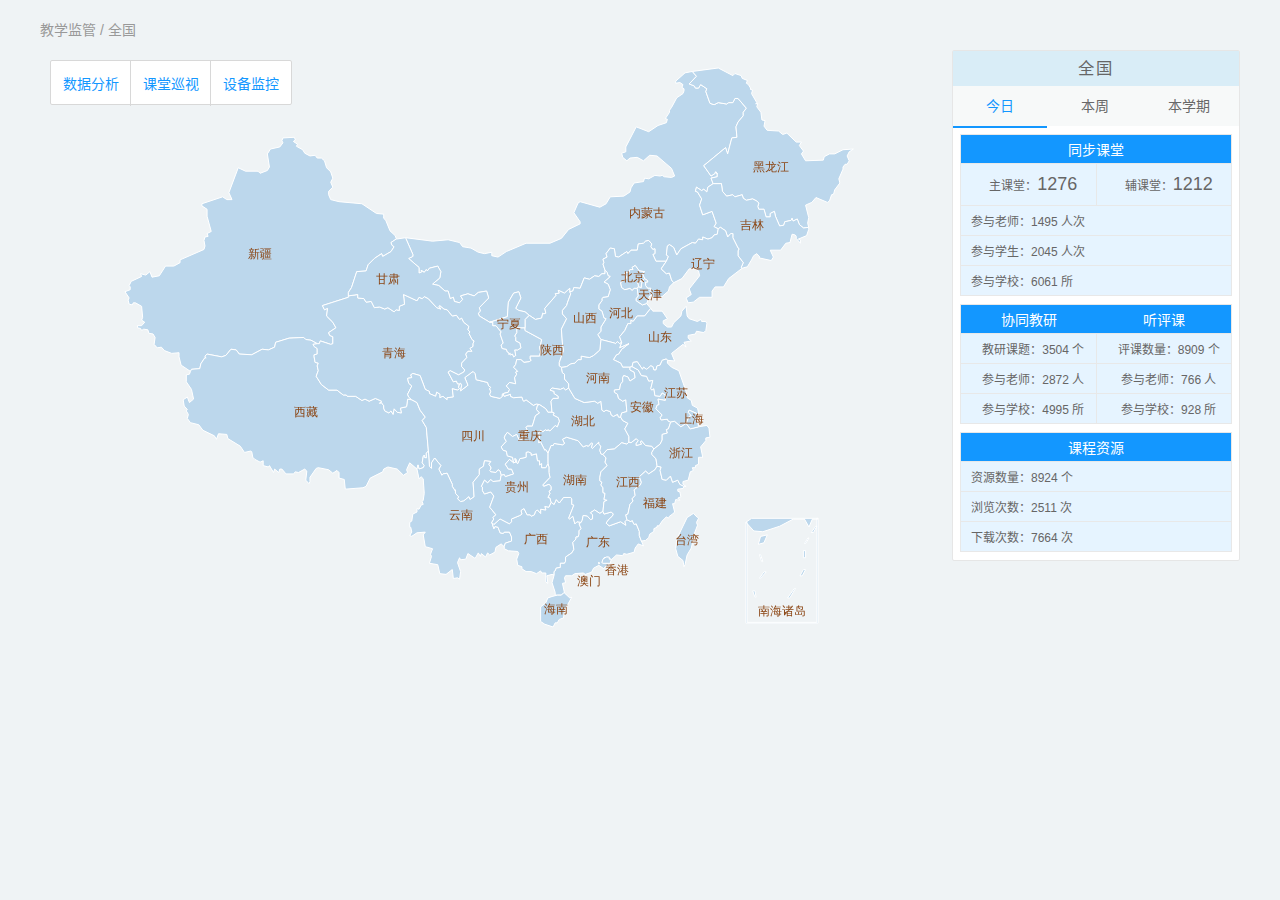
<file: supervise/index.html>
<!DOCTYPE html>
<html lang="zh-CN" ng-app="main">
<head>
    <meta charset="UTF-8">
    <meta http-equiv="X-UA-Compatible" content="IE=edge">
    <meta name="viewport" content="width=device-width, initial-scale=1">
    <title>教学监管</title>
    <meta name="description" content="教育平台"/>
    <meta name="keywords" content="教育平台"/>
    <link rel="stylesheet" href="../css/flat-ui.css">
    <link rel="stylesheet" href="../css/control.css"/>
    <link rel="stylesheet" href="css/supervise.css">
    <script src="../frame/jquery-1.11.3.min.js"></script>
    <script src="../js/common.js"></script>
</head>
<body>

<!--中间内容-->
<div class="supervise_title">
    <span>教学监管</span> /
    <span>全国</span>
</div>
<div class="supervise" style="display: none">
    <!--数据接入-->
    <div class="data-banner" style="display: none">
        <ul>
            <li><a href="#/data">数据分析</a></li>
            <li><a href="#/class">课堂巡视</a></li>
            <li><a href="#/device" >设备监控</a></li>
        </ul>
    </div>
    <div class="map_left">
        <div id="main-box" style="width: 100%; height: 595px;"></div>
    </div>
    <!--右侧选项卡-->
    <div class="map_right">
        <h3 class="bg-info">全国</h3>
        <div class="map_tab">
            <span class="map_span_on">今日</span>
            <span>本周</span>
            <span>本学期</span>
        </div>
        <div class="tab_wrap">
            <!--今日-->
            <div class="tab_content">

            </div>
        </div>
    </div>
    <div id="ng-box"  ng-view ng-cloak></div>
</div>


<!-- ECharts单文件引入 -->
<script src="../frame/echarts/echarts-all.js"></script>
<script src="js/supervise.js"></script>
<script src="js/map.js"></script>



<!-- angular -->
<script src="frame/angular.js"></script>
<script src="frame/angular-route.js"></script>
<script src="js/angular-controller.js"></script>
<script src="../frame/flat-ui.js"></script>
<script src="js/data.js"></script>
</body>
</html>
</file>
<file: css/flat-ui.css>
@font-face {
  font-family: 'Lato';
  src: url('../fonts/lato/lato-black.eot');
  src: url('../fonts/lato/lato-black.eot?#iefix') format('embedded-opentype'), url('../fonts/lato/lato-black.woff') format('woff'), url('../fonts/lato/lato-black.ttf') format('truetype'), url('../fonts/lato/lato-black.svg#latoblack') format('svg');
  font-weight: 900;
  font-style: normal;
}
@font-face {
  font-family: 'Lato';
  src: url('../fonts/lato/lato-bold.eot');
  src: url('../fonts/lato/lato-bold.eot?#iefix') format('embedded-opentype'), url('../fonts/lato/lato-bold.woff') format('woff'), url('../fonts/lato/lato-bold.ttf') format('truetype'), url('../fonts/lato/lato-bold.svg#latobold') format('svg');
  font-weight: bold;
  font-style: normal;
}
@font-face {
  font-family: 'Lato';
  src: url('../fonts/lato/lato-bolditalic.eot');
  src: url('../fonts/lato/lato-bolditalic.eot?#iefix') format('embedded-opentype'), url('../fonts/lato/lato-bolditalic.woff') format('woff'), url('../fonts/lato/lato-bolditalic.ttf') format('truetype'), url('../fonts/lato/lato-bolditalic.svg#latobold-italic') format('svg');
  font-weight: bold;
  font-style: italic;
}
@font-face {
  font-family: 'Lato';
  src: url('../fonts/lato/lato-italic.eot');
  src: url('../fonts/lato/lato-italic.eot?#iefix') format('embedded-opentype'), url('../fonts/lato/lato-italic.woff') format('woff'), url('../fonts/lato/lato-italic.ttf') format('truetype'), url('../fonts/lato/lato-italic.svg#latoitalic') format('svg');
  font-weight: normal;
  font-style: italic;
}
@font-face {
  font-family: 'Lato';
  src: url('../fonts/lato/lato-light.eot');
  src: url('../fonts/lato/lato-light.eot?#iefix') format('embedded-opentype'), url('../fonts/lato/lato-light.woff') format('woff'), url('../fonts/lato/lato-light.ttf') format('truetype'), url('../fonts/lato/lato-light.svg#latolight') format('svg');
  font-weight: 300;
  font-style: normal;
}
@font-face {
  font-family: 'Lato';
  src: url('../fonts/lato/lato-regular.eot');
  src: url('../fonts/lato/lato-regular.eot?#iefix') format('embedded-opentype'), url('../fonts/lato/lato-regular.woff') format('woff'), url('../fonts/lato/lato-regular.ttf') format('truetype'), url('../fonts/lato/lato-regular.svg#latoregular') format('svg');
  font-weight: normal;
  font-style: normal;
}
@font-face {
  font-family: 'Flat-UI-Icons';
  src: url('../fonts/glyphicons/flat-ui-icons-regular.eot');
  src: url('../fonts/glyphicons/flat-ui-icons-regular.eot?#iefix') format('embedded-opentype'), url('../fonts/glyphicons/flat-ui-icons-regular.woff') format('woff'), url('../fonts/glyphicons/flat-ui-icons-regular.ttf') format('truetype'), url('../fonts/glyphicons/flat-ui-icons-regular.svg#flat-ui-icons-regular') format('svg');
}
[class^="fui-"],
[class*="fui-"] {
  font-family: 'Flat-UI-Icons';
  speak: none;
  font-style: normal;
  font-weight: normal;
  font-variant: normal;
  text-transform: none;
  -webkit-font-smoothing: antialiased;
  -moz-osx-font-smoothing: grayscale;
}
.fui-triangle-up:before {
  content: "\e600";
}
.fui-triangle-down:before {
  content: "\e601";
}
.fui-triangle-up-small:before {
  content: "\e602";
}
.fui-triangle-down-small:before {
  content: "\e603";
}
.fui-triangle-left-large:before {
  content: "\e604";
}
.fui-triangle-right-large:before {
  content: "\e605";
}
.fui-arrow-left:before {
  content: "\e606";
}
.fui-arrow-right:before {
  content: "\e607";
}
.fui-plus:before {
  content: "\e608";
}
.fui-cross:before {
  content: "\e609";
}
.fui-check:before {
  content: "\e60a";
}
.fui-radio-unchecked:before {
  content: "\e60b";
}
.fui-radio-checked:before {
  content: "\e60c";
}
.fui-checkbox-unchecked:before {
  content: "\e60d";
}
.fui-checkbox-checked:before {
  content: "\e60e";
}
.fui-info-circle:before {
  content: "\e60f";
}
.fui-alert-circle:before {
  content: "\e610";
}
.fui-question-circle:before {
  content: "\e611";
}
.fui-check-circle:before {
  content: "\e612";
}
.fui-cross-circle:before {
  content: "\e613";
}
.fui-plus-circle:before {
  content: "\e614";
}
.fui-pause:before {
  content: "\e615";
}
.fui-play:before {
  content: "\e616";
}
.fui-volume:before {
  content: "\e617";
}
.fui-mute:before {
  content: "\e618";
}
.fui-resize:before {
  content: "\e619";
}
.fui-list:before {
  content: "\e61a";
}
.fui-list-thumbnailed:before {
  content: "\e61b";
}
.fui-list-small-thumbnails:before {
  content: "\e61c";
}
.fui-list-large-thumbnails:before {
  content: "\e61d";
}
.fui-list-numbered:before {
  content: "\e61e";
}
.fui-list-columned:before {
  content: "\e61f";
}
.fui-list-bulleted:before {
  content: "\e620";
}
.fui-window:before {
  content: "\e621";
}
.fui-windows:before {
  content: "\e622";
}
.fui-loop:before {
  content: "\e623";
}
.fui-cmd:before {
  content: "\e624";
}
.fui-mic:before {
  content: "\e625";
}
.fui-heart:before {
  content: "\e626";
}
.fui-location:before {
  content: "\e627";
}
.fui-new:before {
  content: "\e628";
}
.fui-video:before {
  content: "\e629";
}
.fui-photo:before {
  content: "\e62a";
}
.fui-time:before {
  content: "\e62b";
}
.fui-eye:before {
  content: "\e62c";
}
.fui-chat:before {
  content: "\e62d";
}
.fui-home:before {
  content: "\e62e";
}
.fui-upload:before {
  content: "\e62f";
}
.fui-search:before {
  content: "\e630";
}
.fui-user:before {
  content: "\e631";
}
.fui-mail:before {
  content: "\e632";
}
.fui-lock:before {
  content: "\e633";
}
.fui-power:before {
  content: "\e634";
}
.fui-calendar:before {
  content: "\e635";
}
.fui-gear:before {
  content: "\e636";
}
.fui-bookmark:before {
  content: "\e637";
}
.fui-exit:before {
  content: "\e638";
}
.fui-trash:before {
  content: "\e639";
}
.fui-folder:before {
  content: "\e63a";
}
.fui-bubble:before {
  content: "\e63b";
}
.fui-export:before {
  content: "\e63c";
}
.fui-calendar-solid:before {
  content: "\e63d";
}
.fui-star:before {
  content: "\e63e";
}
.fui-star-2:before {
  content: "\e63f";
}
.fui-credit-card:before {
  content: "\e640";
}
.fui-clip:before {
  content: "\e641";
}
.fui-link:before {
  content: "\e642";
}
.fui-tag:before {
  content: "\e643";
}
.fui-document:before {
  content: "\e644";
}
.fui-image:before {
  content: "\e645";
}
.fui-facebook:before {
  content: "\e646";
}
.fui-youtube:before {
  content: "\e647";
}
.fui-vimeo:before {
  content: "\e648";
}
.fui-twitter:before {
  content: "\e649";
}
.fui-spotify:before {
  content: "\e64a";
}
.fui-skype:before {
  content: "\e64b";
}
.fui-pinterest:before {
  content: "\e64c";
}
.fui-path:before {
  content: "\e64d";
}
.fui-linkedin:before {
  content: "\e64e";
}
.fui-google-plus:before {
  content: "\e64f";
}
.fui-dribbble:before {
  content: "\e650";
}
.fui-behance:before {
  content: "\e651";
}
.fui-stumbleupon:before {
  content: "\e652";
}
.fui-yelp:before {
  content: "\e653";
}
.fui-wordpress:before {
  content: "\e654";
}
.fui-windows-8:before {
  content: "\e655";
}
.fui-vine:before {
  content: "\e656";
}
.fui-tumblr:before {
  content: "\e657";
}
.fui-paypal:before {
  content: "\e658";
}
.fui-lastfm:before {
  content: "\e659";
}
.fui-instagram:before {
  content: "\e65a";
}
.fui-html5:before {
  content: "\e65b";
}
.fui-github:before {
  content: "\e65c";
}
.fui-foursquare:before {
  content: "\e65d";
}
.fui-dropbox:before {
  content: "\e65e";
}
.fui-android:before {
  content: "\e65f";
}
.fui-apple:before {
  content: "\e660";
}
a {
  text-decoration: none;
  -webkit-transition: .25s;
          transition: .25s;
}
a:hover,
a:focus {
  text-decoration: none;
}
a:focus {
  outline: none;
}
.img-rounded {
  border-radius: 2px;
}
.img-thumbnail {
  padding: 4px;
  line-height: 1.72222;
  background-color: #ffffff;
  border: 2px solid #bdc3c7;
  border-radius: 2px;
  -webkit-transition: all 0.25s ease-in-out;
          transition: all 0.25s ease-in-out;
  display: inline-block;
  max-width: 100%;
  height: auto;
}
.img-comment {
  font-size: 15px;
  line-height: 1.2;
  font-style: italic;
  margin: 24px 0;
}

.lead {
  margin-bottom: 30px;
  font-size: 28px;
  line-height: 1.46428571;
  font-weight: 300;
}
@media (min-width: 768px) {
  .lead {
    font-size: 30.006px;
  }
}
.small {
  font-size: 83%;
  line-height: 2.067;
}
.text-muted {
  color: #bdc3c7;
}
.text-inverse {
  color: #ffffff;
}
.text-primary {
  color: #1abc9c;
}
a.text-primary:hover {
  color: #148f77;
}
.text-warning {
  color: #f1c40f;
}
a.text-warning:hover {
  color: #c29d0b;
}
.text-danger {
  color: #e74c3c;
}
a.text-danger:hover {
  color: #d62c1a;
}
.text-success {
  color: #2ecc71;
}
a.text-success:hover {
  color: #25a25a;
}
.text-info {
  color: #3498db;
}
a.text-info:hover {
  color: #217dbb;
}
.bg-primary {
  color: #ffffff;
  background-color: #34495e;
}
a.bg-primary:hover {
  background-color: #222f3d;
}
.bg-success {
  background-color: #dff0d8;
}
a.bg-success:hover {
  background-color: #c1e2b3;
}
.bg-info {
  background-color: #d9edf7;
}
a.bg-info:hover {
  background-color: #afd9ee;
}
.bg-warning {
  background-color: #fcf8e3;
}
a.bg-warning:hover {
  background-color: #f7ecb5;
}
.bg-danger {
  background-color: #f2dede;
}
a.bg-danger:hover {
  background-color: #e4b9b9;
}
.page-header {
  padding-bottom: 14px;
  margin: 60px 0 30px;
  border-bottom: 2px solid #e7e9ec;
}
ul,
ol {
  margin-bottom: 15px;
}
dl {
  margin-bottom: 30px;
}
dt,
dd {
  line-height: 1.72222;
}
@media (min-width: 768px) {
  .dl-horizontal dt {
    width: 160px;
  }
  .dl-horizontal dd {
    margin-left: 180px;
  }
}
abbr[title],
abbr[data-original-title] {
  border-bottom: 1px dotted #bdc3c7;
}
blockquote {
  border-left: 3px solid #e7e9ec;
  padding: 0 0 0 16px;
  margin: 0 0 30px;
}
blockquote p {
  font-size: 20px;
  line-height: 1.55;
  font-weight: normal;
  margin-bottom: .4em;
}
blockquote small,
blockquote .small {
  font-size: 18px;
  line-height: 1.72222;
  font-style: italic;
  color: inherit;
}
blockquote small:before,
blockquote .small:before {
  content: "";
}
blockquote.pull-right {
  padding-right: 16px;
  padding-left: 0;
  border-right: 3px solid #e7e9ec;
  border-left: 0;
}
blockquote.pull-right small:after {
  content: "";
}
address {
  margin-bottom: 30px;
  line-height: 1.72222;
}
sub,
sup {
  font-size: 70%;
}
code,
kbd,
pre,
samp {
  font-family: Monaco, Menlo, Consolas, "Courier New", monospace;
}
code {
  padding: 2px 6px;
  font-size: 85%;
  color: #c7254e;
  background-color: #f9f2f4;
  border-radius: 2px;
}
kbd {
  padding: 2px 6px;
  font-size: 85%;
  color: #ffffff;
  background-color: #34495e;
  border-radius: 2px;
  box-shadow: none;
}
pre {
  padding: 8px;
  margin: 0 0 15px;
  font-size: 13px;
  line-height: 1.72222;
  color: inherit;
  background-color: #ffffff;
  border: 2px solid #e7e9ec;
  border-radius: 2px;
  white-space: pre;
}
.pre-scrollable {
  max-height: 340px;
}
.thumbnail {
  display: block;
  padding: 4px;
  margin-bottom: 5px;
  line-height: 1.72222;
  background-color: #ffffff;
  border: 2px solid #bdc3c7;
  border-radius: 2px;
  -webkit-transition: border 0.25s ease-in-out;
          transition: border 0.25s ease-in-out;
}
.thumbnail > img,
.thumbnail a > img {
  display: block;
  max-width: 100%;
  height: auto;
  margin-left: auto;
  margin-right: auto;
}
a.thumbnail:hover,
a.thumbnail:focus,
a.thumbnail.active {
  border-color: #16a085;
}
.thumbnail .caption {
  padding: 9px;
  color: #34495e;
}
.btn {
  border: none;
  font-size: 15px;
  font-weight: normal;
  line-height: 1.4;
  border-radius: 2px;
  padding: 10px 15px;
  -webkit-font-smoothing: subpixel-antialiased;
  -webkit-transition: border 0.25s linear, color 0.25s linear, background-color 0.25s linear;
          transition: border 0.25s linear, color 0.25s linear, background-color 0.25s linear;
}
.btn:hover,
.btn:focus {
  outline: none;
  color: #ffffff;
}
.btn:active,
.btn.active {
  outline: none;
  box-shadow: none;
}
.btn:focus:active {
  outline: none;
}
.btn.disabled,
.btn[disabled],
fieldset[disabled] .btn {
  background-color: #bdc3c7;
  color: rgba(255, 255, 255, 0.75);
  opacity: 0.7;
  filter: alpha(opacity=70);
  cursor: not-allowed;
}
.btn [class^="fui-"] {
  margin: 0 1px;
  position: relative;
  line-height: 1;
  top: 1px;
}
.btn-xs.btn [class^="fui-"] {
  font-size: 11px;
  top: 0;
}
.btn-hg.btn [class^="fui-"] {
  top: 2px;
}
.btn-default {
  color: #ffffff;
  background-color: #bdc3c7;
}
.btn-default:hover,
.btn-default.hover,
.btn-default:focus,
.btn-default:active,
.btn-default.active,
.open > .dropdown-toggle.btn-default {
  color: #ffffff;
  background-color: #cacfd2;
  border-color: #cacfd2;
}
.btn-default:active,
.btn-default.active,
.open > .dropdown-toggle.btn-default {
  background: #a1a6a9;
  border-color: #a1a6a9;
}
.btn-default.disabled,
.btn-default[disabled],
fieldset[disabled] .btn-default,
.btn-default.disabled:hover,
.btn-default[disabled]:hover,
fieldset[disabled] .btn-default:hover,
.btn-default.disabled.hover,
.btn-default[disabled].hover,
fieldset[disabled] .btn-default.hover,
.btn-default.disabled:focus,
.btn-default[disabled]:focus,
fieldset[disabled] .btn-default:focus,
.btn-default.disabled:active,
.btn-default[disabled]:active,
fieldset[disabled] .btn-default:active,
.btn-default.disabled.active,
.btn-default[disabled].active,
fieldset[disabled] .btn-default.active {
  background-color: #bdc3c7;
  border-color: #bdc3c7;
}
.btn-default .badge {
  color: #bdc3c7;
  background-color: #ffffff;
}
.btn-primary {
  color: #ffffff;
  background-color: #1abc9c;
}
.btn-primary:hover,
.btn-primary.hover,
.btn-primary:focus,
.btn-primary:active,
.btn-primary.active,
.open > .dropdown-toggle.btn-primary {
  color: #ffffff;
  background-color: #48c9b0;
  border-color: #48c9b0;
}
.btn-primary:active,
.btn-primary.active,
.open > .dropdown-toggle.btn-primary {
  background: #16a085;
  border-color: #16a085;
}
.btn-primary.disabled,
.btn-primary[disabled],
fieldset[disabled] .btn-primary,
.btn-primary.disabled:hover,
.btn-primary[disabled]:hover,
fieldset[disabled] .btn-primary:hover,
.btn-primary.disabled.hover,
.btn-primary[disabled].hover,
fieldset[disabled] .btn-primary.hover,
.btn-primary.disabled:focus,
.btn-primary[disabled]:focus,
fieldset[disabled] .btn-primary:focus,
.btn-primary.disabled:active,
.btn-primary[disabled]:active,
fieldset[disabled] .btn-primary:active,
.btn-primary.disabled.active,
.btn-primary[disabled].active,
fieldset[disabled] .btn-primary.active {
  background-color: #bdc3c7;
  border-color: #1abc9c;
}
.btn-primary .badge {
  color: #1abc9c;
  background-color: #ffffff;
}
.btn-info {
  color: #ffffff;
  background-color: #3498db;
}
.btn-info:hover,
.btn-info.hover,
.btn-info:focus,
.btn-info:active,
.btn-info.active,
.open > .dropdown-toggle.btn-info {
  color: #ffffff;
  background-color: #5dade2;
  border-color: #5dade2;
}
.btn-info:active,
.btn-info.active,
.open > .dropdown-toggle.btn-info {
  background: #2c81ba;
  border-color: #2c81ba;
}
.btn-info.disabled,
.btn-info[disabled],
fieldset[disabled] .btn-info,
.btn-info.disabled:hover,
.btn-info[disabled]:hover,
fieldset[disabled] .btn-info:hover,
.btn-info.disabled.hover,
.btn-info[disabled].hover,
fieldset[disabled] .btn-info.hover,
.btn-info.disabled:focus,
.btn-info[disabled]:focus,
fieldset[disabled] .btn-info:focus,
.btn-info.disabled:active,
.btn-info[disabled]:active,
fieldset[disabled] .btn-info:active,
.btn-info.disabled.active,
.btn-info[disabled].active,
fieldset[disabled] .btn-info.active {
  background-color: #bdc3c7;
  border-color: #3498db;
}
.btn-info .badge {
  color: #3498db;
  background-color: #ffffff;
}
.btn-danger {
  color: #ffffff;
  background-color: #e74c3c;
}
.btn-danger:hover,
.btn-danger.hover,
.btn-danger:focus,
.btn-danger:active,
.btn-danger.active,
.open > .dropdown-toggle.btn-danger {
  color: #ffffff;
  background-color: #ec7063;
  border-color: #ec7063;
}
.btn-danger:active,
.btn-danger.active,
.open > .dropdown-toggle.btn-danger {
  background: #c44133;
  border-color: #c44133;
}
.btn-danger.disabled,
.btn-danger[disabled],
fieldset[disabled] .btn-danger,
.btn-danger.disabled:hover,
.btn-danger[disabled]:hover,
fieldset[disabled] .btn-danger:hover,
.btn-danger.disabled.hover,
.btn-danger[disabled].hover,
fieldset[disabled] .btn-danger.hover,
.btn-danger.disabled:focus,
.btn-danger[disabled]:focus,
fieldset[disabled] .btn-danger:focus,
.btn-danger.disabled:active,
.btn-danger[disabled]:active,
fieldset[disabled] .btn-danger:active,
.btn-danger.disabled.active,
.btn-danger[disabled].active,
fieldset[disabled] .btn-danger.active {
  background-color: #bdc3c7;
  border-color: #e74c3c;
}
.btn-danger .badge {
  color: #e74c3c;
  background-color: #ffffff;
}
.btn-success {
  color: #ffffff;
  background-color: #2ecc71;
}
.btn-success:hover,
.btn-success.hover,
.btn-success:focus,
.btn-success:active,
.btn-success.active,
.open > .dropdown-toggle.btn-success {
  color: #ffffff;
  background-color: #58d68d;
  border-color: #58d68d;
}
.btn-success:active,
.btn-success.active,
.open > .dropdown-toggle.btn-success {
  background: #27ad60;
  border-color: #27ad60;
}
.btn-success.disabled,
.btn-success[disabled],
fieldset[disabled] .btn-success,
.btn-success.disabled:hover,
.btn-success[disabled]:hover,
fieldset[disabled] .btn-success:hover,
.btn-success.disabled.hover,
.btn-success[disabled].hover,
fieldset[disabled] .btn-success.hover,
.btn-success.disabled:focus,
.btn-success[disabled]:focus,
fieldset[disabled] .btn-success:focus,
.btn-success.disabled:active,
.btn-success[disabled]:active,
fieldset[disabled] .btn-success:active,
.btn-success.disabled.active,
.btn-success[disabled].active,
fieldset[disabled] .btn-success.active {
  background-color: #bdc3c7;
  border-color: #2ecc71;
}
.btn-success .badge {
  color: #2ecc71;
  background-color: #ffffff;
}
.btn-warning {
  color: #1397ff;
  background-color: transparent;
  border:1px solid #1397ff;
  height: 34px;
  line-height: 32px;
  width: 80px;
  padding: 0;
  text-align: center;
  display: inline-block;
}
.btn-warning:hover,
.btn-warning.hover,
.btn-warning:focus,
.btn-warning:active,
.btn-warning.active,
.open > .dropdown-toggle.btn-warning {
  color: #ffffff;
  background-color: #1397ff;
}
.btn-warning:active,
.btn-warning.active,
.open > .dropdown-toggle.btn-warning {
  background: #cda70d;
  border-color: #cda70d;
}
.btn-warning.disabled,
.btn-warning[disabled],
fieldset[disabled] .btn-warning,
.btn-warning.disabled:hover,
.btn-warning[disabled]:hover,
fieldset[disabled] .btn-warning:hover,
.btn-warning.disabled.hover,
.btn-warning[disabled].hover,
fieldset[disabled] .btn-warning.hover,
.btn-warning.disabled:focus,
.btn-warning[disabled]:focus,
fieldset[disabled] .btn-warning:focus,
.btn-warning.disabled:active,
.btn-warning[disabled]:active,
fieldset[disabled] .btn-warning:active,
.btn-warning.disabled.active,
.btn-warning[disabled].active,
fieldset[disabled] .btn-warning.active {
  background-color: #bdc3c7;
  border-color: #f1c40f;
}
.btn-warning .badge {
  color: #f1c40f;
  background-color: #ffffff;
}
.btn-inverse {
  color: #fff;
  background-color: #fd6734;
  border:1px solid #fd6734;
  height: 42px;
  line-height: 40px;
  width: 90px;
  padding: 0;
  text-align: center;
  display: inline-block;
}

.btn-return-list {
  color: #fff;
  background-color: #BBBBBB;
  border:1px solid #BBBBBB;
  height: 42px;
  line-height: 40px;
  width: 90px;
  padding: 0;
  text-align: center;
  display: inline-block;
}

.btn-inverse:hover,
.btn-inverse.hover,
.btn-inverse:focus,
.btn-inverse:active,
.btn-inverse.active,
.open > .dropdown-toggle.btn-inverse {
  background-color: #fd6734;
  border-color: #fd6734;
}
.btn-inverse:active,
.btn-inverse.active,
.open > .dropdown-toggle.btn-inverse {
  background: #2c3e50;
  border-color: #2c3e50;
}
.btn-inverse.disabled,
.btn-inverse[disabled],
fieldset[disabled] .btn-inverse,
.btn-inverse.disabled:hover,
.btn-inverse[disabled]:hover,
fieldset[disabled] .btn-inverse:hover,
.btn-inverse.disabled.hover,
.btn-inverse[disabled].hover,
fieldset[disabled] .btn-inverse.hover,
.btn-inverse.disabled:focus,
.btn-inverse[disabled]:focus,
fieldset[disabled] .btn-inverse:focus,
.btn-inverse.disabled:active,
.btn-inverse[disabled]:active,
fieldset[disabled] .btn-inverse:active,
.btn-inverse.disabled.active,
.btn-inverse[disabled].active,
fieldset[disabled] .btn-inverse.active {
  background-color: #bdc3c7;
  border-color: #34495e;
}
.btn-inverse .badge {
  color: #34495e;
  background-color: #ffffff;
}
.btn-embossed {
  box-shadow: inset 0 -2px 0 rgba(0, 0, 0, 0.15);
}
.btn-embossed.active,
.btn-embossed:active {
  box-shadow: inset 0 2px 0 rgba(0, 0, 0, 0.15);
}
.btn-wide {
  min-width: 140px;
  padding-left: 30px;
  padding-right: 30px;
}
.btn-link {
  color: #16a085;
}
.btn-link:hover,
.btn-link:focus {
  color: #1abc9c;
  text-decoration: underline;
  background-color: transparent;
}
.btn-link[disabled]:hover,
fieldset[disabled] .btn-link:hover,
.btn-link[disabled]:focus,
fieldset[disabled] .btn-link:focus {
  color: #bdc3c7;
  text-decoration: none;
}
.btn-hg,
.btn-group-hg > .btn {
  padding: 13px 20px;
  font-size: 22px;
  line-height: 1.227;
  border-radius: 2px;
}
.btn-lg,
.btn-group-lg > .btn {
  padding: 10px 19px;
  font-size: 17px;
  line-height: 1.471;
  border-radius: 2px;
}
.btn-sm,
.btn-group-sm > .btn {
  padding: 9px 13px;
  font-size: 13px;
  line-height: 1.385;
  border-radius: 2px;
}
.btn-xs,
.btn-group-xs > .btn {
  padding: 6px 9px;
  font-size: 12px;
  line-height: 1.083;
  border-radius: 3px;
}
.btn-tip {
  font-weight: 300;
  padding-left: 10px;
  font-size: 92%;
}
.btn-block {
  white-space: normal;
}
[class*="btn-social-"] {
  padding: 10px 15px;
  font-size: 13px;
  line-height: 1.077;
  border-radius: 2px;
}
.btn-social-pinterest {
  color: #ffffff;
  background-color: #cb2028;
}
.btn-social-pinterest:hover,
.btn-social-pinterest:focus {
  background-color: #d54d53;
}
.btn-social-pinterest:active,
.btn-social-pinterest.active {
  background-color: #ad1b22;
}
.btn-social-linkedin {
  color: #ffffff;
  background-color: #0072b5;
}
.btn-social-linkedin:hover,
.btn-social-linkedin:focus {
  background-color: #338ec4;
}
.btn-social-linkedin:active,
.btn-social-linkedin.active {
  background-color: #00619a;
}
.btn-social-stumbleupon {
  color: #ffffff;
  background-color: #ed4a13;
}
.btn-social-stumbleupon:hover,
.btn-social-stumbleupon:focus {
  background-color: #f16e42;
}
.btn-social-stumbleupon:active,
.btn-social-stumbleupon.active {
  background-color: #c93f10;
}
.btn-social-googleplus {
  color: #ffffff;
  background-color: #2d2d2d;
}
.btn-social-googleplus:hover,
.btn-social-googleplus:focus {
  background-color: #575757;
}
.btn-social-googleplus:active,
.btn-social-googleplus.active {
  background-color: #262626;
}
.btn-social-facebook {
  color: #ffffff;
  background-color: #2f4b93;
}
.btn-social-facebook:hover,
.btn-social-facebook:focus {
  background-color: #596fa9;
}
.btn-social-facebook:active,
.btn-social-facebook.active {
  background-color: #28407d;
}
.btn-social-twitter {
  color: #ffffff;
  background-color: #00bdef;
}
.btn-social-twitter:hover,
.btn-social-twitter:focus {
  background-color: #33caf2;
}
.btn-social-twitter:active,
.btn-social-twitter.active {
  background-color: #00a1cb;
}
.btn-group > .btn + .btn {
  margin-left: 0;
}
.btn-group > .btn + .dropdown-toggle {
  border-left: 2px solid rgba(52, 73, 94, 0.15);
  padding: 10px 12px;
}
.btn-group > .btn + .dropdown-toggle .caret {
  margin-left: 3px;
  margin-right: 3px;
}
.btn-group > .btn.btn-gh + .dropdown-toggle .caret {
  margin-left: 7px;
  margin-right: 7px;
}
.btn-group > .btn.btn-sm + .dropdown-toggle .caret {
  margin-left: 0;
  margin-right: 0;
}
.dropdown-toggle .caret {
  margin-left: 8px;
}
.btn-group-xs > .btn + .dropdown-toggle {
  padding: 6px 9px;
}
.btn-group-sm > .btn + .dropdown-toggle {
  padding: 9px 13px;
}
.btn-group-lg > .btn + .dropdown-toggle {
  padding: 10px 19px;
}
.btn-group-hg > .btn + .dropdown-toggle {
  padding: 13px 20px;
}
.btn-xs .caret {
  border-width: 6px 4px 0;
  border-bottom-width: 0;
}
.btn-lg .caret {
  border-width: 8px 6px 0;
  border-bottom-width: 0;
}
.dropup .btn-lg .caret {
  border-width: 0 6px 8px;
}
.dropup .btn-xs .caret {
  border-width: 0 4px 6px;
}
.btn-group > .btn,
.btn-group > .dropdown-menu,
.btn-group > .popover {
  font-weight: 400;
}
.btn-group:focus .dropdown-toggle {
  outline: none;
  -webkit-transition: .25s;
          transition: .25s;
}
.btn-group.open .dropdown-toggle {
  color: rgba(255, 255, 255, 0.75);
  box-shadow: none;
}
.btn-toolbar .btn.active {
  color: #ffffff;
}
.btn-toolbar .btn > [class^="fui-"] {
  font-size: 16px;
  margin: 0 1px;
}
legend {
  display: block;
  width: 100%;
  padding: 0;
  margin-bottom: 30px / 2;
  font-size: 24px;
  line-height: inherit;
  color: inherit;
  border-bottom: none;
}
textarea {
  font-size: 20px;
  line-height: 24px;
  padding: 5px 11px;
}
input[type="search"] {
  -webkit-appearance: none !important;
}
label {
  font-weight: normal;
  font-size: 15px;
  line-height: 2.3;
}
.form-control::-moz-placeholder,
.select2-search input[type="text"]::-moz-placeholder {
  color: #b2bcc5;
  opacity: 1;
}
.form-control:-ms-input-placeholder,
.select2-search input[type="text"]:-ms-input-placeholder {
  color: #b2bcc5;
}
.form-control::-webkit-input-placeholder,
.select2-search input[type="text"]::-webkit-input-placeholder {
  color: #b2bcc5;
}
.form-control,
.select2-search input[type="text"] {
  border: 1px solid #e5e5e5;
  color: #34495e;
  font-family: "Arial", "Microsoft YaHei", "黑体", "宋体","Lato", Helvetica, sans-serif;
  font-size: 15px;
  line-height: 1.467;
  padding: 4px 12px;
  height: 34px;
  border-radius: 2px;
  box-shadow: none;
  -webkit-transition: border 0.25s linear, color 0.25s linear, background-color 0.25s linear;
          transition: border 0.25s linear, color 0.25s linear, background-color 0.25s linear;
}
textarea.form-control {
  height: auto;
}
.form-group.focus .form-control,
.form-control:focus,
.form-group.focus .select2-search input[type="text"],
.select2-search input[type="text"]:focus {
  border-color: #1397ff;
  outline: 0;
  box-shadow: none;
}
.form-control[disabled],
.form-control[readonly],
fieldset[disabled] .form-control,
.select2-search input[type="text"][disabled],
.select2-search input[type="text"][readonly],
fieldset[disabled] .select2-search input[type="text"] {
  background-color: #f4f6f6;
  border-color: #d5dbdb;
  color: #d5dbdb;
  cursor: default;
  opacity: 0.7;
  filter: alpha(opacity=70);
}
.form-control.flat,
.select2-search input[type="text"].flat {
  border-color: transparent;
}
.form-control.flat:hover,
.select2-search input[type="text"].flat:hover {
  border-color: #bdc3c7;
}
.form-control.flat:focus,
.select2-search input[type="text"].flat:focus {
  border-color: #1abc9c;
}
.input-sm,
.form-group-sm .form-control,
.form-group-sm .select2-search input[type="text"],
.select2-search input[type="text"] {
  height: 35px;
  padding: 6px 10px;
  font-size: 13px;
  line-height: 1.462;
  border-radius: 2px;
}
select.input-sm,
select.form-group-sm .form-control,
select.form-group-sm .select2-search input[type="text"],
select.select2-search input[type="text"] {
  height: 35px;
  line-height: 35px;
}
textarea.input-sm,
textarea.form-group-sm .form-control,
select[multiple].input-sm,
select[multiple].form-group-sm .form-control,
textarea.form-group-sm .select2-search input[type="text"],
select[multiple].form-group-sm .select2-search input[type="text"],
textarea.select2-search input[type="text"],
select[multiple].select2-search input[type="text"] {
  height: auto;
}
.input-lg,
.form-group-lg .form-control,
.form-group-lg .select2-search input[type="text"] {
  height: 45px;

  padding: 10px 15px;
  font-size: 17px;
  line-height: 1.235;
  border-radius: 2px;
}
select.input-lg,
select.form-group-lg .form-control,
select.form-group-lg .select2-search input[type="text"] {
  height: 45px;
  line-height: 45px;
}
textarea.input-lg,
textarea.form-group-lg .form-control,
select[multiple].input-lg,
select[multiple].form-group-lg .form-control,
textarea.form-group-lg .select2-search input[type="text"],
select[multiple].form-group-lg .select2-search input[type="text"] {
  height: auto;
}
.input-hg,
.form-group-hg .form-control,
.form-horizontal .form-group-hg .form-control,
.form-group-hg .select2-search input[type="text"],
.form-horizontal .form-group-hg .select2-search input[type="text"] {
  height: 53px;
  padding: 10px 16px;
  font-size: 22px;
  line-height: 1.318;
  border-radius: 2px;
}
select.input-hg,
select.form-group-hg .form-control,
select.form-group-hg .select2-search input[type="text"] {
  height: 53px;
  line-height: 53px;
}
textarea.input-hg,
textarea.form-group-hg .form-control,
select[multiple].input-hg,
select[multiple].form-group-hg .form-control,
textarea.form-group-hg .select2-search input[type="text"],
select[multiple].form-group-hg .select2-search input[type="text"] {
  height: auto;
}
.form-control-feedback {
  position: absolute;
  top: 2px;
  right: 2px;
  margin-top: 1px;
  line-height: 36px;
  font-size: 17px;
  color: #b2bcc5;
  background-color: transparent;
  padding: 0 12px 0 0;
  border-radius: 2px;
  pointer-events: none;
}
.input-hg + .form-control-feedback,
.control-feedback-hg {
  font-size: 20px;
  line-height: 48px;
  padding-right: 16px;
  width: auto;
  height: 48px;
}
.input-lg + .form-control-feedback,
.control-feedback-lg {
  font-size: 18px;
  line-height: 40px;
  width: auto;
  height: 40px;
  padding-right: 15px;
}
.input-sm + .form-control-feedback,
.control-feedback-sm,
.select2-search input[type="text"] + .form-control-feedback {
  line-height: 29px;
  height: 29px;
  width: auto;
  padding-right: 10px;
}
.has-success .help-block,
.has-success .control-label,
.has-success .radio,
.has-success .checkbox,
.has-success .radio-inline,
.has-success .checkbox-inline {
  color: #2ecc71;
}
.has-success .form-control,
.has-success .select2-search input[type="text"] {
  color: #2ecc71;
  border-color: #2ecc71;
  box-shadow: none;
}
.has-success .form-control::-moz-placeholder,
.has-success .select2-search input[type="text"]::-moz-placeholder {
  color: #2ecc71;
  opacity: 1;
}
.has-success .form-control:-ms-input-placeholder,
.has-success .select2-search input[type="text"]:-ms-input-placeholder {
  color: #2ecc71;
}
.has-success .form-control::-webkit-input-placeholder,
.has-success .select2-search input[type="text"]::-webkit-input-placeholder {
  color: #2ecc71;
}
.has-success .form-control:focus,
.has-success .select2-search input[type="text"]:focus {
  border-color: #2ecc71;
  box-shadow: none;
}
.has-success .input-group-addon {
  color: #2ecc71;
  border-color: #2ecc71;
  background-color: #ffffff;
}
.has-success .form-control-feedback {
  color: #2ecc71;
}
.has-warning .help-block,
.has-warning .control-label,
.has-warning .radio,
.has-warning .checkbox,
.has-warning .radio-inline,
.has-warning .checkbox-inline {
  color: #f1c40f;
}
.has-warning .form-control,
.has-warning .select2-search input[type="text"] {
  color: #f1c40f;
  border-color: #f1c40f;
  box-shadow: none;
}
.has-warning .form-control::-moz-placeholder,
.has-warning .select2-search input[type="text"]::-moz-placeholder {
  color: #f1c40f;
  opacity: 1;
}
.has-warning .form-control:-ms-input-placeholder,
.has-warning .select2-search input[type="text"]:-ms-input-placeholder {
  color: #f1c40f;
}
.has-warning .form-control::-webkit-input-placeholder,
.has-warning .select2-search input[type="text"]::-webkit-input-placeholder {
  color: #f1c40f;
}
.has-warning .form-control:focus,
.has-warning .select2-search input[type="text"]:focus {
  border-color: #f1c40f;
  box-shadow: none;
}
.has-warning .input-group-addon {
  color: #f1c40f;
  border-color: #f1c40f;
  background-color: #ffffff;
}
.has-warning .form-control-feedback {
  color: #f1c40f;
}
.has-error .help-block,
.has-error .control-label,
.has-error .radio,
.has-error .checkbox,
.has-error .radio-inline,
.has-error .checkbox-inline {
  color: #e74c3c;
}
.has-error .form-control,
.has-error .select2-search input[type="text"] {
  color: #e74c3c;
  border-color: #e74c3c;
  box-shadow: none;
}
.has-error .form-control::-moz-placeholder,
.has-error .select2-search input[type="text"]::-moz-placeholder {
  color: #e74c3c;
  opacity: 1;
}
.has-error .form-control:-ms-input-placeholder,
.has-error .select2-search input[type="text"]:-ms-input-placeholder {
  color: #e74c3c;
}
.has-error .form-control::-webkit-input-placeholder,
.has-error .select2-search input[type="text"]::-webkit-input-placeholder {
  color: #e74c3c;
}
.has-error .form-control:focus,
.has-error .select2-search input[type="text"]:focus {
  border-color: #e74c3c;
  box-shadow: none;
}
.has-error .input-group-addon {
  color: #e74c3c;
  border-color: #e74c3c;
  background-color: #ffffff;
}
.has-error .form-control-feedback {
  color: #e74c3c;
}
.form-control[disabled] + .form-control-feedback,
.form-control[readonly] + .form-control-feedback,
fieldset[disabled] .form-control + .form-control-feedback,
.form-control.disabled + .form-control-feedback,
.select2-search input[type="text"][disabled] + .form-control-feedback,
.select2-search input[type="text"][readonly] + .form-control-feedback,
fieldset[disabled] .select2-search input[type="text"] + .form-control-feedback,
.select2-search input[type="text"].disabled + .form-control-feedback {
  cursor: not-allowed;
  color: #d5dbdb;
  background-color: transparent;
  opacity: 0.7;
  filter: alpha(opacity=70);
}
.help-block {
  font-size: 14px;
  margin-bottom: 5px;
  color: #6b7a88;
}
.form-group {
  position: relative;
  margin-bottom: 20px;
}
.form-horizontal .radio,
.form-horizontal .checkbox,
.form-horizontal .radio-inline,
.form-horizontal .checkbox-inline {
  margin-top: 0;
  margin-bottom: 0;
  padding-top: 0;
}
@media (min-width: 768px) {
  .form-horizontal .control-label {
    padding-top: 3px;
    padding-bottom: 3px;
  }
}
.form-horizontal .form-group {
  margin-left: -15px;
  margin-right: -15px;
}
.form-horizontal .form-control-static {
  padding-top: 6px;
  padding-bottom: 6px;
}
@media (min-width: 768px) {
  .form-horizontal .form-group-hg .control-label {
    font-size: 22px;
    padding-top: 2px;
    padding-bottom: 0;
  }
}
@media (min-width: 768px) {
  .form-horizontal .form-group-lg .control-label {
    font-size: 17px;
    padding-top: 3px;
    padding-bottom: 2px;
  }
}
@media (min-width: 768px) {
  .form-horizontal .form-group-sm .control-label {
    font-size: 13px;
    padding-top: 2px;
    padding-bottom: 2px;
  }
}
.input-group .form-control,
.input-group .select2-search input[type="text"] {
  position: static;
}
.input-group-hg > .form-control,
.input-group-hg > .input-group-addon,
.input-group-hg > .input-group-btn > .btn,
.input-group-hg > .select2-search input[type="text"] {
  height: 53px;
  padding: 10px 16px;
  font-size: 22px;
  line-height: 1.318;
  border-radius: 2px;
}
select.input-group-hg > .form-control,
select.input-group-hg > .input-group-addon,
select.input-group-hg > .input-group-btn > .btn,
select.input-group-hg > .select2-search input[type="text"] {
  height: 53px;
  line-height: 53px;
}
textarea.input-group-hg > .form-control,
textarea.input-group-hg > .input-group-addon,
textarea.input-group-hg > .input-group-btn > .btn,
select[multiple].input-group-hg > .form-control,
select[multiple].input-group-hg > .input-group-addon,
select[multiple].input-group-hg > .input-group-btn > .btn,
textarea.input-group-hg > .select2-search input[type="text"],
select[multiple].input-group-hg > .select2-search input[type="text"] {
  height: auto;
}
.input-group-lg > .form-control,
.input-group-lg > .input-group-addon,
.input-group-lg > .input-group-btn > .btn,
.input-group-lg > .select2-search input[type="text"] {
  height: 45px;
  padding: 10px 15px;
  font-size: 17px;
  line-height: 1.235;
  border-radius: 2px;
}
select.input-group-lg > .form-control,
select.input-group-lg > .input-group-addon,
select.input-group-lg > .input-group-btn > .btn,
select.input-group-lg > .select2-search input[type="text"] {
  height: 45px;
  line-height: 45px;
}
textarea.input-group-lg > .form-control,
textarea.input-group-lg > .input-group-addon,
textarea.input-group-lg > .input-group-btn > .btn,
select[multiple].input-group-lg > .form-control,
select[multiple].input-group-lg > .input-group-addon,
select[multiple].input-group-lg > .input-group-btn > .btn,
textarea.input-group-lg > .select2-search input[type="text"],
select[multiple].input-group-lg > .select2-search input[type="text"] {
  height: auto;
}
.input-group-sm > .form-control,
.input-group-sm > .input-group-addon,
.input-group-sm > .input-group-btn > .btn,
.input-group-sm > .select2-search input[type="text"] {
  height: 35px;
  padding: 6px 10px;
  font-size: 13px;
  line-height: 1.462;
  border-radius: 2px;
}
select.input-group-sm > .form-control,
select.input-group-sm > .input-group-addon,
select.input-group-sm > .input-group-btn > .btn,
select.input-group-sm > .select2-search input[type="text"] {
  height: 35px;
  line-height: 35px;
}
textarea.input-group-sm > .form-control,
textarea.input-group-sm > .input-group-addon,
textarea.input-group-sm > .input-group-btn > .btn,
select[multiple].input-group-sm > .form-control,
select[multiple].input-group-sm > .input-group-addon,
select[multiple].input-group-sm > .input-group-btn > .btn,
textarea.input-group-sm > .select2-search input[type="text"],
select[multiple].input-group-sm > .select2-search input[type="text"] {
  height: auto;
}
.input-group-addon {
  padding: 10px 12px;
  font-size: 15px;
  color: #ffffff;
  text-align: center;
  background-color: #bdc3c7;
  border: 2px solid #bdc3c7;
  border-radius: 2px;
  -webkit-transition: border 0.25s linear, color 0.25s linear, background-color 0.25s linear;
          transition: border 0.25s linear, color 0.25s linear, background-color 0.25s linear;
}
.input-group-hg .input-group-addon,
.input-group-lg .input-group-addon,
.input-group-sm .input-group-addon {
  line-height: 1;
}
.input-group .form-control:first-child,
.input-group-addon:first-child,
.input-group-btn:first-child > .btn,
.input-group-btn:first-child > .dropdown-toggle,
.input-group-btn:last-child > .btn:not(:last-child):not(.dropdown-toggle),
.input-group .select2-search input[type="text"]:first-child {
  border-bottom-right-radius: 0;
  border-top-right-radius: 0;
}
.input-group .form-control:last-child,
.input-group-addon:last-child,
.input-group-btn:last-child > .btn,
.input-group-btn:last-child > .dropdown-toggle,
.input-group-btn:first-child > .btn:not(:first-child),
.input-group .select2-search input[type="text"]:last-child {
  border-bottom-left-radius: 0;
  border-top-left-radius: 0;
}
.form-group.focus .input-group-addon,
.input-group.focus .input-group-addon {
  background-color: #1abc9c;
  border-color: #1abc9c;
}
.form-group.focus .input-group-btn > .btn-default + .btn-default,
.input-group.focus .input-group-btn > .btn-default + .btn-default {
  border-left-color: #16a085;
}
.form-group.focus .input-group-btn .btn,
.input-group.focus .input-group-btn .btn {
  border-color: #1abc9c;
  background-color: #ffffff;
  color: #1abc9c;
}
.form-group.focus .input-group-btn .btn-default,
.input-group.focus .input-group-btn .btn-default {
  color: #ffffff;
  background-color: #1abc9c;
}
.form-group.focus .input-group-btn .btn-default:hover,
.input-group.focus .input-group-btn .btn-default:hover,
.form-group.focus .input-group-btn .btn-default.hover,
.input-group.focus .input-group-btn .btn-default.hover,
.form-group.focus .input-group-btn .btn-default:focus,
.input-group.focus .input-group-btn .btn-default:focus,
.form-group.focus .input-group-btn .btn-default:active,
.input-group.focus .input-group-btn .btn-default:active,
.form-group.focus .input-group-btn .btn-default.active,
.input-group.focus .input-group-btn .btn-default.active,
.open > .dropdown-toggle.form-group.focus .input-group-btn .btn-default,
.open > .dropdown-toggle.input-group.focus .input-group-btn .btn-default {
  color: #ffffff;
  background-color: #48c9b0;
  border-color: #48c9b0;
}
.form-group.focus .input-group-btn .btn-default:active,
.input-group.focus .input-group-btn .btn-default:active,
.form-group.focus .input-group-btn .btn-default.active,
.input-group.focus .input-group-btn .btn-default.active,
.open > .dropdown-toggle.form-group.focus .input-group-btn .btn-default,
.open > .dropdown-toggle.input-group.focus .input-group-btn .btn-default {
  background: #16a085;
  border-color: #16a085;
}
.form-group.focus .input-group-btn .btn-default.disabled,
.input-group.focus .input-group-btn .btn-default.disabled,
.form-group.focus .input-group-btn .btn-default[disabled],
.input-group.focus .input-group-btn .btn-default[disabled],
fieldset[disabled] .form-group.focus .input-group-btn .btn-default,
fieldset[disabled] .input-group.focus .input-group-btn .btn-default,
.form-group.focus .input-group-btn .btn-default.disabled:hover,
.input-group.focus .input-group-btn .btn-default.disabled:hover,
.form-group.focus .input-group-btn .btn-default[disabled]:hover,
.input-group.focus .input-group-btn .btn-default[disabled]:hover,
fieldset[disabled] .form-group.focus .input-group-btn .btn-default:hover,
fieldset[disabled] .input-group.focus .input-group-btn .btn-default:hover,
.form-group.focus .input-group-btn .btn-default.disabled.hover,
.input-group.focus .input-group-btn .btn-default.disabled.hover,
.form-group.focus .input-group-btn .btn-default[disabled].hover,
.input-group.focus .input-group-btn .btn-default[disabled].hover,
fieldset[disabled] .form-group.focus .input-group-btn .btn-default.hover,
fieldset[disabled] .input-group.focus .input-group-btn .btn-default.hover,
.form-group.focus .input-group-btn .btn-default.disabled:focus,
.input-group.focus .input-group-btn .btn-default.disabled:focus,
.form-group.focus .input-group-btn .btn-default[disabled]:focus,
.input-group.focus .input-group-btn .btn-default[disabled]:focus,
fieldset[disabled] .form-group.focus .input-group-btn .btn-default:focus,
fieldset[disabled] .input-group.focus .input-group-btn .btn-default:focus,
.form-group.focus .input-group-btn .btn-default.disabled:active,
.input-group.focus .input-group-btn .btn-default.disabled:active,
.form-group.focus .input-group-btn .btn-default[disabled]:active,
.input-group.focus .input-group-btn .btn-default[disabled]:active,
fieldset[disabled] .form-group.focus .input-group-btn .btn-default:active,
fieldset[disabled] .input-group.focus .input-group-btn .btn-default:active,
.form-group.focus .input-group-btn .btn-default.disabled.active,
.input-group.focus .input-group-btn .btn-default.disabled.active,
.form-group.focus .input-group-btn .btn-default[disabled].active,
.input-group.focus .input-group-btn .btn-default[disabled].active,
fieldset[disabled] .form-group.focus .input-group-btn .btn-default.active,
fieldset[disabled] .input-group.focus .input-group-btn .btn-default.active {
  background-color: #bdc3c7;
  border-color: #1abc9c;
}
.form-group.focus .input-group-btn .btn-default .badge,
.input-group.focus .input-group-btn .btn-default .badge {
  color: #1abc9c;
  background-color: #ffffff;
}
.input-group-btn .btn {
  background-color: #ffffff;
  border: 2px solid #bdc3c7;
  color: #bdc3c7;
  line-height: 18px;
  height: 42px;
}
.input-group-btn .btn-default {
  color: #ffffff;
  background-color: #bdc3c7;
}
.input-group-btn .btn-default:hover,
.input-group-btn .btn-default.hover,
.input-group-btn .btn-default:focus,
.input-group-btn .btn-default:active,
.input-group-btn .btn-default.active,
.open > .dropdown-toggle.input-group-btn .btn-default {
  color: #ffffff;
  background-color: #cacfd2;
  border-color: #cacfd2;
}
.input-group-btn .btn-default:active,
.input-group-btn .btn-default.active,
.open > .dropdown-toggle.input-group-btn .btn-default {
  background: #a1a6a9;
  border-color: #a1a6a9;
}
.input-group-btn .btn-default.disabled,
.input-group-btn .btn-default[disabled],
fieldset[disabled] .input-group-btn .btn-default,
.input-group-btn .btn-default.disabled:hover,
.input-group-btn .btn-default[disabled]:hover,
fieldset[disabled] .input-group-btn .btn-default:hover,
.input-group-btn .btn-default.disabled.hover,
.input-group-btn .btn-default[disabled].hover,
fieldset[disabled] .input-group-btn .btn-default.hover,
.input-group-btn .btn-default.disabled:focus,
.input-group-btn .btn-default[disabled]:focus,
fieldset[disabled] .input-group-btn .btn-default:focus,
.input-group-btn .btn-default.disabled:active,
.input-group-btn .btn-default[disabled]:active,
fieldset[disabled] .input-group-btn .btn-default:active,
.input-group-btn .btn-default.disabled.active,
.input-group-btn .btn-default[disabled].active,
fieldset[disabled] .input-group-btn .btn-default.active {
  background-color: #bdc3c7;
  border-color: #bdc3c7;
}
.input-group-btn .btn-default .badge {
  color: #bdc3c7;
  background-color: #ffffff;
}
.input-group-hg .input-group-btn .btn {
  line-height: 31px;
}
.input-group-lg .input-group-btn .btn {
  line-height: 21px;
}
.input-group-sm .input-group-btn .btn {
  line-height: 19px;
}
.input-group-btn:first-child > .btn {
  border-right-width: 0;
  margin-right: -3px;
}
.input-group-btn:last-child > .btn {
  border-left-width: 0;
  margin-left: -3px;
}
.input-group-btn > .btn-default + .btn-default {
  border-left: 2px solid #bdc3c7;
}
.input-group-btn > .btn:first-child + .btn .caret {
  margin-left: 0;
}
.input-group-rounded .input-group-btn + .form-control,
.input-group-rounded .input-group-btn:last-child .btn,
.input-group-rounded .input-group-btn + .select2-search input[type="text"] {
  border-bottom-right-radius: 20px;
  border-top-right-radius: 20px;
}
.input-group-hg.input-group-rounded .input-group-btn + .form-control,
.input-group-hg.input-group-rounded .input-group-btn:last-child .btn,
.input-group-hg.input-group-rounded .input-group-btn + .select2-search input[type="text"] {
  border-bottom-right-radius: 27px;
  border-top-right-radius: 27px;
}
.input-group-lg.input-group-rounded .input-group-btn + .form-control,
.input-group-lg.input-group-rounded .input-group-btn:last-child .btn,
.input-group-lg.input-group-rounded .input-group-btn + .select2-search input[type="text"] {
  border-bottom-right-radius: 25px;
  border-top-right-radius: 25px;
}
.input-group-rounded .form-control:first-child,
.input-group-rounded .input-group-btn:first-child .btn,
.input-group-rounded .select2-search input[type="text"]:first-child {
  border-bottom-left-radius: 20px;
  border-top-left-radius: 20px;
}
.input-group-hg.input-group-rounded .form-control:first-child,
.input-group-hg.input-group-rounded .input-group-btn:first-child .btn,
.input-group-hg.input-group-rounded .select2-search input[type="text"]:first-child {
  border-bottom-left-radius: 27px;
  border-top-left-radius: 27px;
}
.input-group-lg.input-group-rounded .form-control:first-child,
.input-group-lg.input-group-rounded .input-group-btn:first-child .btn,
.input-group-lg.input-group-rounded .select2-search input[type="text"]:first-child {
  border-bottom-left-radius: 25px;
  border-top-left-radius: 25px;
}
.input-group-rounded .input-group-btn + .form-control,
.input-group-rounded .input-group-btn + .select2-search input[type="text"] {
  padding-left: 0;
}
.checkbox,
.radio {
  margin-bottom: 12px;
  padding-left: 22px;
  position: relative;
  -webkit-transition: color .25s linear;
          transition: color .25s linear;
  font-size: 14px;
  line-height: 1.5;
  cursor: pointer;
}
.checkbox .icons,
.radio .icons {
  color: #bdc3c7;
  display: block;
  height: 20px;
  top: -2px;
  left: 0;
  position: absolute;
  width: 20px;
  text-align: center;
  line-height: 20px;
  font-size: 14px;
  cursor: pointer;
}
.checkbox .icons .icon-checked,
.radio .icons .icon-checked {
  opacity: 0;
  filter: alpha(opacity=0);
}
.checkbox .icon-checked,
.radio .icon-checked,
.checkbox .icon-unchecked,
.radio .icon-unchecked {
  display: inline-table;
  position: absolute;
  left: 0;
  top: 0;
  background-color: transparent;
  margin: 0;
  opacity: 1;
  -webkit-filter: none;
          filter: none;
  -webkit-transition: color .25s linear;
          transition: color .25s linear;
}
.checkbox .icon-checked:before,
.radio .icon-checked:before,
.checkbox .icon-unchecked:before,
.radio .icon-unchecked:before {
  font-family: 'Flat-UI-Icons';
  speak: none;
  font-style: normal;
  font-weight: normal;
  font-variant: normal;
  text-transform: none;
  -webkit-font-smoothing: antialiased;
  -moz-osx-font-smoothing: grayscale;
}
.checkbox .icon-checked:before {
  content: "\e60e";
}
.checkbox .icon-unchecked:before {
  content: "\e60d";
}
.radio .icon-checked:before {
  content: "\e60c";
}
.radio .icon-unchecked:before {
  content: "\e60b";
}
.checkbox input[type="checkbox"].custom-checkbox,
.radio input[type="checkbox"].custom-checkbox,
.checkbox input[type="radio"].custom-radio,
.radio input[type="radio"].custom-radio {
  outline: none !important;
  opacity: 0;
  position: absolute;
  margin: 0;
  padding: 0;
  left: 0;
  top: 0;
  width: 20px;
  height: 20px;
}
.checkbox input[type="checkbox"].custom-checkbox:hover:not(.nohover):not(:disabled) + .icons .icon-unchecked,
.radio input[type="checkbox"].custom-checkbox:hover:not(.nohover):not(:disabled) + .icons .icon-unchecked,
.checkbox input[type="radio"].custom-radio:hover:not(.nohover):not(:disabled) + .icons .icon-unchecked,
.radio input[type="radio"].custom-radio:hover:not(.nohover):not(:disabled) + .icons .icon-unchecked {
  opacity: 0;
  filter: alpha(opacity=0);
}
.checkbox input[type="checkbox"].custom-checkbox:hover:not(.nohover):not(:disabled) + .icons .icon-checked,
.radio input[type="checkbox"].custom-checkbox:hover:not(.nohover):not(:disabled) + .icons .icon-checked,
.checkbox input[type="radio"].custom-radio:hover:not(.nohover):not(:disabled) + .icons .icon-checked,
.radio input[type="radio"].custom-radio:hover:not(.nohover):not(:disabled) + .icons .icon-checked {
  opacity: 1;
  -webkit-filter: none;
          filter: none;
}
.checkbox input[type="checkbox"].custom-checkbox:checked + .icons,
.radio input[type="checkbox"].custom-checkbox:checked + .icons,
.checkbox input[type="radio"].custom-radio:checked + .icons,
.radio input[type="radio"].custom-radio:checked + .icons {
  color: #bdc3c7;
}
.checkbox input[type="checkbox"].custom-checkbox:checked + .icons .icon-unchecked,
.radio input[type="checkbox"].custom-checkbox:checked + .icons .icon-unchecked,
.checkbox input[type="radio"].custom-radio:checked + .icons .icon-unchecked,
.radio input[type="radio"].custom-radio:checked + .icons .icon-unchecked {
  opacity: 0;
  filter: alpha(opacity=0);
}
.checkbox input[type="checkbox"].custom-checkbox:checked + .icons .icon-checked,
.radio input[type="checkbox"].custom-checkbox:checked + .icons .icon-checked,
.checkbox input[type="radio"].custom-radio:checked + .icons .icon-checked,
.radio input[type="radio"].custom-radio:checked + .icons .icon-checked {
  opacity: 1;
  -webkit-filter: none;
          filter: none;
  color: #fd6734;
}
.checkbox input[type="checkbox"].custom-checkbox:disabled + .icons,
.radio input[type="checkbox"].custom-checkbox:disabled + .icons,
.checkbox input[type="radio"].custom-radio:disabled + .icons,
.radio input[type="radio"].custom-radio:disabled + .icons {
  cursor: default;
  color: #e6e8ea;
}
.checkbox input[type="checkbox"].custom-checkbox:disabled + .icons .icon-unchecked,
.radio input[type="checkbox"].custom-checkbox:disabled + .icons .icon-unchecked,
.checkbox input[type="radio"].custom-radio:disabled + .icons .icon-unchecked,
.radio input[type="radio"].custom-radio:disabled + .icons .icon-unchecked {
  opacity: 1;
  -webkit-filter: none;
          filter: none;
}
.checkbox input[type="checkbox"].custom-checkbox:disabled + .icons .icon-checked,
.radio input[type="checkbox"].custom-checkbox:disabled + .icons .icon-checked,
.checkbox input[type="radio"].custom-radio:disabled + .icons .icon-checked,
.radio input[type="radio"].custom-radio:disabled + .icons .icon-checked {
  opacity: 0;
  filter: alpha(opacity=0);
}
.checkbox input[type="checkbox"].custom-checkbox:disabled:checked + .icons,
.radio input[type="checkbox"].custom-checkbox:disabled:checked + .icons,
.checkbox input[type="radio"].custom-radio:disabled:checked + .icons,
.radio input[type="radio"].custom-radio:disabled:checked + .icons {
  color: #e6e8ea;
}
.checkbox input[type="checkbox"].custom-checkbox:disabled:checked + .icons .icon-unchecked,
.radio input[type="checkbox"].custom-checkbox:disabled:checked + .icons .icon-unchecked,
.checkbox input[type="radio"].custom-radio:disabled:checked + .icons .icon-unchecked,
.radio input[type="radio"].custom-radio:disabled:checked + .icons .icon-unchecked {
  opacity: 0;
  filter: alpha(opacity=0);
}
.checkbox input[type="checkbox"].custom-checkbox:disabled:checked + .icons .icon-checked,
.radio input[type="checkbox"].custom-checkbox:disabled:checked + .icons .icon-checked,
.checkbox input[type="radio"].custom-radio:disabled:checked + .icons .icon-checked,
.radio input[type="radio"].custom-radio:disabled:checked + .icons .icon-checked {
  opacity: 1;
  -webkit-filter: none;
          filter: none;
  color: #e6e8ea;
}
.checkbox input[type="checkbox"].custom-checkbox:indeterminate + .icons,
.radio input[type="checkbox"].custom-checkbox:indeterminate + .icons,
.checkbox input[type="radio"].custom-radio:indeterminate + .icons,
.radio input[type="radio"].custom-radio:indeterminate + .icons {
  color: #bdc3c7;
}
.checkbox input[type="checkbox"].custom-checkbox:indeterminate + .icons .icon-unchecked,
.radio input[type="checkbox"].custom-checkbox:indeterminate + .icons .icon-unchecked,
.checkbox input[type="radio"].custom-radio:indeterminate + .icons .icon-unchecked,
.radio input[type="radio"].custom-radio:indeterminate + .icons .icon-unchecked {
  opacity: 1;
  -webkit-filter: none;
          filter: none;
}
.checkbox input[type="checkbox"].custom-checkbox:indeterminate + .icons .icon-checked,
.radio input[type="checkbox"].custom-checkbox:indeterminate + .icons .icon-checked,
.checkbox input[type="radio"].custom-radio:indeterminate + .icons .icon-checked,
.radio input[type="radio"].custom-radio:indeterminate + .icons .icon-checked {
  opacity: 0;
  filter: alpha(opacity=0);
}
.checkbox input[type="checkbox"].custom-checkbox:indeterminate + .icons:before,
.radio input[type="checkbox"].custom-checkbox:indeterminate + .icons:before,
.checkbox input[type="radio"].custom-radio:indeterminate + .icons:before,
.radio input[type="radio"].custom-radio:indeterminate + .icons:before {
  content: "\2013";
  position: absolute;
  top: 0;
  left: 0;
  line-height: 20px;
  width: 20px;
  text-align: center;
  color: #ffffff;
  font-size: 22px;
  z-index: 10;
}
.checkbox.primary input[type="checkbox"].custom-checkbox + .icons,
.radio.primary input[type="checkbox"].custom-checkbox + .icons,
.checkbox.primary input[type="radio"].custom-radio + .icons,
.radio.primary input[type="radio"].custom-radio + .icons {
  color: #34495e;
}
.checkbox.primary input[type="checkbox"].custom-checkbox:checked + .icons,
.radio.primary input[type="checkbox"].custom-checkbox:checked + .icons,
.checkbox.primary input[type="radio"].custom-radio:checked + .icons,
.radio.primary input[type="radio"].custom-radio:checked + .icons {
  color: #1abc9c;
}
.checkbox.primary input[type="checkbox"].custom-checkbox:disabled + .icons,
.radio.primary input[type="checkbox"].custom-checkbox:disabled + .icons,
.checkbox.primary input[type="radio"].custom-radio:disabled + .icons,
.radio.primary input[type="radio"].custom-radio:disabled + .icons {
  cursor: default;
  color: #bdc3c7;
}
.checkbox.primary input[type="checkbox"].custom-checkbox:disabled + .icons.checked,
.radio.primary input[type="checkbox"].custom-checkbox:disabled + .icons.checked,
.checkbox.primary input[type="radio"].custom-radio:disabled + .icons.checked,
.radio.primary input[type="radio"].custom-radio:disabled + .icons.checked {
  color: #bdc3c7;
}
.checkbox.primary input[type="checkbox"].custom-checkbox:indeterminate + .icons,
.radio.primary input[type="checkbox"].custom-checkbox:indeterminate + .icons,
.checkbox.primary input[type="radio"].custom-radio:indeterminate + .icons,
.radio.primary input[type="radio"].custom-radio:indeterminate + .icons {
  color: #34495e;
}
.input-group-addon .radio,
.input-group-addon .checkbox {
  margin: -2px 0;
  padding-left: 20px;
}
.input-group-addon .radio .icons,
.input-group-addon .checkbox .icons {
  color: #e6e8ea;
}
.input-group-addon .radio input[type="checkbox"].custom-checkbox:checked + .icons,
.input-group-addon .checkbox input[type="checkbox"].custom-checkbox:checked + .icons,
.input-group-addon .radio input[type="radio"].custom-radio:checked + .icons,
.input-group-addon .checkbox input[type="radio"].custom-radio:checked + .icons {
  color: #ffffff;
}
.input-group-addon .radio input[type="checkbox"].custom-checkbox:checked + .icons .icon-checked,
.input-group-addon .checkbox input[type="checkbox"].custom-checkbox:checked + .icons .icon-checked,
.input-group-addon .radio input[type="radio"].custom-radio:checked + .icons .icon-checked,
.input-group-addon .checkbox input[type="radio"].custom-radio:checked + .icons .icon-checked {
  color: #ffffff;
}
.input-group-addon .radio input[type="checkbox"].custom-checkbox:disabled + .icons,
.input-group-addon .checkbox input[type="checkbox"].custom-checkbox:disabled + .icons,
.input-group-addon .radio input[type="radio"].custom-radio:disabled + .icons,
.input-group-addon .checkbox input[type="radio"].custom-radio:disabled + .icons {
  color: rgba(230, 232, 234, 0.6);
}
.input-group-addon .radio input[type="checkbox"].custom-checkbox:disabled:checked + .icons,
.input-group-addon .checkbox input[type="checkbox"].custom-checkbox:disabled:checked + .icons,
.input-group-addon .radio input[type="radio"].custom-radio:disabled:checked + .icons,
.input-group-addon .checkbox input[type="radio"].custom-radio:disabled:checked + .icons {
  color: rgba(230, 232, 234, 0.6);
}
.input-group-addon .radio input[type="checkbox"].custom-checkbox:disabled:checked + .icons .icon-checked,
.input-group-addon .checkbox input[type="checkbox"].custom-checkbox:disabled:checked + .icons .icon-checked,
.input-group-addon .radio input[type="radio"].custom-radio:disabled:checked + .icons .icon-checked,
.input-group-addon .checkbox input[type="radio"].custom-radio:disabled:checked + .icons .icon-checked {
  color: rgba(230, 232, 234, 0.6);
}
.radio + .radio,
.checkbox + .checkbox {
  margin-top: 10px;
}
.form-inline .checkbox,
.form-inline .radio {
  padding-left: 32px;
}
.bootstrap-tagsinput {
  background-color: #ffffff;
  border: 2px solid #ebedef;
  border-radius: 2px;
  margin-bottom: 18px;
  padding: 6px 1px 1px 6px;
  text-align: left;
  font-size: 0;
}
.bootstrap-tagsinput .tag {
  border-radius: 2px;
  background-color: #ebedef;
  color: #7b8996;
  font-size: 13px;
  cursor: pointer;
  display: inline-block;
  position: relative;
  vertical-align: middle;
  overflow: hidden;
  margin: 0 7px 7px 0;
  line-height: 15px;
  height: 27px;
  padding: 6px 21px;
  -webkit-transition: .25s linear;
          transition: .25s linear;
}
.bootstrap-tagsinput .tag > span {
  color: #ffffff;
  cursor: pointer;
  font-size: 12px;
  position: absolute;
  right: 0;
  text-align: right;
  text-decoration: none;
  top: 0;
  width: 100%;
  bottom: 0;
  padding: 0 10px 0 0;
  z-index: 2;
  opacity: 0;
  filter: alpha(opacity=0);
  -webkit-transition: opacity .25s linear;
          transition: opacity .25s linear;
}
.bootstrap-tagsinput .tag > span:after {
  content: "\e609";
  font-family: "Flat-UI-Icons";
  -webkit-font-smoothing: antialiased;
  -moz-osx-font-smoothing: grayscale;
  line-height: 27px;
}
.bootstrap-tagsinput .tag:hover {
  background-color: #16a085;
  color: #ffffff;
  padding-right: 28px;
  padding-left: 14px;
}
.bootstrap-tagsinput .tag:hover > span {
  opacity: 1;
  -webkit-filter: none;
          filter: none;
}
.bootstrap-tagsinput input[type="text"] {
  font-size: 14px;
  border: none;
  box-shadow: none;
  outline: none;
  background-color: transparent;
  padding: 0;
  margin: 0;
  width: auto !important;
  max-width: inherit;
  min-width: 80px;
  vertical-align: top;
  height: 29px;
  color: #34495e;
}
.bootstrap-tagsinput input[type="text"]:first-child {
  height: 23px;
  margin: 3px 0 8px;
}
.tags_clear {
  clear: both;
  width: 100%;
  height: 0;
}
.not_valid {
  background: #fbd8db !important;
  color: #90111a !important;
  margin-left: 5px !important;
}
.tagsinput-primary {
  margin-bottom: 18px;
}
.tagsinput-primary .bootstrap-tagsinput {
  border-color: #1abc9c;
  margin-bottom: 0;
}
.tagsinput-primary .tag {
  background-color: #1abc9c;
  color: #ffffff;
}
.tagsinput-primary .tag:hover {
  background-color: #16a085;
  color: #ffffff;
}
.bootstrap-tagsinput .twitter-typeahead {
  width: auto;
  vertical-align: top;
}
.bootstrap-tagsinput .twitter-typeahead .tt-input {
  min-width: 200px;
}
.bootstrap-tagsinput .twitter-typeahead .tt-dropdown-menu {
  width: auto;
  min-width: 120px;
  margin-top: 11px;
}
.twitter-typeahead {
  width: 100%;
}
.twitter-typeahead .tt-dropdown-menu {
  width: 100%;
  margin-top: 5px;
  border: 2px solid #1abc9c;
  padding: 5px 0;
  background-color: #ffffff;
  border-radius: 2px;
}
.twitter-typeahead .tt-suggestion p {
  padding: 6px 14px;
  font-size: 14px;
  line-height: 1.429;
  margin: 0;
}
.twitter-typeahead .tt-suggestion:first-child p,
.twitter-typeahead .tt-suggestion:last-child p {
  padding: 6px 14px;
}
.twitter-typeahead .tt-suggestion.tt-is-under-cursor,
.twitter-typeahead .tt-suggestion.tt-cursor {
  cursor: pointer;
  color: #fff;
  background-color: #16a085;
}
.progress {
  background: #ebedef;
  border-radius: 32px;
  height: 12px;
  box-shadow: none;
}
.progress-bar {
  background: #1abc9c;
  line-height: 12px;
  box-shadow: none;
}
.progress-bar-success {
  background-color: #2ecc71;
}
.progress-bar-warning {
  background-color: #f1c40f;
}
.progress-bar-danger {
  background-color: #e74c3c;
}
.progress-bar-info {
  background-color: #3498db;
}
.ui-slider {
  background: #ebedef;
  border-radius: 32px;
  height: 12px;
  box-shadow: none;
  margin-bottom: 20px;
  position: relative;
  cursor: pointer;
}
.ui-slider-handle {
  background-color: #16a085;
  border-radius: 50%;
  cursor: pointer;
  height: 18px;
  position: absolute;
  width: 18px;
  z-index: 2;
  -webkit-transition: background .25s;
          transition: background .25s;
}
.ui-slider-handle:hover,
.ui-slider-handle:focus {
  background-color: #48c9b0;
  outline: none;
}
.ui-slider-handle:active {
  background-color: #16a085;
}
.ui-slider-range {
  background-color: #1abc9c;
  display: block;
  height: 100%;
  position: absolute;
  z-index: 1;
}
.ui-slider-segment {
  background-color: #d9dbdd;
  border-radius: 50%;
  height: 6px;
  width: 6px;
}
.ui-slider-value {
  float: right;
  font-size: 13px;
  margin-top: 12px;
}
.ui-slider-value.first {
  clear: left;
  float: left;
}
.ui-slider-horizontal .ui-slider-handle {
  margin-left: -9px;
  top: -3px;
}
.ui-slider-horizontal .ui-slider-handle[style*="100"] {
  margin-left: -15px;
}
.ui-slider-horizontal .ui-slider-range {
  border-radius: 30px 0 0 30px;
}
.ui-slider-horizontal .ui-slider-segment {
  float: left;
  margin: 3px -6px 0 0;
}
.ui-slider-vertical {
  width: 12px;
}
.ui-slider-vertical .ui-slider-handle {
  margin-left: -3px;
  margin-bottom: -11px;
  top: auto;
}
.ui-slider-vertical .ui-slider-range {
  width: 100%;
  bottom: 0;
  border-radius: 0 0 30px 30px;
}
.ui-slider-vertical .ui-slider-segment {
  position: absolute;
  right: 3px;
}
.pager {
  background-color: #34495e;
  border-radius: 2px;
  color: #ffffff;
  font-size: 16px;
  font-weight: 700;
  display: inline-block;
}
.pager li:first-child > a,
.pager li:first-child > span {
  border-left: none;
  border-radius: 6px 0 0 6px;
}
.pager li > a,
.pager li > span {
  background: none;
  border: none;
  border-left: 2px solid #2c3e50;
  color: #ffffff;
  padding: 9px 15px 10px;
  text-decoration: none;
  white-space: nowrap;
  border-radius: 0 6px 6px 0;
  line-height: 1.313;
}
.pager li > a:hover,
.pager li > span:hover,
.pager li > a:focus,
.pager li > span:focus {
  background-color: #2c3e50;
}
.pager li > a:active,
.pager li > span:active {
  background-color: #2c3e50;
}
.pager li > a [class*="fui-"] + span,
.pager li > span [class*="fui-"] + span {
  margin-left: 8px;
}
.pager li > a span + [class*="fui-"],
.pager li > span span + [class*="fui-"] {
  margin-left: 8px;
}
.pagination {
  position: relative;
  display: block;
  background: #d6dbdf;
  color: #ffffff;
  padding: 0;
  display: inline-block;
  border-radius: 2px;
  word-spacing: -0.5px;
}
@media (min-width: 768px) {
  .pagination {
    display: inline-block;
  }
}
@media (max-width: 767px) {
  .pagination {
    height: 41px;
    padding: 0 55px 0 52px;
    overflow: auto;
    white-space: nowrap;
    border-radius: 2px;
  }
}
.pagination li {
  display: inline-block;
  margin-right: -2px;
  vertical-align: middle;
  word-spacing: normal;
}
.pagination li a {
  position: static;
}
.pagination li.active > a,
.pagination li.active > span {
  background-color: #1abc9c;
  color: #ffffff;
  border-color: #dfe2e5;
}
.pagination li.active > a,
.pagination li.active > span,
.pagination li.active > a:hover,
.pagination li.active > span:hover,
.pagination li.active > a:focus,
.pagination li.active > span:focus {
  background-color: #1abc9c;
  color: #ffffff;
  border-color: #dfe2e5;
}
.pagination li.active.previous > a,
.pagination li.active.next > a,
.pagination li.active.previous > span,
.pagination li.active.next > span {
  margin: 0;
}
.pagination li.active.previous > a,
.pagination li.active.next > a,
.pagination li.active.previous > span,
.pagination li.active.next > span,
.pagination li.active.previous > a:hover,
.pagination li.active.next > a:hover,
.pagination li.active.previous > span:hover,
.pagination li.active.next > span:hover,
.pagination li.active.previous > a:focus,
.pagination li.active.next > a:focus,
.pagination li.active.previous > span:focus,
.pagination li.active.next > span:focus {
  background-color: #1abc9c;
  color: #ffffff;
}
.pagination li:first-child > a,
.pagination li:first-child > span {
  border-radius: 6px 0 0 6px;
  border-left: none;
}
.pagination li:first-child.previous + li > a,
.pagination li:first-child.previous + li > span {
  border-left-width: 0;
}
.pagination li:last-child {
  margin-right: 0;
}
.pagination li:last-child > a,
.pagination li:last-child > span,
.pagination li:last-child > a:hover,
.pagination li:last-child > span:hover,
.pagination li:last-child > a:focus,
.pagination li:last-child > span:focus {
  border-radius: 0 6px 6px 0;
}
.pagination li.previous > a,
.pagination li.next > a,
.pagination li.previous > span,
.pagination li.next > span {
  border-right: 2px solid #e4e7ea;
  font-size: 16px;
  min-width: auto;
  padding: 12px 17px;
  background-color: transparent;
}
.pagination li.next > a,
.pagination li.next > span {
  border-right: none;
}
.pagination li.disabled > a,
.pagination li.disabled > span {
  color: #ffffff;
  background-color: rgba(255, 255, 255, 0.3);
  border-right-color: #dfe2e5;
  cursor: not-allowed;
}
.pagination li.disabled > a:hover,
.pagination li.disabled > span:hover,
.pagination li.disabled > a:focus,

.pagination li.disabled > span:focus,
.pagination li.disabled > a:active,
.pagination li.disabled > span:active {
  background-color: rgba(255, 255, 255, 0.4);
  color: #ffffff;
}
@media (max-width: 767px) {
  .pagination li.next,
  .pagination li.previous {
    background-color: #d6dbdf;
    position: absolute;
    right: 0;
    top: 0;
    z-index: 10;
    border-radius: 0 6px 6px 0;
  }
  .pagination li.previous {
    left: 0;
    right: auto;
    border-radius: 6px 0 0 6px;
  }
}
.pagination li > a,
.pagination li > span {
  display: inline-block;
  background: transparent;
  border: none;
  border-left: 2px solid #e4e7ea;
  color: #ffffff;
  font-size: 14px;
  line-height: 16px;
  min-height: 41px;
  min-width: 41px;
  outline: none;
  padding: 12px 10px;
  text-align: center;
  -webkit-transition: 0.25s ease-out;
          transition: 0.25s ease-out;
}
.pagination li > a:hover,
.pagination li > span:hover,
.pagination li > a:focus,
.pagination li > span:focus {
  background-color: #1abc9c;
  color: #ffffff;
}
.pagination li > a:active,
.pagination li > span:active {
  background-color: #1abc9c;
  color: #ffffff;
}
.pagination > .btn.previous,
.pagination > .btn.next {
  margin-right: 8px;
  font-size: 14px;
  line-height: 1.429;
  padding-left: 23px;
  padding-right: 23px;
}
.pagination > .btn.previous [class*="fui-"],
.pagination > .btn.next [class*="fui-"] {
  font-size: 16px;
  margin-left: -2px;
  margin-top: -2px;
}
.pagination > .btn.next {
  margin-left: 8px;
  margin-right: 0;
}
.pagination > .btn.next [class*="fui-"] {
  margin-right: -2px;
  margin-left: 4px;
}
@media (max-width: 767px) {
  .pagination > .btn {
    display: block;
    margin: 0;
    width: 50%;
  }
  .pagination > .btn:first-child {
    border-bottom: 2px solid #dfe2e5;
    border-radius: 6px 0 0;
  }
  .pagination > .btn:first-child.btn-primary {
    border-bottom-color: #48c9b0;
  }
  .pagination > .btn:first-child.btn-danger {
    border-bottom-color: #ec7063;
  }
  .pagination > .btn:first-child.btn-warning {
    border-bottom-color: #f4d03f;
  }
  .pagination > .btn:first-child.btn-success {
    border-bottom-color: #58d68d;
  }
  .pagination > .btn:first-child.btn-info {
    border-bottom-color: #5dade2;
  }
  .pagination > .btn:first-child.btn-inverse {
    border-bottom-color: #5d6d7e;
  }
  .pagination > .btn:first-child > [class*="fui"] {
    margin-left: -20px;
  }
  .pagination > .btn + ul {
    padding: 0;
    text-align: center;
    border-radius: 0 0 6px 6px;
  }
  .pagination > .btn + ul + .btn {
    border-bottom: 2px solid #dfe2e5;
    position: absolute;
    right: 0;
    top: 0;
    border-radius: 0 6px 0 0;
  }
  .pagination > .btn + ul + .btn.btn-primary {
    border-bottom-color: #48c9b0;
  }
  .pagination > .btn + ul + .btn.btn-danger {
    border-bottom-color: #ec7063;
  }
  .pagination > .btn + ul + .btn.btn-warning {
    border-bottom-color: #f4d03f;
  }
  .pagination > .btn + ul + .btn.btn-success {
    border-bottom-color: #58d68d;
  }
  .pagination > .btn + ul + .btn.btn-info {
    border-bottom-color: #5dade2;
  }
  .pagination > .btn + ul + .btn.btn-inverse {
    border-bottom-color: #5d6d7e;
  }
  .pagination > .btn + ul + .btn > [class*="fui"] {
    margin-right: -20px;
  }
  .pagination ul {
    display: block;
  }
  .pagination ul > li > a {
    border-radius: 0;
  }
}
.pagination-danger {
  background-color: #e74c3c;
}
.pagination-danger li.previous > a {
  border-right-color: #ef897e;
}
.pagination-danger li > a,
.pagination-danger li > span {
  border-left-color: #ef897e;
}
.pagination-danger li > a:hover,
.pagination-danger li > span:hover,
.pagination-danger li > a:focus,
.pagination-danger li > span:focus {
  border-left-color: #ef897e;
  background-color: #ec7063;
}
.pagination-danger li > a:active,
.pagination-danger li > span:active {
  background-color: #c44133;
}
.pagination-danger li.active > a,
.pagination-danger li.active > span {
  border-left-color: #ef897e;
  background-color: #c44133;
}
.pagination-danger li.active > a:hover,
.pagination-danger li.active > span:hover,
.pagination-danger li.active > a:focus,
.pagination-danger li.active > span:focus {
  border-left-color: #ef897e;
  background-color: #ec7063;
}
.pagination-success {
  background-color: #2ecc71;
}
.pagination-success li.previous > a {
  border-right-color: #75dda1;
}
.pagination-success li > a,
.pagination-success li > span {
  border-left-color: #75dda1;
}
.pagination-success li > a:hover,
.pagination-success li > span:hover,
.pagination-success li > a:focus,
.pagination-success li > span:focus {
  border-left-color: #75dda1;
  background-color: #58d68d;
}
.pagination-success li > a:active,
.pagination-success li > span:active {
  background-color: #27ad60;
}
.pagination-success li.active > a,
.pagination-success li.active > span {
  border-left-color: #75dda1;
  background-color: #27ad60;
}
.pagination-success li.active > a:hover,
.pagination-success li.active > span:hover,
.pagination-success li.active > a:focus,
.pagination-success li.active > span:focus {
  border-left-color: #75dda1;
  background-color: #58d68d;
}
.pagination-warning {
  background-color: #f1c40f;
}
.pagination-warning li.previous > a {
  border-right-color: #f6d861;
}
.pagination-warning li > a,
.pagination-warning li > span {
  border-left-color: #f6d861;
}
.pagination-warning li > a:hover,
.pagination-warning li > span:hover,
.pagination-warning li > a:focus,
.pagination-warning li > span:focus {
  border-left-color: #f6d861;
  background-color: #f4d313;
}
.pagination-warning li > a:active,
.pagination-warning li > span:active {
  background-color: #cda70d;
}
.pagination-warning li.active > a,
.pagination-warning li.active > span {
  border-left-color: #f6d861;
  background-color: #cda70d;
}
.pagination-warning li.active > a:hover,
.pagination-warning li.active > span:hover,
.pagination-warning li.active > a:focus,
.pagination-warning li.active > span:focus {
  border-left-color: #f6d861;
  background-color: #f4d313;
}
.pagination-info {
  background-color: #3498db;
}
.pagination-info li.previous > a {
  border-right-color: #79bbe7;
}
.pagination-info li > a,
.pagination-info li > span {
  border-left-color: #79bbe7;
}
.pagination-info li > a:hover,
.pagination-info li > span:hover,
.pagination-info li > a:focus,
.pagination-info li > span:focus {
  border-left-color: #79bbe7;
  background-color: #5dade2;
}
.pagination-info li > a:active,
.pagination-info li > span:active {
  background-color: #2c81ba;
}
.pagination-info li.active > a,
.pagination-info li.active > span {
  border-left-color: #79bbe7;
  background-color: #2c81ba;
}
.pagination-info li.active > a:hover,
.pagination-info li.active > span:hover,
.pagination-info li.active > a:focus,
.pagination-info li.active > span:focus {
  border-left-color: #79bbe7;
  background-color: #5dade2;
}
.pagination-inverse {
  background-color: #34495e;
}
.pagination-inverse li.previous > a {
  border-right-color: #798795;
}
.pagination-inverse li > a,
.pagination-inverse li > span {
  border-left-color: #798795;
}
.pagination-inverse li > a:hover,
.pagination-inverse li > span:hover,
.pagination-inverse li > a:focus,
.pagination-inverse li > span:focus {
  border-left-color: #798795;
  background-color: #415b76;
}
.pagination-inverse li > a:active,
.pagination-inverse li > span:active {
  background-color: #2c3e50;
}
.pagination-inverse li.active > a,
.pagination-inverse li.active > span {
  border-left-color: #798795;
  background-color: #2c3e50;
}
.pagination-inverse li.active > a:hover,
.pagination-inverse li.active > span:hover,
.pagination-inverse li.active > a:focus,
.pagination-inverse li.active > span:focus {
  border-left-color: #798795;
  background-color: #415b76;
}
.pagination-minimal > li:first-child {
  border-radius: 6px 0 0 6px;
}
.pagination-minimal > li:first-child.previous + li > a,
.pagination-minimal > li:first-child.previous + li > span {
  border-left-width: 5px;
}
.pagination-minimal > li:last-child {
  border-radius: 0 6px 6px 0;
}
.pagination-minimal > li.previous > a,
.pagination-minimal > li.next > a,
.pagination-minimal > li.previous > span,
.pagination-minimal > li.next > span {
  background: transparent;
  border: none;
  border-right: 2px solid #e4e7ea;
  margin: 0 9px 0 0;
  padding: 12px 17px;
  border-radius: 6px 0 0 6px;
}
.pagination-minimal > li.previous > a,
.pagination-minimal > li.next > a,
.pagination-minimal > li.previous > span,
.pagination-minimal > li.next > span,
.pagination-minimal > li.previous > a:hover,
.pagination-minimal > li.next > a:hover,
.pagination-minimal > li.previous > span:hover,
.pagination-minimal > li.next > span:hover,
.pagination-minimal > li.previous > a:focus,
.pagination-minimal > li.next > a:focus,
.pagination-minimal > li.previous > span:focus,
.pagination-minimal > li.next > span:focus {
  border-color: #e4e7ea !important;
}
@media (max-width: 767px) {
  .pagination-minimal > li.previous > a,
  .pagination-minimal > li.next > a,
  .pagination-minimal > li.previous > span,
  .pagination-minimal > li.next > span {
    margin-right: 0;
  }
}
.pagination-minimal > li.next {
  margin-left: 9px;
}
.pagination-minimal > li.next > a,
.pagination-minimal > li.next > span {
  border-left: 2px solid #e4e7ea;
  border-right: none;
  margin: 0;
  border-radius: 0 6px 6px 0;
}
.pagination-minimal > li.active > a,
.pagination-minimal > li.active > span {
  background-color: #ffffff;
  border-color: #ffffff;
  border-width: 2px !important;
  color: #d6dbdf;
  margin: 10px 5px 9px;
}
.pagination-minimal > li.active > a:hover,
.pagination-minimal > li.active > span:hover,
.pagination-minimal > li.active > a:focus,
.pagination-minimal > li.active > span:focus {
  background-color: #ffffff;
  border-color: #ffffff;
  color: #d6dbdf;
}
.pagination-minimal > li.active.previous,
.pagination-minimal > li.active.next {
  border-color: #e4e7ea;
}
.pagination-minimal > li.active.previous {
  margin-right: 6px;
}
.pagination-minimal > li > a,
.pagination-minimal > li > span {
  background: #ffffff;
  border: 5px solid #d6dbdf;
  color: #ffffff;
  line-height: 16px;
  margin: 7px 2px 6px;
  min-width: 0;
  min-height: 16px;
  padding: 0 4px;
  border-radius: 50px;
  background-clip: padding-box;
  -webkit-transition: background 0.2s ease-out, border-color 0s ease-out, color 0.2s ease-out;
          transition: background 0.2s ease-out, border-color 0s ease-out, color 0.2s ease-out;
}
.pagination-minimal > li > a:hover,
.pagination-minimal > li > span:hover,
.pagination-minimal > li > a:focus,
.pagination-minimal > li > span:focus {
  background-color: #1abc9c;
  border-color: #1abc9c;
  color: #ffffff;
  -webkit-transition: background 0.2s ease-out, border-color 0.2s ease-out, color 0.2s ease-out;
          transition: background 0.2s ease-out, border-color 0.2s ease-out, color 0.2s ease-out;
}
.pagination-minimal > li > a:active,
.pagination-minimal > li > span:active {
  background-color: #16a085;
  border-color: #16a085;
}
.pagination-plain {
  font-size: 16px;
  font-weight: 700;
  list-style-type: none;
  margin: 0 0 20px;
  padding: 0;
  height: 57px;
}
.pagination-plain > li {
  display: inline;
}
.pagination-plain > li.previous {
  padding-right: 23px;
}
.pagination-plain > li.next {
  padding-left: 20px;
}
.pagination-plain > li.active > a {
  color: #d3d7da;
}
.pagination-plain > li > a {
  padding: 0 5px;
}
@media (max-width: 480px) {
  .pagination-plain {
    overflow: hidden;
    text-align: center;
  }
  .pagination-plain > li.previous {
    display: block;
    margin-bottom: 10px;
    text-align: left;
    width: 50%;
  }
  .pagination-plain > li.next {
    float: right;
    margin-top: -64px;
    text-align: right;
    width: 50%;
  }
}
@media (min-width: 768px) {
  .pagination-plain {
    height: auto;
  }
}
.pagination-dropdown ul {
  min-width: 67px;
  width: auto;
  left: 50%;
  margin-left: -34px;
}
.pagination-dropdown ul li {
  display: block;
  margin-right: 0;
}
.pagination-dropdown ul li:first-child > a,
.pagination-dropdown ul li:first-child > span {
  border-radius: 6px 6px 0 0;
}
.pagination-dropdown ul li:last-child > a,
.pagination-dropdown ul li:last-child > span {
  border-radius: 0 0 6px 6px !important;
}
.pagination-dropdown ul li > a,
.pagination-dropdown ul li > span {
  border-left: none;
  display: block;
  float: none;
  padding: 8px 10px 7px;
  text-align: center;
  min-height: 0;
}
.pagination-dropdown.dropup {
  position: relative;
}
.tooltip {
  font-size: 14px;
  line-height: 1.286;
  z-index: 1070;
}
.tooltip.in {
  opacity: 1;
  filter: alpha(opacity=100);
}
.tooltip.top {
  margin-top: -5px;
  padding: 9px 0;
}
.tooltip.right {
  margin-left: 5px;
  padding: 0 9px;
}
.tooltip.bottom {
  margin-top: 5px;
  padding: 9px 0;
}
.tooltip.left {
  margin-left: -5px;
  padding: 0 9px;
}
.tooltip-inner {
  max-width: 183px;
  line-height: 1.286;
  padding: 12px 12px;
  color: #ffffff;
  background-color: #34495e;
  border-radius: 2px;
}
.tooltip.top .tooltip-arrow {
  margin-left: -9px;
  border-width: 9px 9px 0;
  border-top-color: #34495e;
}
.tooltip.right .tooltip-arrow {
  margin-top: -9px;
  border-width: 9px 9px 9px 0;
  border-right-color: #34495e;
}
.tooltip.left .tooltip-arrow {
  margin-top: -9px;
  border-width: 9px 0 9px 9px;
  border-left-color: #34495e;
}
.tooltip.bottom .tooltip-arrow {
  margin-left: -9px;
  border-width: 0 9px 9px;
  border-bottom-color: #34495e;
}
.caret {
  display: inline-block;
  width: 0;
  height: 0;
  margin-left: 5px;
  vertical-align: middle;
  border-top: 8px solid;
  border-right: 6px solid transparent;
  border-left: 6px solid transparent;
  -webkit-transition: border-color 0.25s, color 0.25s;
          transition: border-color 0.25s, color 0.25s;
}
.dropdown-menu,
.select2-drop {
  z-index: 1000;
  background-color: #f3f4f5;
  min-width: 105px;
  border: none;
  margin-top: 5px;
  padding: 0;
  font-size: 14px;
  border-radius: 2px;
  box-shadow: none;
}
.dropdown-menu .divider {
  height: 2px;
  margin: 3px 0;
  overflow: hidden;
  background-color: rgba(202, 206, 209, 0.5);
}
.dropdown-menu > li > a {
  padding: 8px 16px;
  line-height: 1.429;
  color: #606d7a;
}
.dropdown-menu > li:first-child > a:first-child {
  border-top-right-radius: 4px;
  border-top-left-radius: 4px;
}
.dropdown-menu > li:last-child > a:first-child {
  border-bottom-right-radius: 4px;
  border-bottom-left-radius: 4px;
}
.dropdown-menu.typeahead {
  display: none;
  width: auto;
  margin-top: 5px;
  border: 2px solid #1abc9c;
  padding: 5px 0;
  background-color: #ffffff;
  border-radius: 2px;
}
.dropdown-menu.typeahead li a {
  padding: 6px 14px;
}
.dropdown-menu.typeahead li:first-child a,
.dropdown-menu.typeahead li:last-child a {
  padding: 6px 14px;
  border-radius: 0;
}
.dropdown-menu > li > a:hover,
.dropdown-menu > li > a:focus {
  color: #55606c;
  background-color: rgba(202, 206, 209, 0.5);
}
.dropdown-menu > .active > a,
.dropdown-menu > .active > a:hover,
.dropdown-menu > .active > a:focus {
  color: #ffffff;
  background-color: #1abc9c;
}
.dropdown-menu > .disabled > a,
.dropdown-menu > .disabled > a:hover,
.dropdown-menu > .disabled > a:focus {
  color: #bdc3c7;
  background-color: transparent;
  cursor: not-allowed;
}
.dropdown-menu-right {
  left: auto;
  right: 0;
}
.dropdown-menu-left {
  left: 0;
  right: auto;
}
.dropdown-header {
  padding: 8px 16px;
  line-height: 1.538;
  font-size: 13px;
  text-transform: uppercase;
  color: rgba(52, 73, 94, 0.6);
}
.dropdown-header:first-child {
  margin-top: 3px;
}
.dropdown-backdrop {
  z-index: 990;
}
.dropup .caret,
.navbar-fixed-bottom .dropdown .caret {
  border-bottom: 8px solid;
  margin-bottom: .25em;
}
.dropup .dropdown-menu,
.navbar-fixed-bottom .dropdown .dropdown-menu {
  margin-top: 0;
  margin-bottom: 9px;
}
.dropdown-menu-inverse {
  background-color: #34495e;
}
.dropdown-menu-inverse .divider {
  height: 2px;
  margin: 3px 0;
  overflow: hidden;
  background-color: rgba(43, 60, 78, 0.5);
}
.dropdown-menu-inverse > li > a {
  color: rgba(255, 255, 255, 0.85);
}
.dropdown-menu-inverse > li > a:hover,
.dropdown-menu-inverse > li > a:focus {
  color: rgba(255, 255, 255, 0.85);
  background-color: rgba(43, 60, 78, 0.5);
}
.dropdown-menu-inverse > .active > a,
.dropdown-menu-inverse > .active > a:hover,
.dropdown-menu-inverse > .active > a:focus {
  color: rgba(255, 255, 255, 0.85);
  background-color: #1abc9c;
}
.dropdown-menu-inverse > .disabled > a,
.dropdown-menu-inverse > .disabled > a:hover,
.dropdown-menu-inverse > .disabled > a:focus {
  color: rgba(255, 255, 255, 0.5);
}
.dropdown-menu-inverse > .disabled > a:hover,
.dropdown-menu-inverse > .disabled > a:focus {
  background-color: transparent;
}
.dropdown-menu-inverse .dropdown-header {
  color: rgba(255, 255, 255, 0.4);
}
@media (min-width: 768px) {
  .navbar-right .dropdown-menu {
    left: auto;
    right: 0;
  }
  .navbar-right .dropdown-menu-left {
    left: 0;
    right: auto;
  }
}
.select {
  position: relative;
  display: inline-block;
  vertical-align: top;
  min-width: 105px;
  width: auto;
  max-width: 600px;
}
.form-group .select {
  width: 100%;
}
.form-group .select > .select2-choice {
  width: 100%;
}
.select.form-control,
.select.select2-search input[type="text"] {
  border: none;
  padding: 0;
  height: auto;
}
.select2-choice {
  width: 100%;
  display: inline-block;
  position: relative;
  border: none;
  font-size: 15px;
  font-weight: normal;
  line-height: 1.4;
  border-radius: 2px;
  padding: 10px 39px 10px 15px;
  -webkit-transition: border 0.25s linear, color 0.25s linear, background-color 0.25s linear;
          transition: border 0.25s linear, color 0.25s linear, background-color 0.25s linear;
}
.select2-choice:hover,
.select2-choice:focus {
  outline: none;
}
.select2-choice:active {
  outline: none;
  box-shadow: none;
}

.select2-container-disabled .select2-choice {
  opacity: 0.7;
  filter: alpha(opacity=70);
  cursor: not-allowed;
}
.select2-chosen {
  overflow: hidden;
  text-align: left;
}
.select2-arrow {
  display: inline-block;
  border-width: 8px 6px;
  border-color: #34495e transparent;
  border-style: solid;
  border-bottom-style: none;
  position: absolute;
  right: 16px;
  top: 42%;
  -webkit-transform: scale(1.001);
      -ms-transform: scale(1.001);
          transform: scale(1.001);
}
.select2-arrow b {
  display: none;
}
.btn-lg .select2-arrow {
  border-top-width: 8px;
  border-right-width: 6px;
  border-left-width: 6px;
}

.select-defined .select2-choice{
  color: #333;
  border: 1px solid #e5e5e5;
  overflow: hidden;
  height:34px;
  line-height:34px;
  padding: 0 44px 0 10px;
  text-align:center;

}
.select-defined .select2-choice-active{
  border-color: #1397ff !important;
}
.select2-arrow-active{
  background-color: #1397ff !important;
}
.select-defined .select2-choice:hover,
.select-defined .select2-choice.hover,
.select-defined .select2-choice:focus,
.select-defined .select2-choice:active {
  border: 1px solid #1397ff;
  background-color: transparent;
  color: #333;
}
.select-defined .select2-choice:active {
  color: #666;
  background-color: transparent;
  border: 1px solid #1397ff;
}
.select2-container-disabled.select-defined .select2-choice,
.select2-container-disabled.select-defined .select2-choice:hover,
.select2-container-disabled.select-defined .select2-choice:focus,
.select2-container-disabled.select-defined .select2-choice:active {
  background-color: transparent;
  border: 1px solid #e5e5e5;
}
.select-defined .select2-choice .select2-arrow {
  border: none;
  right: 0px;
  width: 32px;
  height:100%;
  top:0;
}
.select2-arrow-bottom{
  background:url(../images/create-arrow.png) no-repeat center #e5e5e5;
}
.select2-arrow-top{
   background:url(../images/create-arrows.png) no-repeat center #1397ff;
 }
.select-default .select2-choice {
  color: #ffffff;
  background-color: #bdc3c7;
}

.select-default .select2-choice:hover,
.select-default .select2-choice.hover,
.select-default .select2-choice:focus,
.select-default .select2-choice:active {
  color: #ffffff;
  background-color: #cacfd2;
  border-color: #cacfd2;
}
.select-default .select2-choice:active {
  background: #a1a6a9;
  border-color: #a1a6a9;
}
.select2-container-disabled.select-default .select2-choice,
.select2-container-disabled.select-default .select2-choice:hover,
.select2-container-disabled.select-default .select2-choice:focus,
.select2-container-disabled.select-default .select2-choice:active {
  background-color: #bdc3c7;
  border-color: #bdc3c7;
}
.select-default .select2-choice .select2-arrow {
  border-top-color: #ffffff;
}
.select-primary .select2-choice {
  color: #ffffff;
  background-color: #1abc9c;
}
.select-primary .select2-choice:hover,
.select-primary .select2-choice.hover,
.select-primary .select2-choice:focus,
.select-primary .select2-choice:active {
  color: #ffffff;
  background-color: #48c9b0;
  border-color: #48c9b0;
}
.select-primary .select2-choice:active {
  background: #16a085;
  border-color: #16a085;
}
.select2-container-disabled.select-primary .select2-choice,
.select2-container-disabled.select-primary .select2-choice:hover,
.select2-container-disabled.select-primary .select2-choice:focus,
.select2-container-disabled.select-primary .select2-choice:active {
  background-color: #bdc3c7;
  border-color: #1abc9c;
}
.select-primary .select2-choice .select2-arrow {
  border-top-color: #ffffff;
}
.select-info .select2-choice {
  color: #ffffff;
  background-color: #3498db;
}
.select-info .select2-choice:hover,
.select-info .select2-choice.hover,
.select-info .select2-choice:focus,
.select-info .select2-choice:active {
  color: #ffffff;
  background-color: #5dade2;
  border-color: #5dade2;
}
.select-info .select2-choice:active {
  background: #2c81ba;
  border-color: #2c81ba;
}
.select2-container-disabled.select-info .select2-choice,
.select2-container-disabled.select-info .select2-choice:hover,
.select2-container-disabled.select-info .select2-choice:focus,
.select2-container-disabled.select-info .select2-choice:active {
  background-color: #bdc3c7;
  border-color: #3498db;
}
.select-info .select2-choice .select2-arrow {
  border-top-color: #ffffff;
}
.select-danger .select2-choice {
  color: #ffffff;
  background-color: #e74c3c;
}
.select-danger .select2-choice:hover,
.select-danger .select2-choice.hover,
.select-danger .select2-choice:focus,
.select-danger .select2-choice:active {
  color: #ffffff;
  background-color: #ec7063;
  border-color: #ec7063;
}
.select-danger .select2-choice:active {
  background: #c44133;
  border-color: #c44133;
}
.select2-container-disabled.select-danger .select2-choice,
.select2-container-disabled.select-danger .select2-choice:hover,
.select2-container-disabled.select-danger .select2-choice:focus,
.select2-container-disabled.select-danger .select2-choice:active {
  background-color: #bdc3c7;
  border-color: #e74c3c;
}
.select-danger .select2-choice .select2-arrow {
  border-top-color: #ffffff;
}
.select-success .select2-choice {
  color: #ffffff;
  background-color: #2ecc71;
}
.select-success .select2-choice:hover,
.select-success .select2-choice.hover,
.select-success .select2-choice:focus,
.select-success .select2-choice:active {
  color: #ffffff;
  background-color: #58d68d;
  border-color: #58d68d;
}
.select-success .select2-choice:active {
  background: #27ad60;
  border-color: #27ad60;
}
.select2-container-disabled.select-success .select2-choice,
.select2-container-disabled.select-success .select2-choice:hover,
.select2-container-disabled.select-success .select2-choice:focus,
.select2-container-disabled.select-success .select2-choice:active {
  background-color: #bdc3c7;
  border-color: #2ecc71;
}
.select-success .select2-choice .select2-arrow {
  border-top-color: #ffffff;
}
.select-warning .select2-choice {
  color: #ffffff;
  background-color: #f1c40f;
}
.select-warning .select2-choice:hover,
.select-warning .select2-choice.hover,
.select-warning .select2-choice:focus,
.select-warning .select2-choice:active {
  color: #ffffff;
  background-color: #f4d313;
  border-color: #f4d313;
}
.select-warning .select2-choice:active {
  background: #cda70d;
  border-color: #cda70d;
}
.select2-container-disabled.select-warning .select2-choice,
.select2-container-disabled.select-warning .select2-choice:hover,
.select2-container-disabled.select-warning .select2-choice:focus,
.select2-container-disabled.select-warning .select2-choice:active {
  background-color: #bdc3c7;
  border-color: #f1c40f;
}
.select-warning .select2-choice .select2-arrow {
  border-top-color: #ffffff;
}
.select-inverse .select2-choice {
  color: #ffffff;
  background-color: #34495e;
}
.select-inverse .select2-choice:hover,
.select-inverse .select2-choice.hover,
.select-inverse .select2-choice:focus,
.select-inverse .select2-choice:active {
  color: #ffffff;
  background-color: #415b76;
  border-color: #415b76;
}
.select-inverse .select2-choice:active {
  background: #2c3e50;
  border-color: #2c3e50;
}
.select2-container-disabled.select-inverse .select2-choice,
.select2-container-disabled.select-inverse .select2-choice:hover,
.select2-container-disabled.select-inverse .select2-choice:focus,
.select2-container-disabled.select-inverse .select2-choice:active {
  background-color: #bdc3c7;
  border-color: #34495e;
}
.select-inverse .select2-choice .select2-arrow {
  border-top-color: #ffffff;
}
.select2-container.select-hg > .select2-choice {
  padding: 13px 20px;
  font-size: 22px;
  line-height: 1.227;
  border-radius: 2px;
  padding-right: 49px;
  min-height: 53px;
}
.select2-container.select-hg > .select2-choice .filter-option {
  left: 20px;
  right: 40px;
  top: 13px;
}
.select2-container.select-hg > .select2-choice .select2-arrow {
  right: 20px;
}
.select2-container.select-hg > .select2-choice > [class^="fui-"] {
  top: 2px;
}
.select2-container.select-lg > .select2-choice {
  padding: 10px 19px;
  font-size: 17px;
  line-height: 1.471;
  border-radius: 2px;
  padding-right: 47px;
  min-height: 45px;
}
.select2-container.select-lg > .select2-choice .filter-option {
  left: 18px;
  right: 38px;
}
.select2-container.select-sm > .select2-choice {
  padding: 9px 13px;
  font-size: 13px;
  line-height: 1.385;
  border-radius: 2px;
  padding-right: 35px;
  min-height: 36px;
}
.select2-container.select-sm > .select2-choice .filter-option {
  left: 13px;
  right: 33px;
}
.select2-container.select-sm > .select2-choice .select2-arrow {
  right: 13px;
}
.multiselect {
  position: relative;
  display: inline-block;
  vertical-align: top;
  min-width: 220px;
  background-color: #ffffff;
  border-radius: 2px;
  text-align: left;
  font-size: 0;
  width: auto;
  max-width: none;
}
.form-group .multiselect {
  width: 100%;
}
.form-group .multiselect > .select2-choice {
  width: 100%;
}
.multiselect.form-control,
.multiselect.select2-search input[type="text"] {
  height: auto;
  padding: 6px 1px 1px 6px;
  border: 2px solid #ebedef;
}
.select2-choices {
  margin: 0;
  padding: 0;
  position: relative;
  cursor: text;
  overflow: hidden;
  min-height: 26px;
}
.select2-choices li {
  float: left;
  list-style: none;
}
.select2-search-choice {
  border-radius: 2px;
  color: #ffffff;
  font-size: 13px;
  cursor: pointer;
  display: inline-block;
  position: relative;
  vertical-align: middle;
  overflow: hidden;
  margin: 0 5px 4px 0;
  line-height: 15px;
  height: 27px;
  padding: 6px 21px;
  -webkit-transition: .25s linear;
          transition: .25s linear;
}
.select2-search-choice:hover {
  padding-right: 28px;
  padding-left: 14px;
  color: #ffffff;
}
.select2-search-choice:hover .select2-search-choice-close {
  opacity: 1;
  -webkit-filter: none;
          filter: none;
  color: inherit;
}
.select2-search-choice .select2-search-choice-close {
  color: #ffffff;
  cursor: pointer;
  font-size: 12px;
  position: absolute;
  right: 0;
  text-align: right;
  text-decoration: none;
  top: 0;
  width: 100%;
  bottom: 0;
  padding-right: 10px;
  z-index: 2;
  opacity: 0;
  filter: alpha(opacity=0);
  -webkit-transition: opacity .25s linear;
          transition: opacity .25s linear;
}
.select2-search-choice .select2-search-choice-close:after {
  content: "\e609";
  font-family: "Flat-UI-Icons";
  line-height: 27px;
  -webkit-font-smoothing: antialiased;
  -moz-osx-font-smoothing: grayscale;
}
.select2-search-field input[type="text"] {
  color: #34495e;
  font-size: 14px;
  border: none;
  box-shadow: none;
  outline: none;
  background-color: transparent;
  padding: 0;
  margin: 0;
  width: auto;
  max-width: inherit;
  min-width: 80px;
  vertical-align: top;
  height: 29px;
}
.select2-search-field:first-child input[type="text"] {
  height: 23px;
  margin: 3px 0 5px;
}
.select2-container-multi.multiselect-default {
  border-color: #bdc3c7;
}
.select2-container-multi.multiselect-default .select2-search-choice {
  background-color: #bdc3c7;
}
.select2-container-multi.multiselect-default .select2-search-choice:hover {
  background-color: #cacfd2;
}
.select2-container-multi.multiselect-primary {
  border-color: #1abc9c;
}
.select2-container-multi.multiselect-primary .select2-search-choice {
  background-color: #1abc9c;
}
.select2-container-multi.multiselect-primary .select2-search-choice:hover {
  background-color: #48c9b0;
}
.select2-container-multi.multiselect-info {
  border-color: #3498db;
}
.select2-container-multi.multiselect-info .select2-search-choice {
  background-color: #3498db;
}
.select2-container-multi.multiselect-info .select2-search-choice:hover {
  background-color: #5dade2;
}
.select2-container-multi.multiselect-danger {
  border-color: #e74c3c;
}
.select2-container-multi.multiselect-danger .select2-search-choice {
  background-color: #e74c3c;
}
.select2-container-multi.multiselect-danger .select2-search-choice:hover {
  background-color: #ec7063;
}
.select2-container-multi.multiselect-success {
  border-color: #2ecc71;
}
.select2-container-multi.multiselect-success .select2-search-choice {
  background-color: #2ecc71;
}
.select2-container-multi.multiselect-success .select2-search-choice:hover {
  background-color: #58d68d;
}
.select2-container-multi.multiselect-warning {
  border-color: #e5e5e5;
}
.select2-container-multi.multiselect-warning {
  border-color: #fd6734;
  border-width: 1px;
}
.select2-container-multi.multiselect-warning .select2-search-choice {
  background-color: #ffa735;
}
.select2-container-multi.multiselect-warning .select2-search-choice:hover {
  background-color: #eaa03e;

}
.select2-container-multi.multiselect-inverse {
  border-color: #34495e;
}
.select2-container-multi.multiselect-inverse .select2-search-choice {
  background-color: #34495e;
}
.select2-container-multi.multiselect-inverse .select2-search-choice:hover {
  background-color: #415b76;
}
.select2-drop {
 /* min-width: 220px;*/
  margin-top: 5px;
  visibility: visible;
  opacity: 1;
  -webkit-filter: none;
          filter: none;
  border-radius: 2px;
  font-size: 14px;
  position: absolute;
  z-index: 9999;
  top: 100%;
  -webkit-transition: none;
          transition: none;
}
.select2-drop.select2-drop-above {
  margin-top: -9px;
}
.select2-drop.select2-drop-auto-width {
  width: auto;
}
.select2-drop.show-select-search .select2-search {
  display: block;
}
.select2-drop.show-select-search .select2-search + .select2-results > li:first-child .select2-result-label {
  border-radius: 0;
}
.select2-drop .select2-results {
  padding: 0;
  margin: 0;
  list-style: none;
}
.select2-drop .select2-results > li:first-child > .select2-result-label {
  border-top-right-radius: 4px;
  border-top-left-radius: 4px;
}
.select2-drop .select2-results > li:last-child > .select2-result-label {
  border-bottom-right-radius: 4px;
  border-bottom-left-radius: 4px;
}
.select2-drop .select2-result-sub {
  padding: 0;
  margin: 0;
  list-style: none;
}
.select2-drop .select2-result-sub > li:last-child > .select2-result-label {
  border-bottom-right-radius: 4px;
  border-bottom-left-radius: 4px;
}
.select2-drop .select2-no-results {
  padding: 8px 15px;
}
.select2-drop .select2-result-label {
  line-height: 1.429;
  padding: 8px 16px;
  -webkit-user-select: none;
     -moz-user-select: none;
      -ms-user-select: none;
          user-select: none;
  -webkit-transition: background-color 0.25s, color 0.25s;
          transition: background-color 0.25s, color 0.25s;
}
.select2-drop .select2-result-selectable .select2-result-label {
  color: rgba(52, 73, 94, 0.85);
  cursor: pointer;
}
.select2-drop .select2-result-selectable .select2-result-label:focus,
.select2-drop .select2-result-selectable .select2-result-label:hover,
.select2-drop .select2-result-selectable .select2-result-label:active {
  background-color: #e1e4e7;
  color: #1397ff;
  outline: none;
}
.select2-drop .select2-disabled {
  cursor: default;
  color: rgba(52, 73, 94, 0.95);
  opacity: 0.4;
  filter: alpha(opacity=40);
}
.select2-drop .select2-disabled:focus,
.select2-drop .select2-disabled:hover,
.select2-drop .select2-disabled:active {
  background: none !important;
}
.select2-drop .select2-highlighted > .select2-result-label {
  background: #1397ff;
  color: #ffffff;
}

.select2-drop .select2-result-with-children > .select2-result-label {
  font-size: 13px;
  text-transform: uppercase;
  color: rgba(52, 73, 94, 0.6);
  margin-top: 5px;
}
.select2-drop .select2-result-with-children + .select2-result-with-children > .select2-result-label {
  margin-top: 11px;
}
.select2-results {
  max-height: 200px;
  position: relative;
  overflow-x: hidden;
  overflow-y: auto;
  -webkit-tap-highlight-color: rgba(0, 0, 0, 0);
  border: 1px solid #e5e5e5;
  border-radius: 4px;
  background-color: #fff;
}
.select2-search {
  padding: 8px 6px;
  width: 100%;
  display: none;
}
.select2-search input[type="text"] {
  width: 100%;
  height: auto !important;
}
.select-inverse-dropdown {
  background-color: #34495e;
  color: rgba(255, 255, 255, 0.75);
}
.select-inverse-dropdown .select2-results .select2-result-label {
  color: #ffffff;
}
.select-inverse-dropdown .select2-results .select2-result-label:focus,
.select-inverse-dropdown .select2-results .select2-result-label:hover,
.select-inverse-dropdown .select2-results .select2-result-label:active {
  background: #2c3e50;
}
.select-inverse-dropdown .select2-results.select2-disabled .select2-result-label:hover {
  color: #ffffff;
}
.select-inverse-dropdown .select2-result-with-children > .select2-result-label {
  color: rgba(255, 255, 255, 0.6);
}
.select-inverse-dropdown .select2-result-with-children > .select2-result-label:hover {
  color: #ffffff;
  background: none !important;
}
.select2-drop-multi {
  border-radius: 2px;
}
.select2-drop-multi .select2-results {
  padding: 2px 0;
}
.select2-drop-multi .select2-result {
  padding: 2px 4px;
}
.select2-drop-multi .select2-result-label {
  border-radius: 2px;
}
.select2-drop-multi .select2-selected {
  display: none;
}
.select2-offscreen,
.select2-offscreen:focus {
  clip: rect(0 0 0 0) !important;
  width: 1px !important;
  height: 1px !important;
  border: 0 !important;
  margin: 0 !important;
  padding: 0 !important;
  overflow: hidden !important;
  position: absolute !important;
  outline: 0 !important;
  left: 0 !important;
  top: 0 !important;
}
.select2-hidden-accessible {
  border: 0;
  clip: rect(0 0 0 0);
  height: 1px;
  margin: -1px;
  overflow: hidden;
  padding: 0;
  position: absolute;
  width: 1px;
}
.select2-offscreen,
.select2-offscreen:focus {
  clip: rect(0 0 0 0) !important;
  width: 1px !important;
  height: 1px !important;
  border: 0 !important;
  margin: 0 !important;
  padding: 0 !important;
  overflow: hidden !important;
  position: absolute !important;
  outline: 0 !important;
  left: 0 !important;
  top: 0 !important;
}
.select2-display-none {
  display: none;
}
.select2-measure-scrollbar {
  position: absolute;
  top: -10000px;
  left: -10000px;
  width: 100px;
  height: 100px;
  overflow: scroll;
}
.select2-drop-mask {
  border: 0;
  margin: 0;
  padding: 0;
  position: fixed;
  left: 0;
  top: 0;
  min-height: 100%;
  min-width: 100%;
  height: auto;
  width: auto;
  z-index: 9998;
  /* styles required for IE to work */
  background-color: #fff;
  opacity: 0;
  filter: alpha(opacity=0);
}
.tile {
  background-color: #eff0f2;
  border-radius: 2px;
  padding: 14px;
  margin-bottom: 20px;
  position: relative;
  text-align: center;
}
.tile .tile-hot-ribbon {
  display: block;
  position: absolute;
  right: -4px;
  top: -4px;
  width: 82px;
}
.tile p {
  font-size: 15px;
  margin-bottom: 33px;
}
.tile-image {
  height: 100px;
  margin: 31px 0 27px;
  vertical-align: bottom;
}
.tile-image.big-illustration {
  height: 111px;
  margin-top: 20px;
  width: 112px;
}
.tile-title {
  font-size: 20px;
  margin: 0;
}
.navbar {
  font-size: 16px;
  min-height: 53px;
  margin-bottom: 30px;
  border: none;
  border-radius: 2px;
}
@media (min-width: 768px) {
  .navbar-header {
    float: left;
  }
}
.navbar-collapse {
  box-shadow: none;
  padding-right: 21px;
  padding-left: 21px;
}
.navbar-collapse .navbar-form:first-child {
  border: none;
}
@media (min-width: 768px) {
  .navbar-collapse .navbar-nav.navbar-left:first-child {
    margin-left: -21px;
  }
  .navbar-collapse .navbar-nav.navbar-left:first-child > li:first-child a {
    border-bottom-left-radius: 6px;
    border-top-left-radius: 6px;
  }
  .navbar-collapse .navbar-nav.navbar-right:last-child {
    margin-right: -21px;
  }
  .navbar-collapse .navbar-nav.navbar-right:last-child > .dropdown:last-child > a {
    border-radius: 0 6px 6px 0;
  }
  .navbar-fixed-top .navbar-collapse .navbar-form.navbar-right:last-child,
  .navbar-fixed-bottom .navbar-collapse .navbar-form.navbar-right:last-child {
    margin-right: 0;
  }
}
@media (max-width: 767px) {
  .navbar-collapse .navbar-nav.navbar-right:last-child {
    margin-bottom: 3px;
  }
}
.navbar .container,
.navbar .container-fluid {
  padding-left: 21px;
  padding-right: 21px;
}
.navbar .container > .navbar-header,
.navbar .container-fluid > .navbar-header,
.navbar .container > .navbar-collapse,
.navbar .container-fluid > .navbar-collapse {
  margin-right: -21px;
  margin-left: -21px;
}
@media (min-width: 768px) {
  .navbar .container > .navbar-header,
  .navbar .container-fluid > .navbar-header,
  .navbar .container > .navbar-collapse,
  .navbar .container-fluid > .navbar-collapse {
    margin-right: 0;
    margin-left: 0;
  }
}
.navbar-static-top {
  z-index: 1000;
  border-width: 0;
  border-radius: 0;
}
.navbar-fixed-top,
.navbar-fixed-bottom {
  z-index: 1030;
  border-radius: 0;
}
.navbar-fixed-top {
  border-width: 0;
}
.navbar-fixed-bottom {
  margin-bottom: 0;
  border-width: 0;
}
.navbar-brand {
  font-size: 24px;
  line-height: 1.042;
  height: 53px;
  font-weight: 700;
  padding: 14px 21px;
}
.navbar-brand > [class*="fui-"] {
  font-size: 19px;
  line-height: 1.263;
  vertical-align: top;
}
@media (min-width: 768px) {
  .navbar > .container .navbar-brand,
  .navbar > .container-fluid .navbar-brand {
    margin-left: -21px;
  }
}
.navbar-toggle {
  border: none;
  color: #34495e;
  margin: 0 0 0 21px;
  padding: 0 21px;
  height: 53px;
  line-height: 53px;
}
.navbar-toggle:before {
  color: #16a085;
  content: "\e61a";
  font-family: "Flat-UI-Icons";
  font-size: 22px;
  font-style: normal;
  font-weight: normal;
  -webkit-font-smoothing: antialiased;
  -moz-osx-font-smoothing: grayscale;
  -webkit-transition: color .25s linear;
          transition: color .25s linear;
}
.navbar-toggle:hover,
.navbar-toggle:focus {
  outline: none;
}
.navbar-toggle:hover:before,
.navbar-toggle:focus:before {
  color: #1abc9c;
}
.navbar-toggle .icon-bar {
  display: none;
}
@media (min-width: 768px) {
  .navbar-toggle {
    display: none;
  }
}
.navbar-nav {
  margin: 0;
}
.navbar-nav > li > a {
  font-size: 16px;
  padding: 15px 21px;
  line-height: 23px;
  font-weight: 700;
}
.navbar-nav > li > a:hover,
.navbar-nav > li > a:focus,
.navbar-nav .open > a:focus,
.navbar-nav .open > a:hover {
  background-color: transparent;
}
.navbar-nav [class^="fui-"] {
  line-height: 20px;
  position: relative;
  top: 1px;
}
.navbar-nav .visible-sm > [class^="fui-"],
.navbar-nav .visible-xs > [class^="fui-"] {
  margin-left: 12px;
}
@media (max-width: 767px) {
  .navbar-nav {
    margin: 0 -21px;
  }
  .navbar-nav .open .dropdown-menu > li > a,
  .navbar-nav .open .dropdown-menu .dropdown-header {
    padding: 7px 15px 7px 31px !important;
  }
  .navbar-nav .open .dropdown-menu > li > a {
    line-height: 23px;
  }
  .navbar-nav > li > a {
    padding-top: 7px;
    padding-bottom: 7px;
  }
}
.navbar-input {
  height: 35px;
  padding: 5px 10px;
  font-size: 13px;
  line-height: 1.4;
  border-radius: 2px;
}
select.navbar-input {
  height: 35px;
  line-height: 35px;
}
textarea.navbar-input,
select[multiple].navbar-input {
  height: auto;
}
.navbar-form {
  box-shadow: none;
  margin-top: 0;
  margin-bottom: 0;
  padding-right: 19px;
  padding-left: 19px;
  padding-top: 9px;
  padding-bottom: 9px;
}
@media (max-width: 767px) {
  .navbar-form {
    margin: 3px -21px;
    width: auto;
  }
}
.navbar-form .form-control,
.navbar-form .input-group-addon,
.navbar-form .btn,
.navbar-form .select2-search input[type="text"] {
  height: 35px;
  padding: 5px 10px;
  font-size: 13px;
  line-height: 1.4;
  border-radius: 2px;
}
select.navbar-form .form-control,
select.navbar-form .input-group-addon,
select.navbar-form .btn,
select.navbar-form .select2-search input[type="text"] {
  height: 35px;
  line-height: 35px;
}
textarea.navbar-form .form-control,
textarea.navbar-form .input-group-addon,
textarea.navbar-form .btn,
select[multiple].navbar-form .form-control,
select[multiple].navbar-form .input-group-addon,
select[multiple].navbar-form .btn,
textarea.navbar-form .select2-search input[type="text"],
select[multiple].navbar-form .select2-search input[type="text"] {
  height: auto;
}
.navbar-form .btn {
  margin: 0;
}
.navbar-form .input-group .form-control:first-child,
.navbar-form .input-group-addon:first-child,
.navbar-form .input-group-btn:first-child > .btn,
.navbar-form .input-group-btn:first-child > .dropdown-toggle,
.navbar-form .input-group-btn:last-child > .btn:not(:last-child):not(.dropdown-toggle),
.navbar-form .input-group .select2-search input[type="text"]:first-child {
  border-bottom-right-radius: 0;
  border-top-right-radius: 0;
}
.navbar-form .input-group .form-control:last-child,
.navbar-form .input-group-addon:last-child,
.navbar-form .input-group-btn:last-child > .btn,
.navbar-form .input-group-btn:last-child > .dropdown-toggle,
.navbar-form .input-group-btn:first-child > .btn:not(:first-child),
.navbar-form .input-group .select2-search input[type="text"]:last-child {
  border-bottom-left-radius: 0;
  border-top-left-radius: 0;
}
.navbar-form .form-control,
.navbar-form .select2-search input[type="text"] {
  font-size: 15px;
  border-radius: 5px;
  display: table-cell;
}
.navbar-form .form-group ~ .btn {
  font-size: 15px;
  border-radius: 5px;
  margin-left: 5px;
}
.navbar-form .form-group + .btn {
  margin-right: 5px;
}
@media (min-width: 768px) {
  .navbar-form .input-group {
    width: 195px;
  }
}
@media (max-width: 767px) {
  .navbar-form .form-group {
    margin-bottom: 7px;
  }
  .navbar-form .form-group:last-child {
    margin-bottom: 0;
  }
  .navbar-form .form-group + .btn {
    margin-left: 0;
  }
}
.navbar-nav > li > .dropdown-menu {
  min-width: 100%;
  margin-top: 9px;
  border-radius: 2px;
}
@media (max-width: 767px) {
  .navbar-nav > li.open > .dropdown-menu {
    margin-top: 0 !important;
  }
}
.navbar-fixed-bottom .navbar-nav > li > .dropdown-menu {
  border-bottom-right-radius: 4px;
  border-bottom-left-radius: 4px;
}
.navbar-nav > .open > .dropdown-toggle,
.navbar-nav > .open > .dropdown-toggle:focus,
.navbar-nav > .open > .dropdown-toggle:hover {
  background-color: transparent;
}
.navbar-text {
  font-size: 16px;
  line-height: 1.438;
  color: #34495e;
  margin-top: 0;
  margin-bottom: 0;
  padding-top: 15px;
  padding-bottom: 15px;
}
@media (min-width: 768px) {
  .navbar-text {
    margin-left: 21px;
    margin-right: 21px;
  }
  .navbar-text.navbar-right:last-child {
    margin-right: 0;
  }
}
.navbar-btn {
  margin-top: 6px;
  margin-bottom: 6px;
}
.navbar-btn.btn-sm {
  margin-top: 9px;
  margin-bottom: 8px;
}
.navbar-btn.btn-xs {
  margin-top: 14px;
  margin-bottom: 14px;
}
.navbar-unread,
.navbar-new {
  font-family: "Lato", Helvetica, Arial, sans-serif;
  background-color: #1abc9c;
  border-radius: 50%;
  color: #ffffff;
  font-size: 0;
  font-weight: 700;
  height: 6px;
  line-height: 1;
  position: absolute;
  right: 12px;
  text-align: center;
  top: 35%;
  width: 6px;
  z-index: 10;
}
@media (max-width: 768px) {
  .navbar-unread,
  .navbar-new {
    position: static;
    float: right;
    margin: 0 0 0 10px;
  }
}
.active .navbar-unread,
.active .navbar-new {
  background-color: #ffffff;
  display: none;
}
.navbar-new {
  background-color: #e74c3c;
  font-size: 12px;
  height: 18px;
  line-height: 17px;
  margin: -6px -10px;
  min-width: 18px;
  padding: 0 1px;
  width: auto;
  -webkit-font-smoothing: subpixel-antialiased;
}
.navbar-default {
  background-color: #ecf0f1;
}
.navbar-default .navbar-brand {
  color: #34495e;
}
.navbar-default .navbar-brand:hover,
.navbar-default .navbar-brand:focus {
  color: #1abc9c;
  background-color: transparent;
}
.navbar-default .navbar-toggle:before {
  color: #34495e;
}
.navbar-default .navbar-toggle:hover,
.navbar-default .navbar-toggle:focus {
  background-color: transparent;
}
.navbar-default .navbar-toggle:hover:before,
.navbar-default .navbar-toggle:focus:before {
  color: #1abc9c;
}
.navbar-default .navbar-collapse,
.navbar-default .navbar-form {
  border-color: #e5e9ea;
  border-width: 2px;
}
.navbar-default .navbar-nav > li > a {
  color: #34495e;
}
.navbar-default .navbar-nav > li > a:hover,
.navbar-default .navbar-nav > li > a:focus {
  color: #1abc9c;
  background-color: transparent;
}
.navbar-default .navbar-nav > .active > a,
.navbar-default .navbar-nav > .active > a:hover,
.navbar-default .navbar-nav > .active > a:focus {
  color: #1abc9c;
  background-color: transparent;
}
.navbar-default .navbar-nav > .disabled > a,
.navbar-default .navbar-nav > .disabled > a:hover,
.navbar-default .navbar-nav > .disabled > a:focus {
  color: #cccccc;
  background-color: transparent;
}
.navbar-default .navbar-nav > .dropdown > a .caret {
  border-top-color: #34495e;
  border-bottom-color: #34495e;
}
.navbar-default .navbar-nav > .active > a .caret {
  border-top-color: #1abc9c;
  border-bottom-color: #1abc9c;
}
.navbar-default .navbar-nav > .dropdown > a:hover .caret,
.navbar-default .navbar-nav > .dropdown > a:focus .caret {
  border-top-color: #1abc9c;
  border-bottom-color: #1abc9c;
}
.navbar-default .navbar-nav > .open > a,
.navbar-default .navbar-nav > .open > a:hover,
.navbar-default .navbar-nav > .open > a:focus {
  background-color: transparent;
  color: #1abc9c;
}
.navbar-default .navbar-nav > .open > a .caret,
.navbar-default .navbar-nav > .open > a:hover .caret,
.navbar-default .navbar-nav > .open > a:focus .caret {
  border-top-color: #1abc9c;
  border-bottom-color: #1abc9c;
}
@media (max-width: 767px) {
  .navbar-default .navbar-nav .open .dropdown-menu > li > a {
    color: #34495e;
  }
  .navbar-default .navbar-nav .open .dropdown-menu > li > a:hover,
  .navbar-default .navbar-nav .open .dropdown-menu > li > a:focus {
    color: #1abc9c;
    background-color: transparent;
  }
  .navbar-default .navbar-nav .open .dropdown-menu > .active > a,
  .navbar-default .navbar-nav .open .dropdown-menu > .active > a:hover,
  .navbar-default .navbar-nav .open .dropdown-menu > .active > a:focus {
    color: #1abc9c;
    background-color: transparent;
  }
  .navbar-default .navbar-nav .open .dropdown-menu > .disabled > a,
  .navbar-default .navbar-nav .open .dropdown-menu > .disabled > a:hover,
  .navbar-default .navbar-nav .open .dropdown-menu > .disabled > a:focus {
    color: #cccccc;
    background-color: transparent;
  }
}
.navbar-default .navbar-form .form-control,
.navbar-default .navbar-form .select2-search input[type="text"] {
  border-color: transparent;
}
.navbar-default .navbar-form .form-control::-moz-placeholder,
.navbar-default .navbar-form .select2-search input[type="text"]::-moz-placeholder {
  color: #aeb6bf;
  opacity: 1;
}
.navbar-default .navbar-form .form-control:-ms-input-placeholder,
.navbar-default .navbar-form .select2-search input[type="text"]:-ms-input-placeholder {
  color: #aeb6bf;
}
.navbar-default .navbar-form .form-control::-webkit-input-placeholder,
.navbar-default .navbar-form .select2-search input[type="text"]::-webkit-input-placeholder {
  color: #aeb6bf;
}
.navbar-default .navbar-form .form-control:focus,
.navbar-default .navbar-form .select2-search input[type="text"]:focus {
  border-color: #1abc9c;
  color: #1abc9c;
}
.navbar-default .navbar-form .input-group-btn .btn {
  border-color: transparent;
  color: #919ba4;
}
.navbar-default .navbar-form .input-group.focus .form-control,
.navbar-default .navbar-form .input-group.focus .input-group-btn .btn,
.navbar-default .navbar-form .input-group.focus .select2-search input[type="text"] {
  border-color: #1abc9c;
  color: #1abc9c;
}
.navbar-default .navbar-text {
  color: #34495e;
}
.navbar-default .navbar-link {
  color: #34495e;
}
.navbar-default .navbar-link:hover {
  color: #1abc9c;
}
.navbar-default .btn-link {
  color: #34495e;
}
.navbar-default .btn-link:hover,
.navbar-default .btn-link:focus {
  color: #1abc9c;
}
.navbar-default .btn-link[disabled]:hover,
fieldset[disabled] .navbar-default .btn-link:hover,
.navbar-default .btn-link[disabled]:focus,
fieldset[disabled] .navbar-default .btn-link:focus {
  color: #cccccc;
}
.navbar-inverse {
  background-color: #34495e;
}
.navbar-inverse .navbar-brand {
  color: #ffffff;
}
.navbar-inverse .navbar-brand:hover,
.navbar-inverse .navbar-brand:focus {
  color: #1abc9c;
  background-color: transparent;
}
.navbar-inverse .navbar-toggle:before {
  color: #ffffff;
}
.navbar-inverse .navbar-toggle:hover,
.navbar-inverse .navbar-toggle:focus {
  background-color: transparent;
}
.navbar-inverse .navbar-toggle:hover:before,
.navbar-inverse .navbar-toggle:focus:before {
  color: #1abc9c;
}
.navbar-inverse .navbar-collapse {
  border-color: #2f4154;
  border-width: 2px;
}
.navbar-inverse .navbar-nav > li > a {
  color: #ffffff;
}
.navbar-inverse .navbar-nav > li > a:hover,
.navbar-inverse .navbar-nav > li > a:focus {
  color: #1abc9c;
  background-color: transparent;
}
.navbar-inverse .navbar-nav > .active > a,
.navbar-inverse .navbar-nav > .active > a:hover,
.navbar-inverse .navbar-nav > .active > a:focus {
  color: #ffffff;
  background-color: #1abc9c;
}
.navbar-inverse .navbar-nav > .disabled > a,
.navbar-inverse .navbar-nav > .disabled > a:hover,
.navbar-inverse .navbar-nav > .disabled > a:focus {
  color: #444444;
  background-color: transparent;
}
.navbar-inverse .navbar-nav > .dropdown > a:hover .caret,
.navbar-inverse .navbar-nav > .dropdown > a:focus .caret {
  border-top-color: #1abc9c;
  border-bottom-color: #1abc9c;
}
.navbar-inverse .navbar-nav > .open > a,
.navbar-inverse .navbar-nav > .open > a:hover,
.navbar-inverse .navbar-nav > .open > a:focus {
  background-color: #1abc9c;
  color: #ffffff;
  border-left-color: transparent;
}
.navbar-inverse .navbar-nav > .open > a .caret,
.navbar-inverse .navbar-nav > .open > a:hover .caret,
.navbar-inverse .navbar-nav > .open > a:focus .caret {
  border-top-color: #ffffff;
  border-bottom-color: #ffffff;
}
.navbar-inverse .navbar-nav > .dropdown > a .caret {
  border-top-color: #4b6075;
  border-bottom-color: #4b6075;
}
.navbar-inverse .navbar-nav > .open > .dropdown-menu {
  background-color: #34495e;
  padding: 3px 4px;
}
.navbar-inverse .navbar-nav > .open > .dropdown-menu > li > a {
  color: #e1e4e7;
  border-radius: 2px;
  padding: 6px 9px;
}
.navbar-inverse .navbar-nav > .open > .dropdown-menu > li > a:hover,
.navbar-inverse .navbar-nav > .open > .dropdown-menu > li > a:focus {
  color: #ffffff;
  background-color: #1abc9c;
}
.navbar-inverse .navbar-nav > .open > .dropdown-menu > .divider {
  background-color: #2f4154;
  height: 2px;
  margin-left: -4px;
  margin-right: -4px;
}
@media (max-width: 767px) {
  .navbar-inverse .navbar-nav > li > a {
    border-left-width: 0;
  }
  .navbar-inverse .navbar-nav .open .dropdown-menu > li > a {
    color: #ffffff;
  }
  .navbar-inverse .navbar-nav .open .dropdown-menu > li > a:hover,
  .navbar-inverse .navbar-nav .open .dropdown-menu > li > a:focus {
    color: #1abc9c;
    background-color: transparent;
  }
  .navbar-inverse .navbar-nav .open .dropdown-menu > .active > a,
  .navbar-inverse .navbar-nav .open .dropdown-menu > .active > a:hover,
  .navbar-inverse .navbar-nav .open .dropdown-menu > .active > a:focus {
    color: #ffffff;
    background-color: #1abc9c;
  }
  .navbar-inverse .navbar-nav .open .dropdown-menu > .disabled > a,
  .navbar-inverse .navbar-nav .open .dropdown-menu > .disabled > a:hover,
  .navbar-inverse .navbar-nav .open .dropdown-menu > .disabled > a:focus {
    color: #444444;
    background-color: transparent;
  }
  .navbar-inverse .navbar-nav .dropdown-menu .divider {
    background-color: #2f4154;
  }
}
.navbar-inverse .navbar-form .form-control,
.navbar-inverse .navbar-form .select2-search input[type="text"] {
  color: #536a81;
  border-color: transparent;
  background-color: #293a4a;
}
.navbar-inverse .navbar-form .form-control::-moz-placeholder,
.navbar-inverse .navbar-form .select2-search input[type="text"]::-moz-placeholder {
  color: #536a81;
  opacity: 1;
}
.navbar-inverse .navbar-form .form-control:-ms-input-placeholder,
.navbar-inverse .navbar-form .select2-search input[type="text"]:-ms-input-placeholder {
  color: #536a81;
}
.navbar-inverse .navbar-form .form-control::-webkit-input-placeholder,
.navbar-inverse .navbar-form .select2-search input[type="text"]::-webkit-input-placeholder {
  color: #536a81;
}
.navbar-inverse .navbar-form .form-control:focus,
.navbar-inverse .navbar-form .select2-search input[type="text"]:focus {
  border-color: #1abc9c;
  color: #1abc9c;
}
.navbar-inverse .navbar-form .btn {
  color: #ffffff;
  background-color: #1abc9c;
}
.navbar-inverse .navbar-form .btn:hover,
.navbar-inverse .navbar-form .btn.hover,
.navbar-inverse .navbar-form .btn:focus,
.navbar-inverse .navbar-form .btn:active,
.navbar-inverse .navbar-form .btn.active,
.open > .dropdown-toggle.navbar-inverse .navbar-form .btn {
  color: #ffffff;
  background-color: #48c9b0;
  border-color: #48c9b0;
}
.navbar-inverse .navbar-form .btn:active,
.navbar-inverse .navbar-form .btn.active,
.open > .dropdown-toggle.navbar-inverse .navbar-form .btn {
  background: #16a085;
  border-color: #16a085;
}
.navbar-inverse .navbar-form .btn.disabled,
.navbar-inverse .navbar-form .btn[disabled],
fieldset[disabled] .navbar-inverse .navbar-form .btn,
.navbar-inverse .navbar-form .btn.disabled:hover,
.navbar-inverse .navbar-form .btn[disabled]:hover,
fieldset[disabled] .navbar-inverse .navbar-form .btn:hover,
.navbar-inverse .navbar-form .btn.disabled.hover,
.navbar-inverse .navbar-form .btn[disabled].hover,
fieldset[disabled] .navbar-inverse .navbar-form .btn.hover,
.navbar-inverse .navbar-form .btn.disabled:focus,
.navbar-inverse .navbar-form .btn[disabled]:focus,
fieldset[disabled] .navbar-inverse .navbar-form .btn:focus,
.navbar-inverse .navbar-form .btn.disabled:active,
.navbar-inverse .navbar-form .btn[disabled]:active,
fieldset[disabled] .navbar-inverse .navbar-form .btn:active,
.navbar-inverse .navbar-form .btn.disabled.active,
.navbar-inverse .navbar-form .btn[disabled].active,
fieldset[disabled] .navbar-inverse .navbar-form .btn.active {
  background-color: #bdc3c7;
  border-color: #1abc9c;
}
.navbar-inverse .navbar-form .btn .badge {
  color: #1abc9c;
  background-color: #ffffff;
}
.navbar-inverse .navbar-form .input-group-btn .btn {
  border-color: transparent;
  background-color: #293a4a;
  color: #526a82;
}
.navbar-inverse .navbar-form .input-group.focus .form-control,
.navbar-inverse .navbar-form .input-group.focus .input-group-btn .btn,
.navbar-inverse .navbar-form .input-group.focus .select2-search input[type="text"] {
  border-color: #1abc9c;
  color: #1abc9c;
}
@media (max-width: 767px) {
  .navbar-inverse .navbar-form {
    border-color: #2f4154;
    border-width: 2px 0;
  }
}
.navbar-inverse .navbar-text {
  color: #ffffff;
}
.navbar-inverse .navbar-text a {
  color: #ffffff;
}
.navbar-inverse .navbar-text a:hover,
.navbar-inverse .navbar-text a:focus {
  color: #1abc9c;
}
.navbar-inverse .navbar-btn {
  color: #ffffff;
  background-color: #1abc9c;
}
.navbar-inverse .navbar-btn:hover,
.navbar-inverse .navbar-btn.hover,
.navbar-inverse .navbar-btn:focus,
.navbar-inverse .navbar-btn:active,
.navbar-inverse .navbar-btn.active,
.open > .dropdown-toggle.navbar-inverse .navbar-btn {
  color: #ffffff;
  background-color: #48c9b0;
  border-color: #48c9b0;
}
.navbar-inverse .navbar-btn:active,
.navbar-inverse .navbar-btn.active,
.open > .dropdown-toggle.navbar-inverse .navbar-btn {
  background: #16a085;
  border-color: #16a085;
}
.navbar-inverse .navbar-btn.disabled,
.navbar-inverse .navbar-btn[disabled],
fieldset[disabled] .navbar-inverse .navbar-btn,
.navbar-inverse .navbar-btn.disabled:hover,
.navbar-inverse .navbar-btn[disabled]:hover,
fieldset[disabled] .navbar-inverse .navbar-btn:hover,
.navbar-inverse .navbar-btn.disabled.hover,
.navbar-inverse .navbar-btn[disabled].hover,
fieldset[disabled] .navbar-inverse .navbar-btn.hover,
.navbar-inverse .navbar-btn.disabled:focus,
.navbar-inverse .navbar-btn[disabled]:focus,
fieldset[disabled] .navbar-inverse .navbar-btn:focus,
.navbar-inverse .navbar-btn.disabled:active,
.navbar-inverse .navbar-btn[disabled]:active,
fieldset[disabled] .navbar-inverse .navbar-btn:active,
.navbar-inverse .navbar-btn.disabled.active,
.navbar-inverse .navbar-btn[disabled].active,
fieldset[disabled] .navbar-inverse .navbar-btn.active {
  background-color: #bdc3c7;
  border-color: #1abc9c;
}
.navbar-inverse .navbar-btn .badge {
  color: #1abc9c;
  background-color: #ffffff;
}
@media (min-width: 768px) {
  .navbar-embossed > .navbar-collapse {
    border-radius: 2px;
    box-shadow: inset 0 -2px 0 rgba(0, 0, 0, 0.15);
  }
  .navbar-embossed.navbar-inverse .navbar-nav .active > a,
  .navbar-embossed.navbar-inverse .navbar-nav .open > a {
    box-shadow: inset 0 -2px 0 rgba(0, 0, 0, 0.15);
  }
}
.navbar-lg {
  min-height: 76px;
}
.navbar-lg .navbar-brand {
  line-height: 1;
  height: 76px;
  padding-top: 26px;
  padding-bottom: 26px;
}
.navbar-lg .navbar-brand > [class*="fui-"] {
  font-size: 24px;
  line-height: 1;
}
.navbar-lg .navbar-nav > li > a {
  font-size: 15px;
  line-height: 1.6;
}
@media (min-width: 768px) {
  .navbar-lg .navbar-nav > li > a {
    padding-top: 26px;
    padding-bottom: 26px;
  }
}
.navbar-lg .navbar-toggle {
  height: 76px;
  line-height: 76px;
}
.navbar-lg .navbar-form {
  padding-top: 20.5px;
  padding-bottom: 20.5px;
}
.navbar-lg .navbar-text {
  padding-top: 26.5px;
  padding-bottom: 26.5px;
}
.navbar-lg .navbar-btn {
  margin-top: 17.5px;
  margin-bottom: 17.5px;
}
.navbar-lg .navbar-btn.btn-sm {
  margin-top: 20.5px;
  margin-bottom: 20.5px;
}
.navbar-lg .navbar-btn.btn-xs {
  margin-top: 25.5px;
  margin-bottom: 25.5px;
}
.bootstrap-switch {
  font-size: 15px;
  line-height: 29px;
  display: inline-block;
  cursor: pointer;
  border-radius: 30px;
  position: relative;
  text-align: left;
  overflow: hidden;
  vertical-align: middle;
  width: 80px;
  height: 29px;
  -webkit-mask-box-image: url([data-uri]) 0 0 stretch;
  -webkit-user-select: none;
     -moz-user-select: none;
      -ms-user-select: none;
          user-select: none;
}
.bootstrap-switch > div {
  display: inline-block;
  width: 132px;
  border-radius: 30px;
  -webkit-transform: translate3d(0, 0, 0);
          transform: translate3d(0, 0, 0);
}
.bootstrap-switch > div > span {
  font-weight: 700;
  line-height: 19px;
  cursor: pointer;
  display: inline-block;
  height: 100%;
  padding-bottom: 5px;
  padding-top: 5px;
  text-align: center;
  z-index: 1;
  width: 66px;
  -webkit-transition: box-shadow 0.25s ease-out;
          transition: box-shadow 0.25s ease-out;
}
.bootstrap-switch > div > span > [class^="fui-"] {
  text-indent: 0;
}
.bootstrap-switch > div > label {
  cursor: pointer;
  display: block;
  position: absolute;
  width: 100%;
  height: 100%;
  text-indent: -9999px;
  font-size: 0;
  top: 0;
  left: 0;
  margin: 0;
  z-index: 200;
  opacity: 0;
  filter: alpha(opacity=0);
}
.bootstrap-switch input[type="radio"],
.bootstrap-switch input[type="checkbox"] {
  position: absolute !important;
  margin: 0;
  top: 0;
  left: 0;
  z-index: -1;
  opacity: 0;
  filter: alpha(opacity=0);
}
.bootstrap-switch-handle-on {
  border-bottom-left-radius: 30px;
  border-top-left-radius: 30px;
}
.bootstrap-switch-off .bootstrap-switch-handle-on ~ .bootstrap-switch-handle-off.bootstrap-switch-default {
  box-shadow: inset 0 0 transparent, -16px 0 0 #bdc3c7;
}
.bootstrap-switch-off .bootstrap-switch-handle-on ~ .bootstrap-switch-handle-off.bootstrap-switch-default:before {
  border-color: #bdc3c7;
  background-color: #7f8c9a;
}
.bootstrap-switch-off .bootstrap-switch-handle-on ~ .bootstrap-switch-handle-off.bootstrap-switch-primary {
  box-shadow: inset 0 0 transparent, -16px 0 0 #34495e;
}
.bootstrap-switch-off .bootstrap-switch-handle-on ~ .bootstrap-switch-handle-off.bootstrap-switch-primary:before {
  border-color: #34495e;
  background-color: #1abc9c;
}
.bootstrap-switch-off .bootstrap-switch-handle-on ~ .bootstrap-switch-handle-off.bootstrap-switch-success {
  box-shadow: inset 0 0 transparent, -16px 0 0 #2ecc71;
}
.bootstrap-switch-off .bootstrap-switch-handle-on ~ .bootstrap-switch-handle-off.bootstrap-switch-success:before {
  border-color: #2ecc71;
  background-color: #ffffff;
}
.bootstrap-switch-off .bootstrap-switch-handle-on ~ .bootstrap-switch-handle-off.bootstrap-switch-warning {
  box-shadow: inset 0 0 transparent, -16px 0 0 #f1c40f;
}
.bootstrap-switch-off .bootstrap-switch-handle-on ~ .bootstrap-switch-handle-off.bootstrap-switch-warning:before {
  border-color: #f1c40f;
  background-color: #ffffff;
}
.bootstrap-switch-off .bootstrap-switch-handle-on ~ .bootstrap-switch-handle-off.bootstrap-switch-info {
  box-shadow: inset 0 0 transparent, -16px 0 0 #3498db;
}
.bootstrap-switch-off .bootstrap-switch-handle-on ~ .bootstrap-switch-handle-off.bootstrap-switch-info:before {
  border-color: #3498db;
  background-color: #ffffff;
}
.bootstrap-switch-off .bootstrap-switch-handle-on ~ .bootstrap-switch-handle-off.bootstrap-switch-danger {
  box-shadow: inset 0 0 transparent, -16px 0 0 #e74c3c;
}
.bootstrap-switch-off .bootstrap-switch-handle-on ~ .bootstrap-switch-handle-off.bootstrap-switch-danger:before {
  border-color: #e74c3c;
  background-color: #ffffff;
}
.bootstrap-switch-handle-off {
  border-bottom-right-radius: 30px;
  border-top-right-radius: 30px;
}
.bootstrap-switch-handle-off:before {
  display: inline-block;
  content: " ";
  border: 4px solid transparent;
  border-radius: 50%;
  text-align: center;
  vertical-align: top;
  padding: 0;
  height: 29px;
  width: 29px;
  position: absolute;
  top: 0;
  left: 51px;
  z-index: 100;
  background-clip: padding-box;
  -webkit-transition: border-color 0.25s ease-out, background-color 0.25s ease-out;
          transition: border-color 0.25s ease-out, background-color 0.25s ease-out;
}
.bootstrap-switch-animate > div {
  -webkit-transition: margin-left 0.25s ease-out;
          transition: margin-left 0.25s ease-out;
}
.bootstrap-switch-on > div {
  margin-left: 0;
}
.bootstrap-switch-off > div {
  margin-left: -51px;
}
.bootstrap-switch-disabled,
.bootstrap-switch-readonly {
  opacity: 0.5;
  filter: alpha(opacity=50);
  cursor: default;
}
.bootstrap-switch-disabled > div > span,
.bootstrap-switch-readonly > div > span,
.bootstrap-switch-disabled > div > label,
.bootstrap-switch-readonly > div > label {
  cursor: default !important;
}
.bootstrap-switch-focused {
  outline: 0;
}
.bootstrap-switch-default {
  color: #ffffff;
  background-color: #bdc3c7;
}
.bootstrap-switch-default ~ .bootstrap-switch-handle-off:before {
  background-color: #7f8c9a;
  border-color: #bdc3c7;
}
.bootstrap-switch-on .bootstrap-switch-default ~ .bootstrap-switch-handle-off {
  box-shadow: inset 16px 0 0 #bdc3c7;
}
.bootstrap-switch-primary {
  color: #1abc9c;
  background-color: #34495e;
}
.bootstrap-switch-primary ~ .bootstrap-switch-handle-off:before {
  background-color: #1abc9c;
  border-color: #34495e;
}
.bootstrap-switch-on .bootstrap-switch-primary ~ .bootstrap-switch-handle-off {
  box-shadow: inset 16px 0 0 #34495e;
}
.bootstrap-switch-info {
  color: #ffffff;
  background-color: #3498db;
}
.bootstrap-switch-info ~ .bootstrap-switch-handle-off:before {
  background-color: #ffffff;
  border-color: #3498db;
}
.bootstrap-switch-on .bootstrap-switch-info ~ .bootstrap-switch-handle-off {
  box-shadow: inset 16px 0 0 #3498db;
}
.bootstrap-switch-success {
  color: #ffffff;
  background-color: #2ecc71;
}
.bootstrap-switch-success ~ .bootstrap-switch-handle-off:before {
  background-color: #ffffff;
  border-color: #2ecc71;
}
.bootstrap-switch-on .bootstrap-switch-success ~ .bootstrap-switch-handle-off {
  box-shadow: inset 16px 0 0 #2ecc71;
}
.bootstrap-switch-warning {
  color: #ffffff;
  background-color: #f1c40f;
}
.bootstrap-switch-warning ~ .bootstrap-switch-handle-off:before {
  background-color: #ffffff;
  border-color: #f1c40f;
}
.bootstrap-switch-on .bootstrap-switch-warning ~ .bootstrap-switch-handle-off {
  box-shadow: inset 16px 0 0 #f1c40f;
}
.bootstrap-switch-danger {
  color: #ffffff;
  background-color: #e74c3c;
}
.bootstrap-switch-danger ~ .bootstrap-switch-handle-off:before {
  background-color: #ffffff;
  border-color: #e74c3c;
}
.bootstrap-switch-on .bootstrap-switch-danger ~ .bootstrap-switch-handle-off {
  box-shadow: inset 16px 0 0 #e74c3c;
}
.bootstrap-switch-square .bootstrap-switch {
  -webkit-mask-box-image: url([data-uri]) 0 0 stretch;
  border-radius: 2px;
}
.bootstrap-switch-square .bootstrap-switch > div {
  border-radius: 2px;
}
.bootstrap-switch-square .bootstrap-switch .bootstrap-switch-handle-on {
  text-indent: -15px;
  border-bottom-left-radius: 4px;
  border-top-left-radius: 4px;
}
.bootstrap-switch-square .bootstrap-switch .bootstrap-switch-handle-off {
  text-indent: 15px;
  border-bottom-right-radius: 4px;
  border-top-right-radius: 4px;
}
.bootstrap-switch-square .bootstrap-switch .bootstrap-switch-handle-off:before {
  border: none;
  border-bottom-left-radius: 0;
  border-top-left-radius: 0;
  border-bottom-right-radius: 2px;
  border-top-right-radius: 2px;
}
.bootstrap-switch-square .bootstrap-switch-off .bootstrap-switch-handle-off:before {
  border-bottom-left-radius: 2px;
  border-top-left-radius: 2px;
  border-bottom-right-radius: 0;
  border-top-right-radius: 0;
}
.share {
  background-color: #eff0f2;
  position: relative;
  border-radius: 2px;
}
.share ul {
  list-style-type: none;
  margin: 0;
  padding: 15px;
}
.share li {
  font-size: 15px;
  line-height: 1.4;
  padding-top: 11px;
}
.share li:before,
.share li:after {
  content: " ";
  display: table;
}
.share li:after {
  clear: both;
}
.share li:first-child {
  padding-top: 0;
}
.share .toggle {
  float: right;
  margin: 0;
}
.share .btn {
  border-top-right-radius: 0;
  border-top-left-radius: 0;
}
.share-label {
  float: left;
  font-size: 15px;
  line-height: 1.4;
  padding-top: 5px;
  width: 50%;
}
.todo {
  color: #798795;
  margin-bottom: 20px;
  border-radius: 2px;
}
.todo ul {
  background-color: #2c3e50;
  margin: 0;
  padding: 0;
  list-style-type: none;
  border-radius: 0 0 6px 6px;
}
.todo li {
  background: #34495e;
  background-size: 20px 20px;
  cursor: pointer;
  font-size: 14px;
  line-height: 1.214;
  margin-top: 2px;
  padding: 18px 42px 21px 25px;
  position: relative;
  -webkit-transition: .25s;
          transition: .25s;
}
.todo li:first-child {
  margin-top: 0;
}
.todo li:last-child {
  border-radius: 0 0 6px 6px;
  padding-bottom: 21px;
}
.todo li.todo-done {
  background: transparent;
  color: #1abc9c;
}
.todo li.todo-done .todo-name {
  color: #1abc9c;
}
.todo li:after {
  content: " ";
  display: block;
  width: 20px;
  height: 20px;
  position: absolute;
  top: 50%;
  right: 22px;
  margin-top: -10px;
  background: #ffffff;
  border-radius: 50%;
}
.todo li.todo-done:after {
  content: "\e60a";
  font-family: 'Flat-UI-Icons';
  text-align: center;
  font-size: 12px;
  line-height: 21px;
  font-style: normal;
  font-weight: normal;
  font-variant: normal;
  text-transform: none;
  -webkit-font-smoothing: antialiased;
  -moz-osx-font-smoothing: grayscale;
  background: #1abc9c;
  color: #2c3e50;
}
.todo-search {
  position: relative;
  background: #1abc9c;
  background-size: 16px 16px;
  border-radius: 6px 6px 0 0;
  color: #34495e;
  padding: 19px 25px 20px;
}
.todo-search:before {
  position: absolute;
  font-family: 'Flat-UI-Icons';
  content: "\e630";
  font-size: 16px;
  line-height: 17px;
  display: inline-block;
  top: 50%;
  left: 92%;
  margin: -0.5em 0 0 -1em;
}
.todo-search-field {
  background: none;
  border: none;
  color: #34495e;
  font-size: 19px;
  font-weight: 700;
  margin: 0;
  line-height: 23px;
  padding: 5px 0;
  text-indent: 0;
  box-shadow: none;
  outline: none;
}
.todo-search-field::-moz-placeholder {
  color: #34495e;
  opacity: 1;
}
.todo-search-field:-ms-input-placeholder {
  color: #34495e;
}
.todo-search-field::-webkit-input-placeholder {
  color: #34495e;
}
.todo-icon {
  float: left;
  font-size: 24px;
  padding: 11px 22px 0 0;
}
.todo-content {
  padding-top: 1px;
  overflow: hidden;
}
.todo-name {
  color: #ffffff;
  font-size: 17px;
  margin: 1px 0 3px;
}
.pallete-item {
  width: 140px;
  float: left;
  margin: 0 0 20px 20px;
}
.palette {
  font-size: 14px;
  line-height: 1.214;
  color: #ffffff;
  margin: 0;
  padding: 15px;
  text-transform: uppercase;
}
.palette dt,
.palette dd {
  line-height: 1.429;
}
.palette dt {
  display: block;
  font-weight: bold;
  opacity: .8;
}
.palette dd {
  font-weight: 300;
  margin-left: 0;
  opacity: .8;
  -webkit-font-smoothing: subpixel-antialiased;
}
.palette-turquoise {
  background-color: #1abc9c;
}
.palette-green-sea {
  background-color: #16a085;
}
.palette-emerald {
  background-color: #2ecc71;
}
.palette-nephritis {
  background-color: #27ae60;
}
.palette-peter-river {
  background-color: #3498db;
}
.palette-belize-hole {
  background-color: #2980b9;
}
.palette-amethyst {
  background-color: #9b59b6;
}
.palette-wisteria {
  background-color: #8e44ad;
}
.palette-wet-asphalt {
  background-color: #34495e;
}
.palette-midnight-blue {
  background-color: #2c3e50;
}
.palette-sun-flower {
  background-color: #f1c40f;
}
.palette-orange {
  background-color: #f39c12;
}
.palette-carrot {
  background-color: #e67e22;
}
.palette-pumpkin {
  background-color: #d35400;
}
.palette-alizarin {
  background-color: #e74c3c;
}
.palette-pomegranate {
  background-color: #c0392b;
}
.palette-clouds {
  background-color: #ecf0f1;
}
.palette-silver {
  background-color: #bdc3c7;
}
.palette-concrete {
  background-color: #95a5a6;
}
.palette-asbestos {
  background-color: #7f8c8d;
}
.palette-clouds {
  color: #bdc3c7;
}
.palette-paragraph {
  color: #7f8c8d;
  font-size: 12px;
  line-height: 17px;
}
.palette-paragraph span {
  color: #bdc3c7;
}
.palette-headline {
  color: #7f8c8d;
  font-size: 13px;
  font-weight: 700;
  margin-top: -3px;
}
.login-screen {
  background-color: #1abc9c;
  min-height: 473px;
  padding: 123px 199px 33px 306px;
}
.login-icon {
  left: 200px;
  position: absolute;
  top: 160px;
  width: 96px;
}
.login-icon > img {
  display: block;
  margin-bottom: 6px;
  width: 100%;
}
.login-icon > h4 {
  font-size: 17px;
  font-weight: 300;
  line-height: 34px;
  opacity: .95;
}
.login-icon > h4 small {
  color: inherit;
  display: block;
  font-size: inherit;
  font-weight: 700;
}
.login-form {
  background-color: #edeff1;
  padding: 24px 23px 20px;
  position: relative;
  border-radius: 2px;
}
.login-form .control-group {
  margin-bottom: 6px;
  position: relative;
}
.login-form .login-field {
  border-color: transparent;
  font-size: 17px;
  text-indent: 3px;
}
.login-form .login-field:focus {
  border-color: #1abc9c;
}
.login-form .login-field:focus + .login-field-icon {
  color: #1abc9c;
}
.login-form .login-field-icon {
  color: #bfc9ca;
  font-size: 16px;
  position: absolute;
  right: 15px;
  top: 3px;

  -webkit-transition: all .25s;
          transition: all .25s;
}
.login-link {
  color: #bfc9ca;
  display: block;
  font-size: 13px;
  margin-top: 15px;
  text-align: center;
}
footer {
  background-color: #edeff1;
  color: #bac1c8;
  font-size: 15px;
  padding: 0;
}
footer a {
  color: #9aa4af;
  font-weight: 700;
}
footer p {
  font-size: 15px;
  line-height: 20px;
  margin-bottom: 10px;
}
.footer-title {
  margin: 0 0 22px;
  padding-top: 21px;
  font-size: 24px;
  line-height: 40px;
}
.footer-brand {
  display: block;
  margin-bottom: 26px;
  width: 220px;
}
.footer-brand img {
  width: 216px;
}
.footer-banner {
  background-color: #1abc9c;
  color: #d1f2eb;
  margin-left: 42px;
  min-height: 316px;
  padding: 0 30px 30px;
}
.footer-banner .footer-title {
  color: #ffffff;
}
.footer-banner a {
  color: #b7f5e9;
  text-decoration: underline;
}
.footer-banner a:hover {
  text-decoration: none;
}
.footer-banner ul {
  list-style-type: none;
  margin: 0 0 26px;
  padding: 0;
}
.footer-banner ul li {
  border-top: 1px solid #1bc5a3;
  line-height: 19px;
  padding: 6px 0;
}
.footer-banner ul li:first-child {
  border-top: none;
  padding-top: 1px;
}
.last-col {
  overflow: hidden;
}

/*! Source: https://github.com/h5bp/html5-boilerplate/blob/master/src/css/main.css */
@media print {
  .btn {
    border-style: solid;
    border-width: 2px;
  }
  .dropdown-menu,
  .select2-drop {
    background: #fff !important;
    border: 2px solid #ddd;
  }
  .input-group-rounded .input-group-btn + .form-control,
  .input-group-rounded .input-group-btn + .select2-search input[type="text"],
  .input-group-rounded .input-group-btn + .select2-search input[type="text"] {
    padding-left: 10px;
  }
  .form-control,
  .select2-search input[type="text"] {
    border: 2px solid #ddd !important;
  }
  .bootstrap-switch {
    height: 33px;
    width: 84px;
    border: 2px solid #bdc3c7;
  }
  .tooltip {
    border: 2px solid #bdc3c7;
  }
  .progress,
  .ui-slider {
    background: #ddd !important;
  }
  .progress-bar,
  .ui-slider-range,
  .ui-slider-handle {
    background: #bdc3c7 !important;
  }
}
.newps{
  margin-left:20px;
  position: absolute;
  border:1px solid #e5e5e5;
  height:34px;
  width:90px;
  line-height: 34px;
  color:#bdc3c7;
}
/*# sourceMappingURL=flat-ui.css.map */
</file>
<file: css/control.css>
body, div, p, span, img, h1, h2, h3, h4, h5, h6, hr, a, input, form, small, a, ul,ol, li, button,textarea,strong, dl,dt,dd {
    margin: 0 auto;
    padding: 0;
    border: 0;
    box-sizing: border-box;
    -moz-box-sizing: border-box; /* Firefox */
    -webkit-box-sizing: border-box; /* Safari*/
}
a {
    text-decoration: none;
    color: #333;
}
button{
    cursor: pointer;
    font-family: "Arial", "Microsoft YaHei", "黑体", "宋体", sans-serif;
}
ul,ol {
    list-style: none;
}
input::-moz-focus-inner {
    padding: 0;
    border: 0;
}
input {
    line-height: normal;
    font-size: inherit;
}
input::-ms-clear{display: none;}
input::-ms-reveal{display: none;}
input:-webkit-autofill {
    -webkit-box-shadow: 0 0 0 1000px white inset !important;;
    color: #000;
}
textarea {
    font-family: monospace;
    border-color: rgb(169, 169, 169);
}
textarea {
    -webkit-appearance: textarea;
    background-color: white;
    border-image-source: initial;
    border-image-slice: initial;
    border-image-width: initial;
    border-image-outset: initial;
    border-image-repeat: initial;
    -webkit-rtl-ordering: logical;
    -webkit-user-select: text;
    flex-direction: column;
    resize: none;
    cursor: auto;
    white-space: pre-wrap;
    word-wrap: break-word;
    border: 1px solid;
    padding: 2px;
}
textarea, keygen, select, button {
    text-rendering: auto;
    color: initial;
    letter-spacing: normal;
    word-spacing: normal;
    text-transform: none;
    text-indent: 0;
    text-shadow: none;
    display: inline-block;
    text-align: start;
    margin: 0 0 0 0;
}
textarea, keygen, select, button, meter, progress {
    -webkit-writing-mode: horizontal-tb;
}
.noborder {
    border: none !important;
}
.fl-left {
    float: left;
}
.fl-right {
    float: right;
}
.text_center {
    text-align: center;
}
.text_left {
    text-align: left;
}
.text_right {
    text-align: right;
}
body {
    color: #666;
    font-size: 14px;
    font-family: "Arial", "Microsoft YaHei", "黑体", "宋体", sans-serif;
    background-color: #eff3f5;
    text-align:center;
}
.wrap {
    width: 1200px;
    position: relative;
}
.wrap:after {
    content: '';
    width: 0;
  /*  height: 20px;*/
    height: 0;
    clear: both;
    display: block;
    visibility: hidden;
    font-size: 0;
}
/**
========================================
  main  中间部分
========================================
**/
.main {
    position: relative;
    margin-top: 20px;
    width: 100%;
    /*  min-height: 500px;*/
    height: auto;
    /*margin-bottom: 30px;*/
}
.main:after {
    content: '';
    width: 0;
    height: 0;
    clear: both;
    display: block;
    visibility: hidden;
    font-size: 0;
}
.crumbs {
    margin-top: 12px;
    text-align:left;
}
.crumbs a {
    color: #999;
}
.this-pag {
    color: #1397ff !important;
}
/**
----------------------------------------
  .main-left  左侧部分
----------------------------------------
**/
.index-main-left, .tbkt-main-left, .tbkt-text-main-left {
    float: left;
    width: 900px;
}
.tbkt-text-main-left{
    position: relative;
}
.tbkt-text-main-left .return{
    position: absolute;
    top: -15px;
    right: 2px;
    padding: 5px 10px;
    background-color: #d8d8d8;
    font-size: 12px;
    border-radius: 2px;
}
.tbkt-text-main-left .return:hover{
    background-color: #1397ff;
    color: #fff;
    cursor: pointer;
}
.index-first,
.index-second,
.index-third,
.index-fourth,
.index-fifth,
.index-agency,
.tbkt-first,
.tbkt-text-first,
.tbkt-text-second,
.tbkt-text-third-teachplan,
.tbkt-text-third .feedback-info,
.feedback-info .user-discuss .discuss-box {
    overflow: hidden;
    width: 100%;
    border: 1px solid #e6e6e6;
    background-color: #fff;
}
.index-first,
.index-second,
.index-third,
.index-fourth,
.index-fifth,
.index-agency,
.tbkt-first,
.tbkt-text-first,
.tbkt-text-second,
.tbkt-text-third-teachplan,
.tbkt-text-third .feedback-info {
    margin-top: 20px;
    height: auto;
}
.index-first,
.index-second,
.index-second-navbar > div,
.index-third,
.index-third-navbar > div,
.index-fourth,
.index-fourth-navbar > div,
.index-fifth,
.login-form,
.login-form input,
.login-form button,
.index-agency,
.index-agency .agency-list,
.index-agency .agency-foo p,
.login-success .user-msg,
.login-success .user-msg-list,
.tbkt-first,
.tbkt-first .tbkt-first-navbar > div,
.tbkt-first .class-status a,
.tbkt-right .hots-point a,
.tbkt-right .filter-class ul,
.tbkt-right .create-class h3 a,
.tbkt-right .filter-class-list,
.tbkt-text-first,
.tbkt-text-first .button-group a,
.tbkt-text-first .class-video,
.tbkt-text-first .class-video a,
.tbkt-text-first .class-info,
.class-info-link .link-button,
.tbkt-text-second,
.tbkt-text-third-teachplan,
.tbkt-text-third-teachplan .teachplan-attachment,
.tbkt-text-third-teachplan .teachplan-attachment a,
.tbkt-text-third .feedback-info,
.feedback-info .user-views span,
.feedback-info .user-discuss .discuss-box,
.feedback-info .discuss-box .discuss-box-header span,
.feedback-info .discuss-box .discuss-box-header textarea,
.feedback-info .discuss-box .discuss-box-header button,
.feedback-info .user-discuss .user-pic,
.tbkt-text-button-group a,
.modal-content{
    position: relative;
    border-radius: 2px;
    -webkit-border-radius: 2px;
    -o-border-radius: 2px;
    -moz-border-radius: 2px;
    -ms-border-radius: 2px;
}
p.form-control{
    border: none;
    text-align: left;
    line-height: 24px;
    color: #666;
}
.index-third-navbar,
.train-list,
#db_list{
    min-height: 160px;
}
/**
========================================
 footer  底部部分
========================================
**/
.fade {
    opacity: 0;
    -webkit-transition: opacity .15s linear;
    -o-transition: opacity .15s linear;
    transition: opacity .15s linear;
}
.fade.in {
    opacity: 1;
}
.modal-open {
    overflow: hidden;
}
.modal {
    position: fixed;
    top: 0;
    right: 0;
    bottom: 0;
    left: 0;
    z-index: 1050;
    display: none;
    overflow: hidden;
    outline: 0;
}
.control-label-tips:before{
    position: relative;
    top: 4px;
    padding-right: 2px;
    content: '*';
    width: auto;
    height: 34px;
    line-height: 34px;
    color: #fd6734;
    /* font-size: 20px;
     font-weight: bold;*/
    vertical-align: top;
}
.modal.fade .modal-dialog {
    -webkit-transition: -webkit-transform .3s ease-out;
    -o-transition:      -o-transform .3s ease-out;
    transition:         transform .3s ease-out;
    -webkit-transform: translate(0, -25%);
    -ms-transform: translate(0, -25%);
    -o-transform: translate(0, -25%);
    transform: translate(0, -25%);
}
.modal.in .modal-dialog {
    -webkit-transform: translate(0, 0);
    -ms-transform: translate(0, 0);
    -o-transform: translate(0, 0);
    transform: translate(0, 0);
}
.modal-open .modal {
    overflow-x: hidden;
    overflow-y: auto;
}
.modal-dialog {
    position: relative;
    width: auto;
    margin: 10px;
}
.modal-backdrop {
    position: fixed;
    top: 0;
    right: 0;
    bottom: 0;
    left: 0;
    z-index: 1040;
    background-color: #000;
}
.modal-backdrop.fade {
    filter: alpha(opacity=0);
    opacity: 0;
}
.modal-backdrop.in {
    filter: alpha(opacity=50);
    opacity: .5;
}
.modal-content {
    -webkit-box-shadow: 0 5px 15px rgba(0, 0, 0, .5);
    background: #fff;
    margin: 90px auto 30px;
    border-top: 10px solid #1397ff;
}
.modal-content-small{
    width: 800px;
}
.modal-content-large{
    width: 1030px;
}
.modal-header {
    min-height: 16.42857143px;
    padding: 0 15px;
    background:#f8f8f8;
}
.modal-header .close {
    margin-top: -2px;
}
.modal-title {
    margin: 0;
    color: #1397ff;
    line-height: 40px;
    text-align:left;
    font-weight:normal;
    font-size:16px;
}
.modal-title a{
    float: right;
    font-weight: bold;
    font-size: 30px;
    transform:rotate(45deg);
    -ms-transform:rotate(45deg); 	/* IE 9 */
    -moz-transform:rotate(45deg); 	/* Firefox */
    -webkit-transform:rotate(45deg); /* Safari 和 Chrome */
    -o-transform:rotate(45deg); 	/* Opera */
    color: #999;
    opacity: .5;
}
.modal-title a:hover{
    opacity: 1;
}
.modal-body {
    position: relative;
    padding: 15px;
}
.form-groups:after{
    content: '';
    width: 0;
    height: 0;
    clear: both;
    display: block;
    visibility: hidden;
    font-size: 0;
}
.control-label{
    display: block;
    float: left;
    min-width: 140px;
    text-align: right;
    height: 34px;
    line-height: 34px;
}
.control-div{
    float: left;
}
.control-textarea-l{
    width: 700px;
}
.control-textarea-m{
    width: 500px;
}
#d4331,#d4332,#d4333,#d4334{
    background: url("../images/choice-date.png") right center no-repeat;
}
#d4331:focus,#d4332:focus,#d4333:focus,#d4334:focus{
    background: url("../images/choice-dates.png") right center no-repeat;
}
#train-select{
    vertical-align: top;
}
.checkbox-div{
    height: 34px;
    line-height: 34px;
    vertical-align: top;
}
.from-hr{
    height: 1px;
    background-color: #e5e5e5;
    border: none;
    width: 100%;
    display: block;
    margin-top: 30px;
    margin-bottom: 30px;
}
.add-assister{
    display: inline-block;
    padding: 2px 0 0 0;
    width: 34px;
    height: 34px;
    line-height: 28px;
}
.class-assist-choice{
    margin-left: 160px;
    border: 1px solid #e5e5e5;
    border-radius: 2px;
    width: 600px;
}
.class-assist-choice span{
    display: inline-block;
    *display: block;
    min-width: 80px;
    text-align: center;
}
.class-assist-choice h4{
    height: 40px;
    line-height: 40px;
    tab-index: 24px;
    border-bottom: 1px solid #e5e5e5;
    padding-left: 10px;
}
.class-assist-choice li{
    height: 40px;
    line-height: 40px;
    padding-left: 10px;
    padding-right: 20px;
    text-align:left;
}
.class-assist-choice li:hover{
    background-color: #e0e0e0;
}
.class-assist-choice li a{
    float: right;
    margin-top: 8px;
    width: 24px;
    height: 24px;
    line-height: 24px;
    background-color: #e5e5e5;
    color: #aaa;
    border-color: #e5e5e5;
}
.class-assist-choice li a:hover{
    opacity: .9;
}
.class-assist-choice li a strong{
    display: block;
    width: 24px;
    height: 22px;
    line-height: 22px;
    transform:rotate(45deg);
    -ms-transform:rotate(45deg); 	/* IE 9 */
    -moz-transform:rotate(45deg); 	/* Firefox */
    -webkit-transform:rotate(45deg); /* Safari 和 Chrome */
    -o-transform:rotate(45deg); 	/* Opera */
}
.liveway-search-tips,
.add-search{
    display: inline-block;
    padding: 2px 15px;
    height: 34px;
    line-height: 28px;
    letter-spacing: 2px;
}
.add-search:hover{
    cursor: pointer;
    color: #fff;
    background-color: #fd6734;
    border-color: #fd6734;
}


/*--- 创建课程 输入 查询 ---*/
.bs-addClass-modal,.bs-createevaluate-modal{
    overflow-x: hidden;
    overflow-y: auto;
}

.gray{color:gray;}
.ac-results {
    min-width:420px;
    width: auto;
    max-width: 600px;
    height:auto;
    top:5px;
    background:#fff;
    border:1px solid #1397ff;
    position:absolute;
    z-index:10000;
    display:none;
    border-radius: 3px;
}
.ac-result-header{
    border-bottom:1px dashed #1397ff;
    letter-spacing:2px;
    color: #1397ff;
    white-space:nowrap;
    text-align: left;
    padding:1px 3px
}

.ac-result-tip{
    padding:10px;
    line-height: normal;
}
.ac-result-tip em{
    font-style: normal;
    color: #fd6734;
    padding-left: 3px;
    padding-right: 3px;
}
.ac-result-tip .ac-loading{
    display: none;
}
.ac-close{
    position: absolute;
    right: 10px;
    top: 5px;
    font-weight: bold;
    font-size: 30px;
    transform: rotate(45deg);
    -ms-transform: rotate(45deg);
    -moz-transform: rotate(45deg);
    -webkit-transform: rotate(45deg);
    -o-transform: rotate(45deg);
    color: #999;
    opacity: .8;
}
.ac-close:hover{
    cursor: pointer;
    opacity: 1;
}


.ac-results ul{
    width:100% ;
    min-height: 100px;
    height: auto;
    max-height: 200px;
    overflow: auto;
}
.ac-results li a{
    white-space:nowrap;
    width:100% ;
    text-decoration:none;
    display:block;
    padding:1px 3px;
    text-align: left
}
.ac-results li{
    border:1px solid #fff;
    width:100% ;
}
.ac-results li.ac_over a,
.ac-results li a:hover {
    background:#1397ff;
    color:#fff
}
.ac-results div.ac-result-header strong.first,
.ac-results li span.first{
    min-width: 50px;
    text-align: center;
    padding-left: 0;
}

.ac-results li a span,.ac-results div.ac-result-header strong{
    display:inline-block;
    min-width:115px;
    height:30px;
    line-height:30px;
    text-align:left;
    padding-left: 10px;
}
.ac-results div.ac-result-header strong small{
    font-size: 10px;
    color: #999;
    font-weight: normal;
}

.ac-result-footer{
    padding-top: 10px;
    padding-bottom: 10px;
    width: 100%;
    text-align: center;
    border-top: 1px solid #ccc;
}
.ac-result-footer span,
.ac-result-footer a{
    padding: 5px 10px;
    color: #666;
    cursor: pointer;
}
.ac-result-footer span:hover,
.ac-result-footer a:hover{
    color: #1397ff;
}
.ac-result-tip-border{
    position: relative;
    border-bottom:1px dashed #1397ff;
}
.modal-footer {
    position: relative;
    padding: 20px;
    text-align: center;
    border-top: 1px solid #e5e5e5;
}
.modal-footer .btn + .btn {
    margin-bottom: 0;
    margin-left: 5px;
}
.modal-footer .btn-group .btn + .btn {
    margin-left: -1px;
}
.modal-footer .btn-block + .btn-block {
    margin-left: 0;
}
.modal-scrollbar-measure {
    position: absolute;
    top: -9999px;
    width: 50px;
    height: 50px;
    overflow: scroll;
}
/*---modal  听讲人  ---*/

.tagsinput {
    border: 1px solid #e5e5e5;
    border-radius: 2px;
    height: 100px;
    padding: 6px 1px 1px 6px;
    overflow-y: auto;
    text-align: left;
}
.tagsinput .tag {
    border-radius: 4px;
    background: #1abc9c;
    color: white;
    cursor: pointer;
    margin-right: 5px;
    margin-bottom: 5px;
    overflow: hidden;
    padding: 6px 13px 6px 19px;
    position: relative;
    vertical-align: middle;
    display: inline-block;
    zoom: 1;
    *
    display: inline;
    -webkit-transition: 0.14s linear;
    -moz-transition: 0.14s linear;
    -o-transition: 0.14s linear;
    transition: 0.14s linear;
    -webkit-backface-visibility: hidden;
}
.tagsinput .tag:hover {
    background-color: #16a085;
    padding-left: 12px;
    padding-right: 20px; }
.tagsinput .tag:hover .tagsinput-remove-link {
    color: white;
    opacity: 1;
    display: block\9; }
.tagsinput-remove-link {
    color: white;
    cursor: pointer;
    font-size: 18px;
    opacity: 0;
    padding: 6px 7px 3px 0;
    position: absolute;
    right: 0;
    text-align: right;
    text-decoration: none;
    top: 0;
    width: 100%;
    z-index: 2;
    display: none\9; }
.tagsinput-remove-link:before {
    color: white;
}

.tagsinput-add-container {
    vertical-align: middle;
    display: inline-block;
    zoom: 1;
    *display: inline; }

.tagsinput-add {
    background-color: #bbc3cb;
    border-radius: 3px;
    color: white;
    cursor: pointer;
    margin-bottom: 5px;
    padding: 6px 9px;
    display: inline-block;
    zoom: 1;
    *display: inline;
    -webkit-transition: 0.25s;
    -moz-transition: 0.25s;
    -o-transition: 0.25s;
    transition: 0.25s;
    -webkit-backface-visibility: hidden; }
.tagsinput-add:hover {
    background-color: #1abc9c; }

.tags_clear {
    clear: both;
    width: 100%;
    height: 0px; }

.not_valid {
    background: #fbd8db !important;
    color: #90111a !important; }


.ptn,
.pvn,
.pan {
    padding-top: 0;
}
.ptx,
.pvx,
.pax {
    padding-top: 3px;
}
.pts,
.pvs,
.pas {
    padding-top: 5px;
}
.ptm,
.pvm,
.pam {
    padding-top: 10px;
}
.ptl,
.pvl,
.pal {
    padding-top: 20px;
}
.prn,
.phn,
.pan {
    padding-right: 0;
}
.prx,
.phx,
.pax {
    padding-right: 3px;
}
.prs,
.phs,
.pas {
    padding-right: 5px;
}
.prm,
.phm,
.pam {
    padding-right: 10px;
}
.prl,
.phl,
.pal {
    padding-right: 20px;
}
.pbn,
.pvn,
.pan {
    padding-bottom: 0;
}
.pbx,
.pvx,
.pax {
    padding-bottom: 3px;
}
.pbs,
.pvs,
.pas {
    padding-bottom: 5px;
}
.pbm,
.pvm,
.pam {
    padding-bottom: 10px;
}
.pbl,
.pvl,
.pal {
    padding-bottom: 20px;
}
.pln,
.phn,
.pan {
    padding-left: 0;
}
.plx,
.phx,
.pax {
    padding-left: 3px;
}
.pls,
.phs,
.pas {
    padding-left: 5px;
}
.plm,
.phm,
.pam {
    padding-left: 10px;
}
.pll,
.phl,
.pal {
    padding-left: 20px;
}
.mtn,
.mvn,
.man {
    margin-top: 0;
}
.mtx,
.mvx,
.max {
    margin-top: 3px;
}
.mts,
.mvs,
.mas {
    margin-top: 5px;
}
.mtm,
.mvm,
.mam {
    margin-top: 10px;
}
.mtl,
.mvl,
.mal {
    margin-top: 20px;
}
.mrn,
.mhn,
.man {
    margin-right: 0;
}
.mrx,
.mhx,
.max {
    margin-right: 3px;
}
.mrs,
.mhs,
.mas {
    margin-right: 5px;
}
.mrm,
.mhm,
.mam {
    margin-right: 10px;
}
.mrl,
.mhl,
.mal {
    margin-right: 20px;
}
.mbn,
.mvn,
.man {
    margin-bottom: 0;
}
.mbx,
.mvx,
.max {
    margin-bottom: 3px;
}
.mbs,
.mvs,
.mas {
    margin-bottom: 5px;
}
.mbm,
.mvm,
.mam {
    margin-bottom: 10px;
}
.mbl,
.mvl,
.mal {
    margin-bottom: 20px;
}
.mln,
.mhn,
.man {
    margin-left: 0;
}
.mlx,
.mhx,
.max {
    margin-left: 3px;
}
.mls,
.mhs,
.mas {
    margin-left: 5px;
}
.mlm,
.mhm,
.mam {
    margin-left: 10px;
}
.mll,
.mhl,
.mal {
    margin-left: 20px;
}
/**
========================================
  分页
========================================
**/
.paglist{
    width: 100%;
    height: auto;
    text-align: center;
    margin: 20px auto 0;
}

.paglist ul{
    height: auto;
    white-space: nowrap;
    border-radius: 6px;
    display: inline-block;
    text-align:left;
    border: 1px solid #e6e6e6;
    overflow:hidden;
}
.paglist ul li{
    height:100%;
    width: auto;
    float:left;
}
.paglist li span{
    display:block;
    float:left;
    height:43px;
    padding: 12px 16px;
    background-color: #FFF;
    -webkit-transition: 0.25s ease-out;
    transition: 0.25s ease-out;
    text-decoration:none;
    border-left: 2px solid #e6e6e6;
    cursor: pointer;
}
.paglist li span.active,.paglist li span:hover{
    background-color: #1397ff;
    color: #ffffff;
}
.paglist li.disabled > span {
    color: #ccc;
    border-color: #dfe2e5;
    cursor: not-allowed;
    background-color: rgba(255, 255, 255, 0.4);
}
.paglist li:first-child > span{
    border-left: none !important;
}

/**
========================================
  loading
========================================
**/
.loading{
    position: absolute !important;
    width: 100% !important;
    height: 100% !important;
    top: 0 !important;
    left: 0 !important;
    bottom: 0 !important;
    right: 0 !important;
    background-color: rgba(0,0,0,0.1);
    z-index: 99;
    padding: 0 !important;
    margin: 0 !important;
    max-width: 100% !important;
    border: 0 !important;
}
.loading p{
    position: absolute;
    margin: 0 !important;
    padding: 0 !important;
}
.loading p.anima{
    left: 50% !important;
    top: 50% !important;
    margin-top: -40px !important;
    margin-left: -40px !important;
    width: 80px!important;
    height: 80px !important;
    border: 5px solid #fff;
    border-radius: 50% !important;
    border-left-color: #1795fb !important;
    -webkit-animation: rotation 1s linear infinite;
    animation: rotation 1s linear infinite;
}
.loading p.img{
    left: 0 !important;
    top: 0 !important;
    width: 100% !important;
    height: 100% !important;
    background: url(../images/20130704115053640.gif) no-repeat center;
}
@-webkit-keyframes rotation {
    0% 		{ -webkit-transform: rotate(0deg); }
    50% 	{ -webkit-transform: rotate(180deg); }
    100% 	{ -webkit-transform: rotate(360deg); }
}

@keyframes rotation {
    0% 		{ transform: rotate(0deg); }
    50% 	{ transform: rotate(180deg); }
    100% 	{ transform: rotate(360deg); }
}
#teacher_info_ul li{display:block; overflow:hidden; text-overflow:ellipsis;width:80%;padding-left:63px; text-indent:-63px;line-height:200%}

/**
========================================
  alert Frame
========================================
**/
.alert-modal,.confirm-modal {
    overflow: hidden;
    z-index: 1052;
}
.alert-modal .modal-content,.confirm-modal .modal-content{
    margin: 15% auto 0;
    padding: 20px;
    min-width: 240px;
    max-width: 600px;
    width: auto !important;
    min-height: 160px;
    height: auto !important;
    border: none;
    display: inline-block;
    overflow: hidden;
    border-radius: 4px;
}
.alert_header,.confirm_header{
    text-align: right;
    width: 100%;
    height: 31px;
}
.alert_header a , .confirm_header a{
    display: block;
    width: 31px;
    height: 31px;
    line-height: 31px;
    margin: 0;
    padding: 0;
    font-weight: bold;
    font-size: 30px;
    -webkit-transform-origin: 50% 50%;
    -moz-transform-origin: 50% 50%;
    -o-transform-origin: 50% 50%;
    -ms-transform-origin: 50% 50%;
    transform-origin: 50% 50%;
    transform: rotate(45deg);
    -ms-transform: rotate(45deg);
    -moz-transform: rotate(45deg);
    -webkit-transform: rotate(45deg);
    -o-transform: rotate(45deg);
    color: #999;
    opacity: .5;
    text-align: center;
    float: right;
}
.alert_header a:hover,.confirm_header a:hover{
    transform: rotate(405deg);
    -ms-transform: rotate(405deg);
    -moz-transform: rotate(405deg);
    -webkit-transform: rotate(405deg);
    -o-transform: rotate(405deg);
}
.alert_body,.confirm_body{
    width: 100%;
    text-align: center;
}

.alert_body h3{
    text-align: center;
    padding-top: 70px;
    margin-top: 5px;
    padding-left: 20px;
    padding-right: 20px;
    font-size: 1.17em;
}
h3.success{
    background: url(../images/retina.png) no-repeat top center;
}
h3.error{
    background: url(../images/alert.png) no-repeat top center;
}
/**
========================================
  confirm Frame
========================================
**/
.confirm_body{
    padding-top: 20px;
    padding-bottom: 20px;
    text-align: center;
}
.confirm_body h3{
    font-weight: normal;
    line-height: 30px;
}
.confirm_footer{
  /*  padding-top: 15px;*/
    text-align: center;
}
.confirm_footer button{
    padding-top: 10px;
    padding-bottom: 10px;
    padding-left: 25px;
    padding-right: 25px;
    background-color: transparent;
    border: 1px solid #bdc3c7;
    color: #666666;
}
.confirm_footer button.btn-info{
    border-color: #3498db;
    color: #3498db;
}
.confirm_footer button.btn-info:hover{
    color: #fff;
}

.footer_cop{
    position: relative;
    bottom: 0;
    margin-top: 20px;
    height: 80px;/*position: fixed;bottom: 6px;*/
    background: #cad2d5;
    width: 100%;
    display: none;
}
.footer_cop ul{
	width : 100%;
	height : 100%;
	overflow : hidden;
}
.footer_cop ul li{
	margin-right: 30px;
	display : inline-block;
	*display : inline;
	line-height: 80px;
}
.footer_cop ul li a{color: #666 !important;}


/*提示工具（Tooltip）*/
.tooltip {
    position: absolute;
    z-index: 1070;
    display: block;;
    font-size: 12px;
    font-style: normal;
    font-weight: normal;
    line-height: 1.42857143;
    text-align: left;
    text-align: start;
    text-decoration: none;
    text-shadow: none;
    text-transform: none;
    letter-spacing: normal;
    word-break: normal;
    word-spacing: normal;
    word-wrap: normal;
    white-space: normal;
    filter: alpha(opacity=0);
    opacity: 0;
    line-break: auto;
}
.tooltip.in {
    filter: alpha(opacity=90);
    opacity: .9;
}
.tooltip.top {
    padding: 5px 0;
    margin-top: -3px;
}
.tooltip.right {
    padding: 0 5px;
    margin-left: 3px;
}
.tooltip.bottom {
    padding: 5px 0;
    margin-top: 3px;
    background-color: transparent;
}
.tooltip.left {
    padding: 0 5px;
    margin-left: -3px;
}
.tooltip-inner {
    max-width: 200px;
    padding: 10px 8px;
    color: #f7f7f7;
    text-align: center;
    background-color: #1397ff;
    border-radius: 4px;
    letter-spacing: 2px;
}
.tooltip-arrow {
    position: absolute;
    width: 0;
    height: 0;
    border-color: transparent;
    border-style: solid;
}
.tooltip.top .tooltip-arrow {
    bottom: 0;
    left: 50%;
    margin-left: -5px;
    border-width: 5px 5px 0;
    border-top-color: #1397ff;
}
.tooltip.top-left .tooltip-arrow {
    right: 5px;
    bottom: 0;
    margin-bottom: -5px;
    border-width: 5px 5px 0;
    border-top-color: #1397ff;
}
.tooltip.top-right .tooltip-arrow {
    bottom: 0;
    left: 5px;
    margin-bottom: -5px;
    border-width: 5px 5px 0;
    border-top-color: #1397ff;
}
.tooltip.right .tooltip-arrow {
    top: 50%;
    left: 0;
    margin-top: -5px;
    border-width: 5px 5px 5px 0;
    border-right-color: #1397ff;
}
.tooltip.left .tooltip-arrow {
    top: 50%;
    right: 0;
    margin-top: -5px;
    border-width: 5px 0 5px 5px;
    border-left-color: #1397ff;
}
.tooltip.bottom .tooltip-arrow {
    top: 0;
    left: 50%;
    margin-left: -5px;
    border-width: 0 5px 5px;
    border-bottom-color: #1397ff;
}
.tooltip.bottom-left .tooltip-arrow {
    top: 0;
    right: 5px;
    margin-top: -5px;
    border-width: 0 5px 5px;
    border-bottom-color: #1397ff;
}
.tooltip.bottom-right .tooltip-arrow {
    top: 0;
    left: 5px;
    margin-top: -5px;
    border-width: 0 5px 5px;
    border-bottom-color: #1397ff;
}

/*------------培训统计--------------*/
/*index.html*/
.count-box{
    position: relative;
    background-color: #fff;
    border-radius: 2px;
}
.count-banner{
    padding: 20px;
    font-size: 0;
    border-bottom: 1px solid #eff3f5;
}
.count-banner span{
    padding: 5px 20px;
    color: #1397ff;
    border: 1px solid #1397ff;
    font-size: 16px;
    border-left-width: 0;
    display: inline-block;
    cursor: pointer;
}
.count-banner span:first-child{
    border-left-width: 1px;
    border-bottom-left-radius: 2px;
    border-top-left-radius: 2px;
}
.count-banner span:last-child{
    border-bottom-right-radius: 2px;
    border-top-right-radius: 2px;
}
.count-banner span.active,
.count-banner span:hover{
    background-color: #1397ff;
    color: #fff;
}
.count-select{
    text-align: left;
    border-bottom: 1px solid #eff3f5;
}
.count-select .inline{
    display: inline-block;
}
.count-select .more-select{
    border: 1px solid #d8d8d8;
    text-align: left;
    padding: 2px 8px;
    margin-left: 40px;
    margin-top: 4px;
    cursor: pointer;
}
.count-select .more-select.active,
.count-select .more-select:hover{
    color: #fff;
    background-color: #1397ff;
    border-color: #1397ff;
}
.count-select .more-select span{
    font-size: 14px;
    display: inline-block;
    width: 14px;
    height: 100%;
    text-align: center;
    line-height: initial;
}
.count-select .clear-select{
    margin-left: 10px;
    padding: 2px 16px;
}
.count-select .more-select-box{
    display: none;
}
.count-select .more-select-box .select{
    min-width: 400px;
}
.count-box input{
    display: inline-block;
    width: 170px;
    min-width: 100px;
}
.count-box .train-device{
    display: inline-block;
    position: relative;
}
.count-box .train-device input{
    width: 200px;
}
.count-box .table-responsive{
    position: relative;
    min-height: 300px;
}
.count-box table.table{
    margin-bottom: 0;
    display: none;
}
.count-box table > thead > tr > th{
    vertical-align: middle;
}
.count-box table.table td{
    white-space: nowrap;
    vertical-align: middle;
}
.count-box table span{
    padding: 1px 5px;
    border-bottom: 1px solid #999;
    cursor: pointer;
}
.count-echarts{
    position: absolute;
    top: 0;
    left: 0;
    right: 0;
    min-height: 200px;
    height: auto;
    background-color: #006600;
    color: #fff;
}
.bs-countEcharts-modal .modal-content-large{
    width: 1230px !important;
}
#train-father-id .ac-result-header strong,
#train-father-id ul span{
    width: 180px;
    text-overflow: ellipsis;
    overflow: hidden;
}
#train-father-id .ac-result-header strong.first,
#train-father-id ul span.first{
    width: 50px;
}
/*统计详情*/
.bs-countEcharts-modal .control-label,
.bs-countEcharts-modal .control-div{
    line-height: 26px;
    height: 26px;

}
.bs-countEcharts-modal .control-div{
    height: auto;
    max-width: 700px;
    text-align: left;
}
#ViewInfo .echart-map{
    margin-bottom: 10px;
    padding-left: 10px;
    padding-right: 10px;
}
#ViewInfo .echart-map > div {
    border: 1px solid #d8d8d8;
    padding: 10px;
    border-radius: 2px;
    background-color: rgba(0,0,0,0.1);
    background-image: url("../images/loading.gif");
    background-repeat: no-repeat;
    background-position: center;
}

/*下载模块*/
.bs-countEcharts-modal .btn-info{
    padding: 4px 15px;
    font-size: 12px;
    border-radius: 2px;
    letter-spacing: 2px;
    cursor: pointer;
}
#downCountFile{
    position: absolute;
    width: 700px;
    left: 50%;
    margin-left: -350px;
    top: 50px;
    background-color: #fff;
    border: 1px solid #d8d8d8;
    z-index: 999;
    padding: 15px;
    border-radius: 3px;
    box-shadow: 0 0 10px 2px rgba(0,0,0,0.1);
    display: none;
}
#downCountFile .ac-head{
    height: 30px;
}
#downCountFile .ac-head .ac-close{
    top: 0;
}
#downCountFile .fl-left,
#downCountFile .fl-right{
    width: 50%;
}
#downCountFile a{
    display: block;
    padding-top: 10px;
    padding-bottom: 10px;
    width: 250px;
    margin-bottom: 15px;
    background-color: #1793ff;
    border-radius: 2px;
    color: #fff;
    text-align: center;
}
#downCountFile a:hover{
    cursor: pointer;
    opacity: 0.8;
}
#downCountFile a.color0 {
    background-color:  #6495ed;
}


#downCountFile .fl-left a.color1 {
    background-color:  #ff7f50;
}
#downCountFile .fl-left a.color2 {
    background-color: #87cefa;
}
#downCountFile .fl-left a.color3 {
    background-color: #ff69b4;
}
#downCountFile .fl-left a.color4 {
    background-color: #cd5c5c;
}


#downCountFile .fl-right a.color1 {
    background-color:  #da70d6;
}
#downCountFile .fl-right a.color2 {
    background-color:  #32cd32;
}
#downCountFile .fl-right a.color3 {
    background-color:  #ba55d3;
}
#downCountFile .fl-left a.color4 {
    background-color: #ffa500;
}
/*end 下载模块*/

/*------------End 培训统计--------------*/
</file>
<file: supervise/css/supervise.css>
@charset "utf-8";
/* CSS Document */

body{
    text-align: center;
    font-family: "Arial", "Microsoft YaHei", "黑体", "宋体", sans-serif;
    color: #666;
    font-size: 14px;
    background-color: #eff3f5;
    margin: 0;
}
.checkbox .icons, .radio .icons {
    top: -2px;
}
.wrap {
    width: 1200px;
}
.wrap:after {
    content: '';
    width: 0;
    height: 0;
    clear: both;
    display: block;
    visibility: hidden;
    font-size: 0;
}
a{text-decoration:none;}
img{border:none;}
.text-left{
    text-align: left;
}
li{list-style-type:none;}
h1,h2,h3,h4,h5{font-family: "Arial", "Microsoft YaHei", "黑体", "宋体", sans-serif;font-weight: normal;}
input{outline: none;}
/*中间内容*/
.supervise{width: 1200px;position: relative;padding-bottom: 40px;}
.supervise:after{
    display: block;
    content: '';
    font-size: 0;
    clear: both;
}
.supervise_title{width: 1200px;line-height: 20px;color: #999;text-align: left;margin-top: 20px;margin-bottom: 10px;}
.supervise_title a{color: #999;}
ul{
    margin: 0;
}

/**
========================================
  header  头部
========================================
**/
.header {
    position: relative;
    width: 100%;
    height: 75px;
    background-color: #fff;
    box-shadow: -5px -5px 5px #000;
}
.header  ul li{
    float:left;
    height:75px;
    line-height:75px;
    width:110px;
    font-size:20px;
    letter-spacing: 2px;
}
.header  ul li > a{
    color:#666;
    display:block;
    height: 100%;
    box-sizing: border-box;
    -moz-box-sizing: border-box;
    border-bottom: solid 3px transparent;
    border-top: solid 3px transparent;
}
.header  ul li.h_on > a,.header ul li > a:hover{
    background:#f8f8f8;
    color:#1397ff !important;
    border-top-color: #1397ff;
}
.header span{
    display: block;
    width: 100%;
    height: 75px;
    cursor: pointer;
    border-bottom: solid 3px transparent;
    border-top: solid 3px transparent;
}
.header span:hover{
    color:#1397ff !important;
}
.header span:hover,.header span.header-span-active{
    border-top-color: #1397ff;
    background:#f8f8f8;
    border-left: 1px solid #eee;
    border-right: 1px solid #eee;
}
.header-tab{
    width: 100%;
    height: auto;
    border-left: 1px solid #eee;
    border-right: 1px solid #eee;
    border-bottom: 1px solid #eee;
    background-color: #f8f8f8;
    overflow: hidden;
    border-bottom-right-radius: 2px;
    border-bottom-left-radius: 2px;
    -webkit-border-bottom-right-radius: 2px;
    -webkit-border-bottom-left-radius: 2px;
    display: none;
    z-index: 999;
    position: relative;

}
.header-tab a{
    display: block;
    width: 100%;
    height: 38px;
    line-height: 38px;
    color:#666;
    font-size: 80%;
}
.header-tab a:hover{
    background-color: #fff;
    color: #1397ff;
}
.logo{float:left; margin:10px 90px 0 0;}
.se_span{float:right; margin-top:23px; display:block; height:29px; width:29px; background:url(../../images/search-mr.png) no-repeat; display:block; cursor:pointer;}
.se_span:hover{background:url(../../images/search-click.png) no-repeat;}
.search{
    position:relative;
    width:230px;
    height:38px;
    border:solid 1px #1397ff;
    border-radius:18px;
    float:right;
    margin-top:18px;
    display:none;
    text-align:center;
    overflow: hidden;
}
.search a{
    position:absolute;
    display:inline-block;
    *display:block;
    width:28px;
    height:100%;
    background:url(../../images/search.png) center 10px no-repeat;
    z-index:1;
    border-radius:50%;
    transition:all 1s;
    -webkit-transition:all 1s
}
.se_tex{
    position:absolute;
    border: none;
    outline: none;
    height:100%;
    width:100%;
    padding-left:5px;
    background-color:transparent;
    top:0;
    left:90px;
    transition:all 1s;
    -webkit-transition:all 1s;
    z-index:2
}
.login_a,.login_out{display:block; float:right; line-height:70px; font-size:18px; color:#666; margin-left:8px; letter-spacing:2px;}
.login_a:hover,.login_out{ color:#1397ff;}
.self {float:right; margin-left:8px; margin-top:12px;}
.self img{height:50px; width:50px; border-radius: 50%}
.data-banner {
    position: absolute;
    top: 0;
    left: -80px;
    width: 80px;
    height: 140px;
    background-color: #fff;
}
.supervise-close{
    position: absolute;
    right: 20px;
    top: 2px;
    font-size: 2rem;
    transform: rotate(45deg);
    -webkit-transform: rotate(45deg);
    transition:transform 0.1s linear;
    cursor: pointer;
    color: #666;
    opacity: 0.8;
    z-index: 999;
}
.supervise-close:hover{
    transform: rotate(180deg);
    -webkit-transform: rotate(180deg);
    opacity: 1;
}
.data-banner ul , .data-banner ul li,.data-banner li a {
    box-sizing: border-box;
    -webkit-box-sizing: border-box;
}
.data-banner ul{
    box-shadow: 0 0 1px 0 rgba(0,0,0,0.5);
    border-radius: 2px;
}
.data-banner li{
    height: 45px;
    border-bottom: 1px solid #d8d8d8;
}
.data-banner li:last-child{
    border: none;
}
.data-banner li a{
    color: #1397ff;
    display: block;
    width: 100%;
    height: 100%;
    padding-top: 12px;

}
.data-banner li a:hover,.data-banner li a.active{
    color: #fff;
    cursor: pointer;
    background-color: #1397ff;
}
.blue_on{color: #1397ff !important;}
@media (max-width: 1400px) {
   .data-banner{
       position: absolute;
       top: 10px;
       left: 10px;
       width: auto;
       height: 45px;
       z-index: 999;
       border: 1px solid #d8d8d8;
       border-radius: 2px;
   }
    .data-banner li{
        float: left;
        height: 45px;
        width: 80px;;
        border-right: 1px solid #d8d8d8;
        border-bottom: none;
    }
}

/*---------------------------*/
/*教学监管---全国*/
/*---------------------------*/
.map_left{width: 900px;float: left;height: auto;}
/*右侧选项卡*/
.map_right{
    width: 288px;
    border: #e6e6e6 solid 1px;
    float: right;background: #fff;
    position: relative;
    min-height: 500px;
    height: auto;
    -webkit-border-radius: 2px;
    -moz-border-radius: 2px;
    border-radius: 2px;
}
.bg-info{
    height: 35px;
    line-height: 35px;
    letter-spacing: 2px;
}
.map_tab{height: 40px;width: 100%;background: #f7f9f9;margin-bottom: 8px;}
.map_tab span{
    display:block;
    width: 33%;
    line-height: 40px;
    float: left;
    border-bottom: solid 2px #fff;
    color: #686868;
    cursor: pointer;
}
.map_tab span:hover,.map_span_on{color: #1397ff !important;border-bottom: solid 2px #1397ff !important;}
.r_table{
    border-collapse: collapse;
    border-spacing: 0;
    width: 272px;
    margin-bottom: 8px;
    margin-left: 7px;
    border: solid 1px #e8e8e8;}
.tr_head td{height: 28px;color: #fff;background: #1397ff;}
.tr_content td{
    border: solid 1px #e8e8e8;
    height: 29px;
    background: #e6f4ff;
    font-size: 12px;
    text-indent: 10px}
.le_td{text-align: left;padding-left: 10px;}
#ng-box{
    position: absolute;
    top: 0;
    left: 0;
    z-index: 990;
    width: 100%;
    min-height: 400px;
    height: auto;
}
/*---------------------------*/
/*教学监管---区县*/
/*---------------------------*/
.school{float: left;min-width: 110px;margin-top: 20px;}
.school h3{text-align: left;line-height: 30px;font-size: 16px;color: #1397ff;}
.school ul li{text-align: left;line-height: 25px;font-size: 12px;margin-left: 10px;}
.school ul li a{color: #666;}
.school ul li a:hover,.orange_on{color: #fd6734 !important;}
.supervise_map{min-width: 600px;float: left;}
/*---------------------------*/
/*教学监管---数据分析*/
/*---------------------------*/
.four_tab{
    margin: 0 0 50px 398px;
    height: 32px;
    padding-top: 30px;
}
.four_tab span{
    display:block;
    float: left;
    width: 100px;
    height: 30px;
    line-height: 30px;
    border: solid 1px #1397ff;
    color: #1397ff;background: #fff;
    border-right: none;
    font-size: 12px;
    cursor: pointer;
}
.le_radio{border-radius: 3px 0 0 3px;}
.ri_radio{border-radius: 0 2px 2px 0;}
.four_tab span:hover,.four_tab_on{color: #fff !important;background: #1397ff !important;}
.tab_supervise{display: none;}
.analyze{width: 1086px;position: relative;overflow: hidden;}
.analyze .left{float: left;}
.analyze .right{float: right;}
.tab_h3{line-height: 40px;color: #666;}
.bo_40px{margin-bottom: 40px;}
.top_pic{height: 388px;width: 1086px; position: relative;}
.top-pic-select{
    position: absolute;
    top: 0;
    left: 0;
    width: 100%;
    height: 40px;
    z-index: 999;
}
.top-pic-select ul{
    width: 100%;
    height: 38px;
    margin: 0 auto;
    font-size: 0;
}
.top-pic-select ul li{
    padding-top: 15px;
    display: inline-block;
    width: 100px;
    height: 38px;
    text-align: center;
    font-size: 16px;
}
.top-pic-select ul li span{
    cursor: pointer;
}
 .top-pic-select-active{
    color: #1397ff;
}
.top-pic-select-hover{
    position: absolute;
    bottom: 0;
    left: 343px;
    height: 2px;
    width: auto;
    background-color: #1397ff;
    transition: left 0.2s linear;
    display: none;
}
.left_pic,.right_pic{width: 536px;height: 388px;}
#sort-bar{
    margin-top: 55px;
}
#sort-bar li{
    height: 18px;
    margin-top: 10px;
    line-height: 18px;
}
#sort-bar li span{
    display: block;
    float: left;
    height: 100%;
}
#sort-bar li span[data-type="name"]{
    width: 180px;
    text-align: right;
}
#sort-bar li span[data-type="index"]{
    width: 40px;
    font-weight: bold;
    color: #f66;
    font-size: 16px;
    padding-top: 2px;
}
#sort-bar li span[data-type="bar"]{
    width: 0;
    background-color: #f66;
    height: 14px;
    margin-top: 2px;
    transition: width 1s linear;
    -webkit-transition:  width 1s linear;
}
#sort-bar li span[data-type="text"]{
    width: 36px;
    padding-top: 2px;
}
.two_tab{width: 180px;height: 40px;float: left;}
.two_tab span{width: 90px;height: 40px;display: block;float: left; cursor: pointer}
.number_on{background: url(../images/number.png) no-repeat center;}
.result_on{background: url(../images/result.png) no-repeat center;}
/*---------------------------*/
/*教学监管---课堂巡视*/
/*---------------------------*/
.xs_supervise{
    position: relative;
    padding: 80px 60px 52px 60px;
    width: 1080px;
    min-height:600px;
    background: #fff;
    overflow: hidden;
    box-sizing: content-box !important;
    -webkit-box-sizing: content-box !important;
}
.xs_top{height: 50px;width: 100%;border-bottom: solid 1px #e5e5e5;margin-bottom: 24px;}
.classroom_wrap,.sbjk_wrap{position: relative;overflow: hidden;}
.classroom{width: 260px;height: 236px;border: solid 1px #e5e5e5;float: left;margin:0 10px 10px 0;background: #f4f4f4;position: relative;overflow: hidden;}
.xs_video{width: 100%;height: 170px;background-size: cover;}
.classroom .class_p{margin:12px 10px 6px 10px;text-align: left;color: #464646;}
.classroom .class_span{display: block;float: left;color: #1397ff;text-align: left;margin-left: 10px;}
.classroom .voice{height: 35px;width: 35px;display: block;position: absolute;right: 5px;bottom: 5px;}
.voice_jy{background: url(../images/voice.png) no-repeat center;}
.voice_on{background: url(../images/voice_on.png) no-repeat center;}
.video_play{height: 170px;width: 100%;position: absolute;z-index: 99;background: url(../images/black_bg.png);top: 0; display: none;}
.video_play a{height: 42px;width: 42px;display: block;background: url(../images/play.png) no-repeat center;top: 50%;position: absolute;margin-top: -21px;left: 50%;margin-left: -21px;}
.remove{height: 40px;width: 40px;background: url(../images/delet.png) no-repeat center;position: absolute;top: 0;right: 0;cursor: pointer;}
.select_wrap{float: left;width: auto;position: relative;}
.xs_search{height: 30px;width: 231px;border: solid 1px #e5e5e5;border-radius: 20px;float: right;position: relative;overflow: hidden;}
.xs_search input{width: 150px;line-height: 30px;position: absolute;font-size: 12px;color: #b1b1b1;left: 90px;border: none;outline: none;}
.xs_search span{height: 19px;width: 19px;display: block;background: url(../images/xs_search.png) no-repeat center;margin-top: 7px;position: absolute;left: 120px;}
/*---------------------------*/
/*教学监管---设备监控*/
/*---------------------------*/
.sbjk{width: 177px;height: 142px;border: solid 1px #d7d7d7;background: #f4f4f4;border-radius: 6px;float: left;margin-right: 46px;margin-bottom: 20px;}
.sbjk:nth-child(5n+0){margin-right: 0;}
.sbjk .title{position: relative;overflow: hidden;margin-top: 5px;}
.sbjk .title h3{color: #333;font-size: 20px;}
.sbjk .title p{color: #333;font-size: 14px;}
.sbjk .title span{color:#8b8b8b;font-size: 12px;}
.class_type{
    width: 159px;
    line-height:36px;
    display: inline-block;
    color: #fff;
    margin-top: 5px;
    margin-bottom: 5px;
}
.tbkt_bg{background: url(../images/tbkt.png) no-repeat center;}
.xtjy_bg{background: url(../images/xtjy.png) no-repeat center;}
.tpk_bg{background: url(../images/tpk.png) no-repeat center;}
.none_bg{background: url(../images/none.png) no-repeat center;}
.on_off{display: block;margin-top: 5px;}
.fl_le{float: left;margin-left: 10px;}
.fl_ri{float: right;margin-right: 10px;}


.footer_cop{
    position: relative;
    height: 80px;/*position: fixed;bottom: 6px;*/
    background: #cad2d5;
    width: 100%;
    margin: 0 auto;
}
.footer_cop ul{
    width: 700px;
    height: 100%;
    margin: 0 auto;
}
.footer_cop ul li{
    line-height: 80px;
    float: left;
    margin-right: 30px;
}
.footer_cop ul li a{color: #666 !important;}


/**========================================

  返回顶部按钮
========================================
**/
.side-service{
    position: fixed ;
    right: 10px;
    bottom: 30px;
    width: 60px;
    max-height: 130px;
    height: auto;
    z-index: 999;
    -webkit-transition: all 0.3s;
    -moz-transition: all 0.3s;
    transition: all 0.3s;
    /* box-shadow: 0 0 10px rgba(0, 0, 0, 0.05);*/
}
.side-service a{
    display: block;
    width: 100%;
    height: 60px;
    background-color: #fff;
    border: 1px solid #e6e6e6 ;
    border-radius: 2px;
}

.app-down{
    background: url("../../images/appDown.png") no-repeat center #fff;
}
.app-down:hover{
    background: url("../../images/appDownClick.png") no-repeat center #1397ff;
    border-color: #1397ff;
}
.return-top{
    background: url("../../images/returnTop.png") no-repeat center #fff;
    visibility: hidden;
    opacity: 0;
}
.return-top:hover{
    background: url("../../images/returnTopClick.png") no-repeat center #1397ff;
    border-color: #1397ff;
}
.app-flow {
    position: absolute;
    bottom: 0;
    left: -290px;
    padding: 10px;
    width: 254px;
    /* height: 149px; */
    background-color: #fff;
    border: 1px solid #e6e6e6;
    border-radius: 2px;
    display: none;
}
.app-flow > div{
    width: 110px;
    height: 100%;
}
.return-top.cd-is-visible {
    visibility: visible !important;
    opacity: 1 !important;
}
.return-top.cd-fade-out {
    opacity: .8;
}
.no-touch .cd-top:hover {
    opacity: 1;
}
.fl-left {
    float: left;
}
.fl-right{
    float: right;
}
</file>
